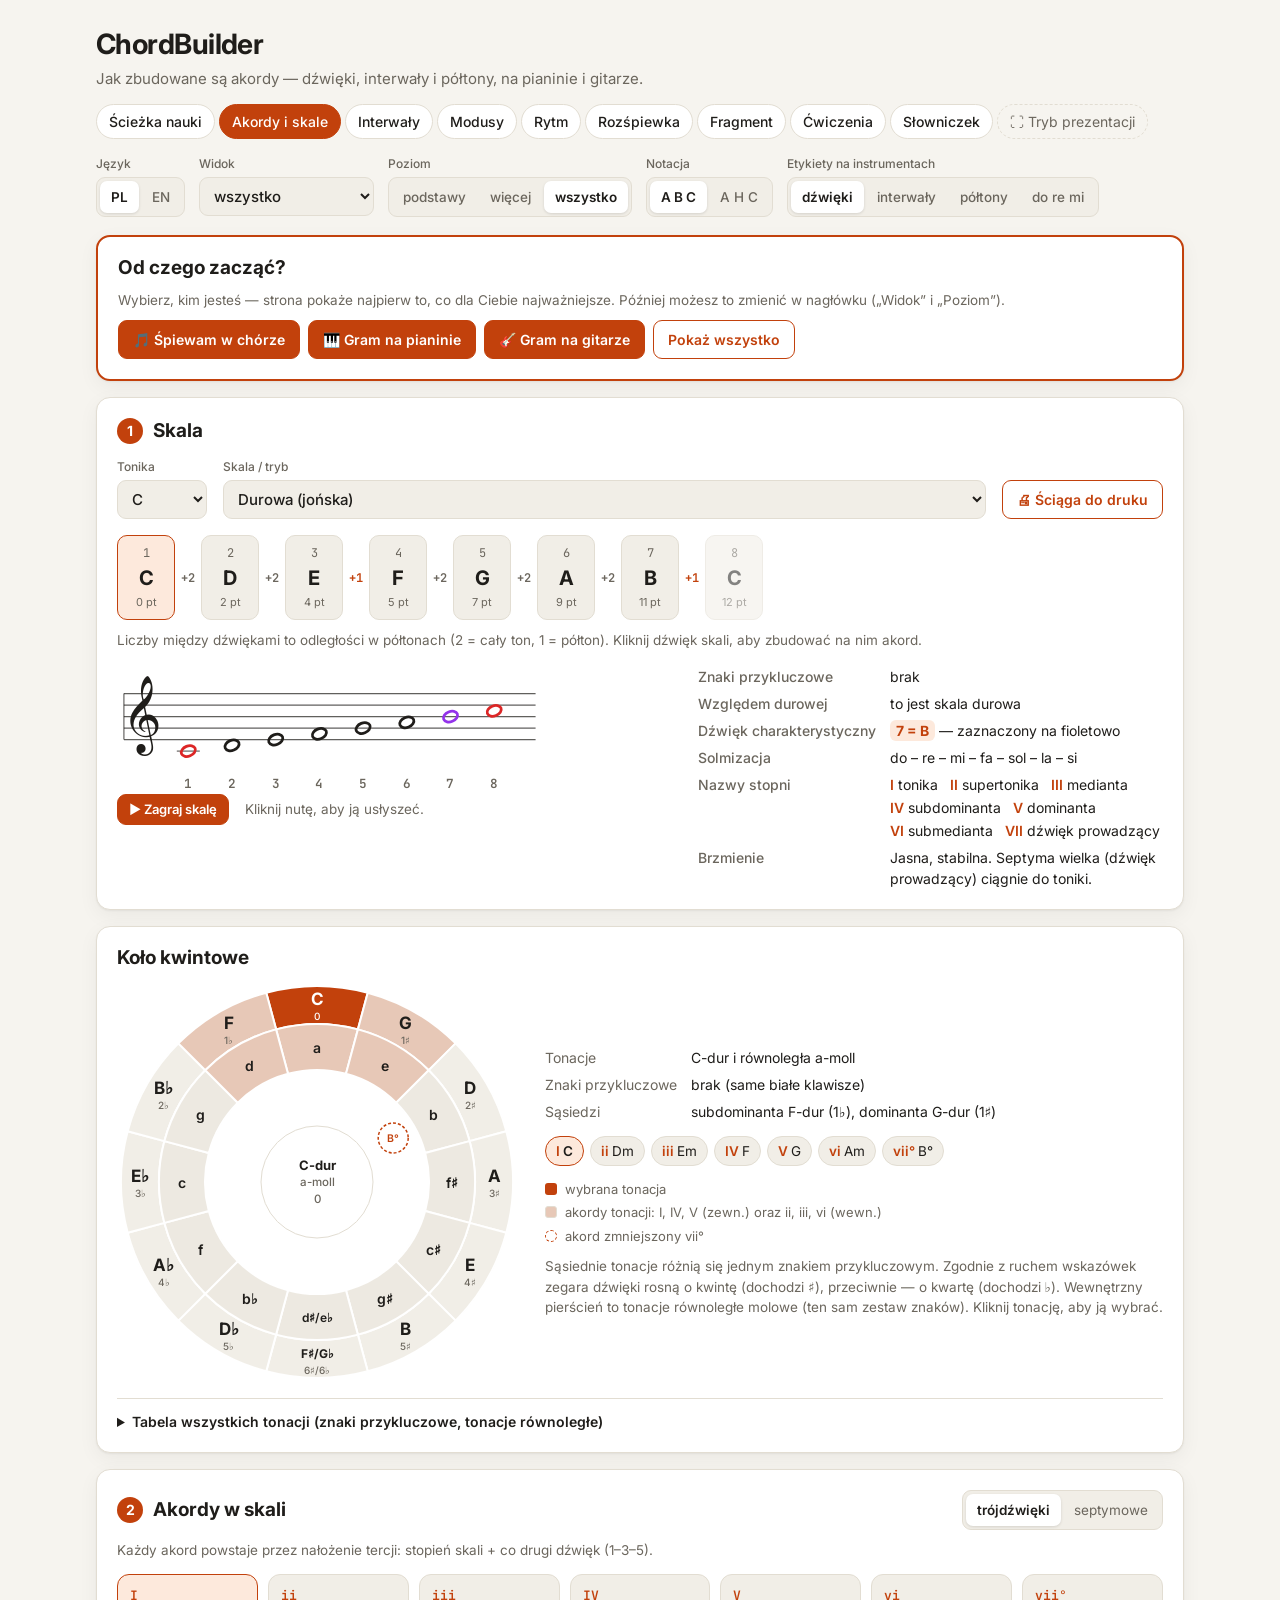
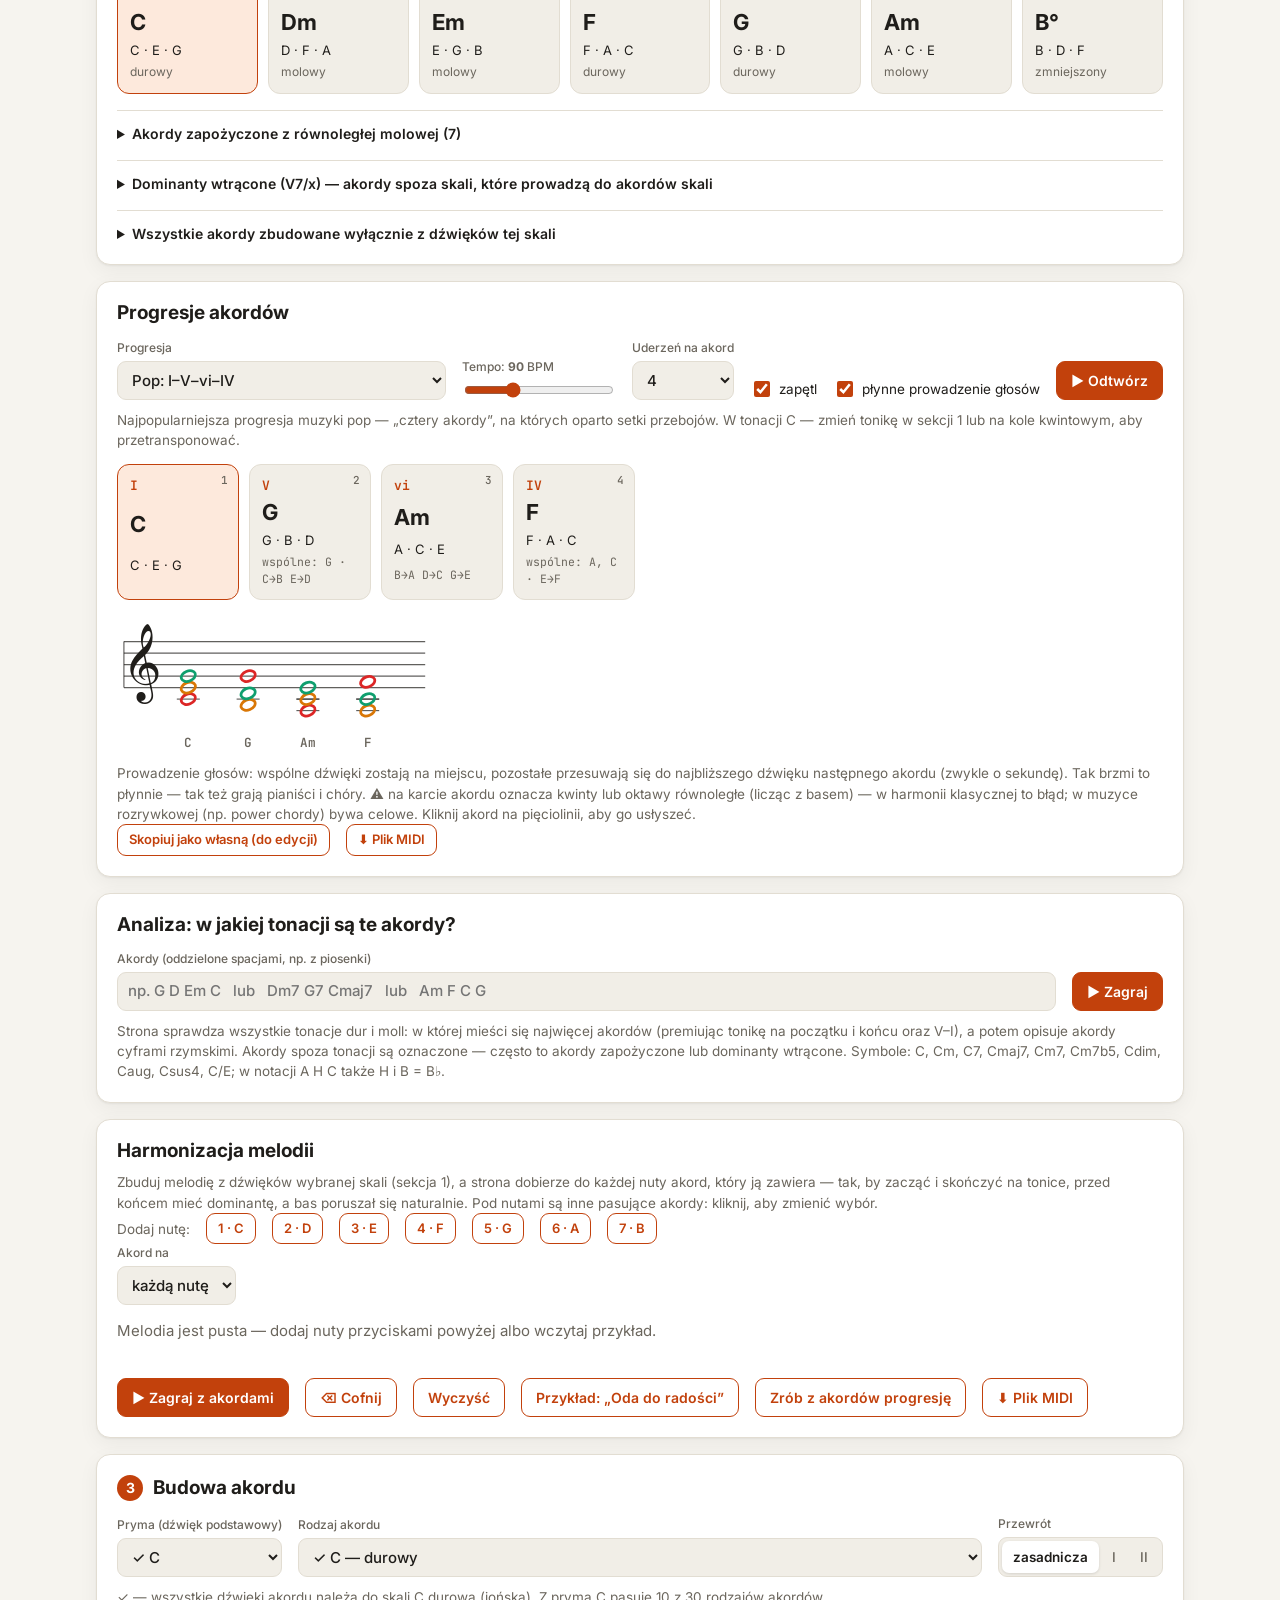
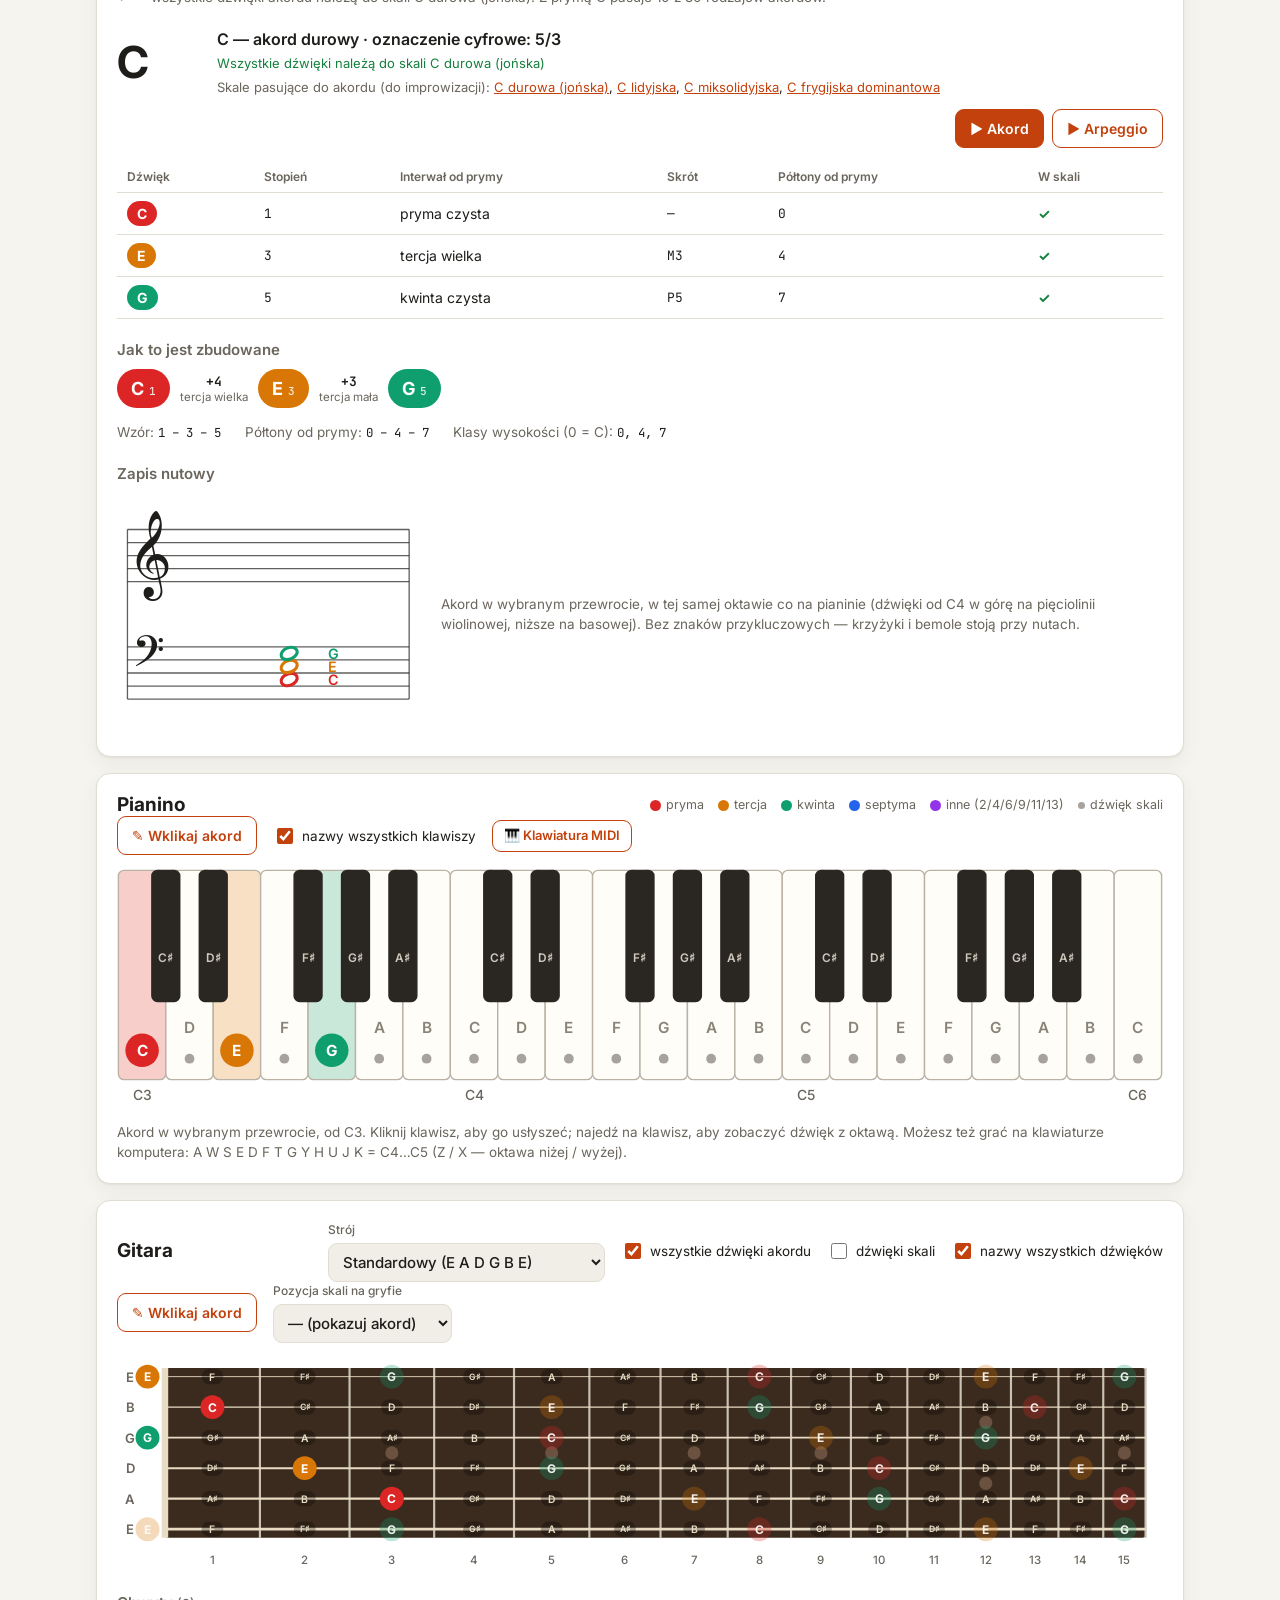
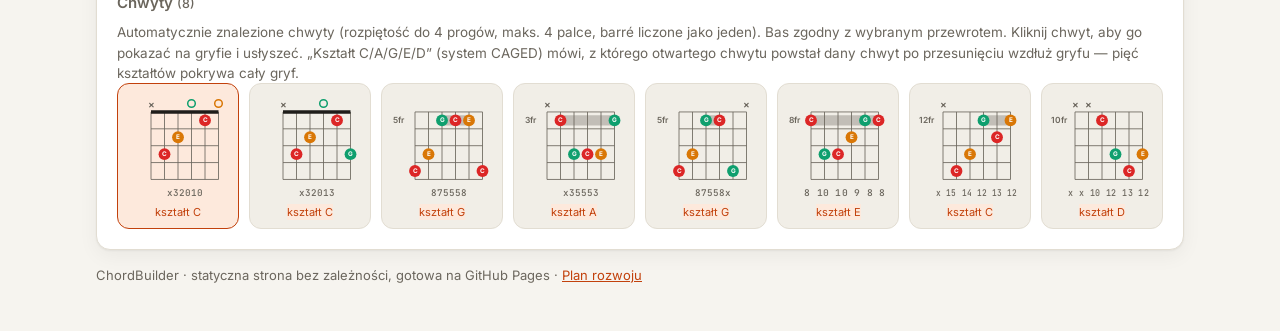
<file: index.html>
<!doctype html>
<html lang="pl">
<head>
  <meta charset="utf-8">
  <meta name="viewport" content="width=device-width, initial-scale=1">
  <title>ChordBuilder — budowa akordów</title>
  <meta name="description" content="Interaktywna strona pokazująca, jak budowane są akordy w różnych skalach: dźwięki, interwały, półtony, wizualizacja na pianinie i gitarze.">
  <link rel="icon" href="icons/icon.svg" type="image/svg+xml">
  <link rel="apple-touch-icon" href="icons/apple-touch-icon.png">
  <link rel="manifest" href="manifest.webmanifest">
  <meta name="theme-color" content="#c2410c">
  <meta name="apple-mobile-web-app-capable" content="yes">
  <meta name="apple-mobile-web-app-title" content="ChordBuilder">
  <link rel="preconnect" href="https://fonts.googleapis.com">
  <link rel="preconnect" href="https://fonts.gstatic.com" crossorigin>
  <link href="https://fonts.googleapis.com/css2?family=Inter:wght@400;500;600;700&family=JetBrains+Mono:wght@500&family=Noto+Music&display=swap" rel="stylesheet">
  <link rel="stylesheet" href="css/style.css">
</head>
<body>
  <header class="site-header">
    <div class="wrap header-inner">
      <div>
        <h1>ChordBuilder</h1>
        <p class="tagline">Jak zbudowane są akordy — dźwięki, interwały i półtony, na pianinie i gitarze.</p>
        <nav class="site-nav" aria-label="Działy">
          <a href="learn.html">Ścieżka nauki</a>
          <a href="./" aria-current="page">Akordy i skale</a>
          <a href="intervals.html">Interwały</a>
          <a href="modes.html">Modusy</a>
          <a href="rhythm.html">Rytm</a>
          <a href="warmup.html">Rozśpiewka</a>
          <a href="practice.html">Fragment</a>
          <a href="quiz.html">Ćwiczenia</a>
          <a href="glossary.html">Słowniczek</a>
        </nav>
      </div>
      <div class="settings">
        <label class="field">
          <span>Widok</span>
          <select id="profile" aria-label="Dla kogo dopasować stronę"></select>
        </label>
        <label class="field" id="voice-field">
          <span>Mój głos</span>
          <select id="voice" aria-label="Głos w chórze"></select>
        </label>
        <label class="field">
          <span>Poziom</span>
          <div class="seg" id="level" role="radiogroup" aria-label="Ile narzędzi pokazać">
            <button type="button" data-value="1" title="Skala, akordy w skali, budowa akordu, pianino">podstawy</button>
            <button type="button" data-value="2" title="+ koło kwintowe, progresje, gitara">więcej</button>
            <button type="button" data-value="3" title="+ akordy zapożyczone, dominanty wtrącone, analiza, harmonizacja, MIDI">wszystko</button>
          </div>
        </label>
        <label class="field">
          <span>Notacja</span>
          <div class="seg" id="notation" role="radiogroup" aria-label="Notacja nazw dźwięków">
            <button type="button" data-value="intl" title="Międzynarodowa: … A B C">A B C</button>
            <button type="button" data-value="H" title="Polska/niemiecka: … A H C, B = B♭">A H C</button>
          </div>
        </label>
        <label class="field">
          <span>Etykiety na instrumentach</span>
          <div class="seg" id="labels" role="radiogroup" aria-label="Etykiety">
            <button type="button" data-value="note">dźwięki</button>
            <button type="button" data-value="interval">interwały</button>
            <button type="button" data-value="semi">półtony</button>
            <button type="button" data-value="solfa" title="Solmizacja względna: do = tonika skali">do re mi</button>
          </div>
        </label>
      </div>
    </div>
  </header>

  <main class="wrap">
    <section class="card welcome" id="welcome" hidden>
      <div id="welcome-start">
        <h2>Od czego zacząć?</h2>
        <p class="hint">Wybierz, kim jesteś — strona pokaże najpierw to, co dla Ciebie najważniejsze. Później możesz to zmienić w nagłówku („Widok” i „Poziom”).</p>
        <div class="welcome-btns">
          <button type="button" class="btn" data-profile="choir">🎵 Śpiewam w chórze</button>
          <button type="button" class="btn" data-profile="piano">🎹 Gram na pianinie</button>
          <button type="button" class="btn" data-profile="guitar">🎸 Gram na gitarze</button>
          <button type="button" class="btn ghost" data-profile="all">Pokaż wszystko</button>
        </div>
      </div>
      <div id="welcome-voice" hidden>
        <h2>Jaki głos śpiewasz?</h2>
        <p class="hint">Ćwiczenia czytania nut i słuchu dopasują się do zakresu Twojego głosu.</p>
        <div class="welcome-btns">
          <button type="button" class="btn" data-voice="S">sopran</button>
          <button type="button" class="btn" data-voice="A">alt</button>
          <button type="button" class="btn" data-voice="T">tenor</button>
          <button type="button" class="btn" data-voice="B">bas</button>
          <button type="button" class="btn ghost" data-voice="">różnie / nie wiem</button>
        </div>
      </div>
      <div id="welcome-next" hidden>
        <h2>Gotowe</h2>
        <p class="hint">Strona pokazuje teraz podstawy: skalę, akordy i pianino, z polskimi nazwami dźwięków. Dla chórzystów przygotowaliśmy osobną ścieżkę nauki — od czytania partytury do kadencji.</p>
        <div class="welcome-btns">
          <a class="btn" href="learn.html#path=choir">Ścieżka „Dla chóru” →</a>
          <button type="button" class="btn ghost" data-close>Zostań tutaj</button>
        </div>
      </div>
    </section>

    <section class="card" id="scale-section">
      <h2><span class="step">1</span> Skala</h2>
      <div class="controls">
        <label class="field"><span>Tonika</span><select id="tonic"></select></label>
        <label class="field grow"><span>Skala / tryb</span><select id="scale"></select></label>
        <a class="btn ghost" id="sheet-link" href="sheet.html" target="_blank" rel="noopener" title="Wszystkie akordy skali na jednej stronie — do wydruku lub zapisu jako PDF">🖨 Ściąga do druku</a>
      </div>
      <div id="scale-notes" class="scale-notes" aria-live="polite"></div>
      <p class="hint">Liczby między dźwiękami to odległości w półtonach (2 = cały ton, 1 = półton). Kliknij dźwięk skali, aby zbudować na nim akord.</p>
      <div class="scale-extra">
        <div>
          <div id="scale-staff" class="melody-wrap"></div>
          <div class="controls tight">
            <button type="button" class="btn small" id="play-scale">▶ Zagraj skalę</button>
            <span class="hint" style="margin:0">Kliknij nutę, aby ją usłyszeć.</span>
          </div>
        </div>
        <dl id="scale-info" class="info-dl"></dl>
      </div>
    </section>

    <section class="card" id="circle-section" data-lv="2">
      <h2>Koło kwintowe</h2>
      <div class="circle-layout">
        <div id="circle" class="circle-wrap"></div>
        <div class="circle-info">
          <div id="circle-info"></div>
          <ul class="circle-legend">
            <li><i class="sw active"></i> wybrana tonacja</li>
            <li><i class="sw dia"></i> akordy tonacji: I, IV, V (zewn.) oraz ii, iii, vi (wewn.)</li>
            <li><i class="sw dim"></i> akord zmniejszony vii°</li>
          </ul>
          <p class="hint">Sąsiednie tonacje różnią się jednym znakiem przykluczowym. Zgodnie z ruchem wskazówek zegara dźwięki rosną o kwintę (dochodzi ♯), przeciwnie — o kwartę (dochodzi ♭). Wewnętrzny pierścień to tonacje równoległe molowe (ten sam zestaw znaków). Kliknij tonację, aby ją wybrać.</p>
        </div>
      </div>
      <details class="fitting" id="keys-table-wrap">
        <summary>Tabela wszystkich tonacji (znaki przykluczowe, tonacje równoległe)</summary>
        <div class="table-wrap"><table class="chord-table keys-table"><thead><tr><th>Znaki</th><th>Tonacja durowa</th><th>Równoległa molowa</th><th>Znaki po kolei</th><th>Zapis</th></tr></thead><tbody id="keys-table"></tbody></table></div>
        <p class="hint">Kolejność krzyżyków: F C G D A E H (B) — „fis, cis, gis…”; bemoli odwrotnie: B (H♭) E A D G C F — „b, es, as…”. Tonacje z 5–7 znakami mają odpowiedniki enharmoniczne (np. H-dur = Ces-dur). Kliknij wiersz, aby wybrać tonację.</p>
      </details>
    </section>

    <section class="card" id="chords-section">
      <div class="card-head">
        <h2><span class="step">2</span> Akordy w skali</h2>
        <div class="seg" id="chord-size" role="radiogroup" aria-label="Rodzaj akordów diatonicznych">
          <button type="button" data-value="3">trójdźwięki</button>
          <button type="button" data-value="4">septymowe</button>
        </div>
      </div>
      <p class="hint" id="diatonic-hint"></p>
      <div id="diatonic" class="diatonic"></div>
      <details class="fitting" id="borrowed-wrap" data-lv="3">
        <summary id="borrowed-summary">Akordy zapożyczone z tonacji jednoimiennej</summary>
        <p class="hint" id="borrowed-hint"></p>
        <div id="borrowed" class="chips"></div>
      </details>
      <details class="fitting" id="secdom-wrap" data-lv="3">
        <summary>Dominanty wtrącone (V7/x) — akordy spoza skali, które prowadzą do akordów skali</summary>
        <p class="hint">Każdy akord durowy lub molowy w tonacji może mieć „własną” dominantę: akord septymowy kwintę wyżej, który do niego prowadzi — tak jak V7 prowadzi do I. Zawiera dźwięk spoza skali (zwykle podwyższony), który działa jak dźwięk prowadzący do prymy celu.</p>
        <div id="secdom" class="secdom"></div>
      </details>
      <details class="fitting" data-lv="3">
        <summary>Wszystkie akordy zbudowane wyłącznie z dźwięków tej skali</summary>
        <div id="fitting"></div>
      </details>
    </section>

    <section class="card" id="prog-section" data-lv="2">
      <h2>Progresje akordów</h2>
      <div class="controls">
        <label class="field grow"><span>Progresja</span><select id="prog"></select></label>
        <label class="field"><span>Tempo: <b id="bpm-val"></b> BPM</span><input type="range" id="bpm" min="50" max="180" step="5"></label>
        <label class="field"><span>Uderzeń na akord</span>
          <select id="beats"><option value="1">1</option><option value="2">2</option><option value="4">4</option></select>
        </label>
        <label class="check"><input type="checkbox" id="loop"> zapętl</label>
        <label class="check" title="Każdy akord w takim przewrocie, by głosy przesuwały się jak najmniej"><input type="checkbox" id="smooth"> płynne prowadzenie głosów</label>
        <button type="button" class="btn" id="prog-play">▶ Odtwórz</button>
      </div>
      <p class="hint" id="prog-desc"></p>
      <div id="prog-steps" class="prog-steps"></div>
      <div id="prog-vl" class="prog-vl" hidden>
        <div id="prog-staff" class="melody-wrap"></div>
        <p class="hint">Prowadzenie głosów: wspólne dźwięki zostają na miejscu, pozostałe przesuwają się do najbliższego dźwięku następnego akordu (zwykle o sekundę). Tak brzmi to płynnie — tak też grają pianiści i chóry. ⚠ na karcie akordu oznacza kwinty lub oktawy równoległe (licząc z basem) — w harmonii klasycznej to błąd; w muzyce rozrywkowej (np. power chordy) bywa celowe. Kliknij akord na pięciolinii, aby go usłyszeć.</p>
      </div>
      <div class="controls tight prog-tools" id="prog-tools"></div>
    </section>

    <section class="card" id="analysis-section" data-lv="3">
      <h2>Analiza: w jakiej tonacji są te akordy?</h2>
      <div class="controls">
        <label class="field grow"><span>Akordy (oddzielone spacjami, np. z piosenki)</span>
          <input type="text" id="an-input" class="text-input" placeholder="np. G D Em C   lub   Dm7 G7 Cmaj7   lub   Am F C G" autocomplete="off" spellcheck="false"></label>
        <button type="button" class="btn" id="an-play">▶ Zagraj</button>
      </div>
      <div id="an-result" class="an-result" aria-live="polite"></div>
      <p class="hint">Strona sprawdza wszystkie tonacje dur i moll: w której mieści się najwięcej akordów (premiując tonikę na początku i końcu oraz V–I), a potem opisuje akordy cyframi rzymskimi. Akordy spoza tonacji są oznaczone — często to akordy zapożyczone lub dominanty wtrącone. Symbole: C, Cm, C7, Cmaj7, Cm7, Cm7b5, Cdim, Caug, Csus4, C/E; w notacji A H C także H i B = B♭.</p>
    </section>

    <section class="card" id="harm-section" data-lv="3">
      <h2>Harmonizacja melodii</h2>
      <p class="hint" id="harm-hint">Zbuduj melodię z dźwięków wybranej skali (sekcja 1), a strona dobierze do każdej nuty akord, który ją zawiera — tak, by zacząć i skończyć na tonice, przed końcem mieć dominantę, a bas poruszał się naturalnie. Pod nutami są inne pasujące akordy: kliknij, aby zmienić wybór.</p>
      <div class="controls tight below-head" id="harm-keys"></div>
      <div class="controls tight">
        <label class="field"><span>Akord na</span>
          <select id="harm-group"><option value="1">każdą nutę</option><option value="2">co 2 nuty</option><option value="4">co 4 nuty</option></select></label>
      </div>
      <div id="harm-staff" class="melody-wrap"></div>
      <div id="harm-alts" class="harm-alts"></div>
      <div class="controls tight">
        <button type="button" class="btn" id="harm-play">▶ Zagraj z akordami</button>
        <button type="button" class="btn ghost" id="harm-undo">⌫ Cofnij</button>
        <button type="button" class="btn ghost" id="harm-clear">Wyczyść</button>
        <button type="button" class="btn ghost" id="harm-example">Przykład: „Oda do radości”</button>
        <button type="button" class="btn ghost" id="harm-toprog">Zrób z akordów progresję</button>
        <button type="button" class="btn ghost" id="harm-midi" title="Melodia z akordami jako plik MIDI">⬇ Plik MIDI</button>
      </div>
    </section>

    <section class="card" id="chord-section">
      <h2><span class="step">3</span> Budowa akordu</h2>
      <div class="controls">
        <label class="field"><span>Pryma (dźwięk podstawowy)</span><select id="chord-root"></select></label>
        <label class="field grow"><span>Rodzaj akordu</span><select id="chord-type"></select></label>
        <div class="field">
          <span>Przewrót</span>
          <div class="seg" id="inversion" role="radiogroup" aria-label="Przewrót akordu"></div>
        </div>
      </div>
      <p class="hint" id="chord-list-hint"></p>

      <div class="chord-head">
        <div class="chord-symbol" id="chord-symbol"></div>
        <div>
          <div class="chord-name" id="chord-name"></div>
          <div class="fit" id="chord-fit"></div>
          <div class="chord-scales" id="chord-scales" data-lv="3" data-not="choir"></div>
        </div>
        <div class="play-group">
          <button type="button" class="btn" id="play-chord" title="Zagraj akord">▶ Akord</button>
          <button type="button" class="btn ghost" id="play-arp" title="Zagraj arpeggio">▶ Arpeggio</button>
        </div>
      </div>

      <div class="table-wrap">
        <table class="chord-table">
          <thead>
            <tr><th>Dźwięk</th><th>Stopień</th><th>Interwał od prymy</th><th>Skrót</th><th>Półtony od prymy</th><th>W skali</th></tr>
          </thead>
          <tbody id="chord-tbody"></tbody>
        </table>
      </div>

      <h3>Jak to jest zbudowane</h3>
      <div id="chord-stack" class="stack"></div>
      <div id="chord-formula" class="formula"></div>

      <h3>Zapis nutowy</h3>
      <div class="staff-row">
        <div id="staff" class="staff-wrap"></div>
        <p class="hint">Akord w wybranym przewrocie, w tej samej oktawie co na pianinie (dźwięki od C4 w górę na pięciolinii wiolinowej, niższe na basowej). Bez znaków przykluczowych — krzyżyki i bemole stoją przy nutach.</p>
      </div>
    </section>

    <section class="card" id="piano-section" data-not="guitar">
      <div class="card-head">
        <h2>Pianino</h2>
        <div class="legend" aria-hidden="true">
          <span><i class="role-root"></i>pryma</span><span><i class="role-third"></i>tercja</span><span><i class="role-fifth"></i>kwinta</span><span><i class="role-seventh"></i>septyma</span><span><i class="role-ext"></i>inne (2/4/6/9/11/13)</span><span><i class="scale-swatch"></i>dźwięk skali</span>
        </div>
      </div>
      <div class="controls tight below-head">
        <button type="button" class="btn ghost" id="input-piano">✎ Wklikaj akord</button>
        <label class="check"><input type="checkbox" id="piano-names"> nazwy wszystkich klawiszy</label>
        <button type="button" class="btn ghost small" id="midi-btn" data-lv="3" data-not="choir" title="Zagraj akord na podłączonej klawiaturze MIDI — strona go rozpozna">🎹 Klawiatura MIDI</button>
        <span class="hint midi-status" id="midi-status"></span>
      </div>
      <div id="piano" class="instrument"></div>
      <div id="recognize-piano" class="recognize" aria-live="polite" hidden></div>
      <p class="hint" id="piano-hint">Akord w wybranym przewrocie, od C3. Kliknij klawisz, aby go usłyszeć; najedź na klawisz, aby zobaczyć dźwięk z oktawą. Możesz też grać na klawiaturze komputera: A W S E D F T G Y H U J K = C4…C5 (Z / X — oktawa niżej / wyżej).</p>
    </section>

    <section class="card" id="guitar-section" data-lv="2" data-not="choir piano">
      <div class="card-head">
        <h2>Gitara</h2>
        <div class="controls tight">
          <label class="field"><span>Strój</span><select id="tuning"></select></label>
          <label class="check"><input type="checkbox" id="show-all"> wszystkie dźwięki akordu</label>
          <label class="check"><input type="checkbox" id="show-scale"> dźwięki skali</label>
          <label class="check"><input type="checkbox" id="fb-names"> nazwy wszystkich dźwięków</label>
        </div>
      </div>
      <div class="controls tight below-head">
        <button type="button" class="btn ghost" id="input-guitar">✎ Wklikaj akord</button>
        <label class="field"><span>Pozycja skali na gryfie</span><select id="scale-pos"></select></label>
        <span class="hint midi-status" id="scale-pos-hint"></span>
      </div>
      <div class="scroll-x"><div id="fretboard" class="instrument"></div></div>
      <div id="recognize-guitar" class="recognize" aria-live="polite" hidden></div>
      <div id="voicings-wrap">
        <h3>Chwyty <small id="voicing-count"></small></h3>
        <p class="hint">Automatycznie znalezione chwyty (rozpiętość do 4 progów, maks. 4 palce, barré liczone jako jeden). Bas zgodny z wybranym przewrotem. Kliknij chwyt, aby go pokazać na gryfie i usłyszeć. „Kształt C/A/G/E/D” (system CAGED) mówi, z którego otwartego chwytu powstał dany chwyt po przesunięciu wzdłuż gryfu — pięć kształtów pokrywa cały gryf.</p>
        <div id="voicings" class="voicings"></div>
      </div>
    </section>
    <p class="hint more-hint" id="more-hint" hidden></p>
  </main>

  <footer class="wrap site-footer">
    <p>ChordBuilder · statyczna strona bez zależności, gotowa na GitHub Pages · <a href="ROADMAP.md">Plan rozwoju</a></p>
  </footer>

  <script src="js/theory.js"></script>
  <script src="js/i18n.js"></script>
  <script src="js/i18n-en.js"></script>
  <script src="js/instruments.js"></script>
  <script src="js/audio.js"></script>
  <script src="js/common.js"></script>
  <script src="js/app.js"></script>
</body>
</html>
</file>
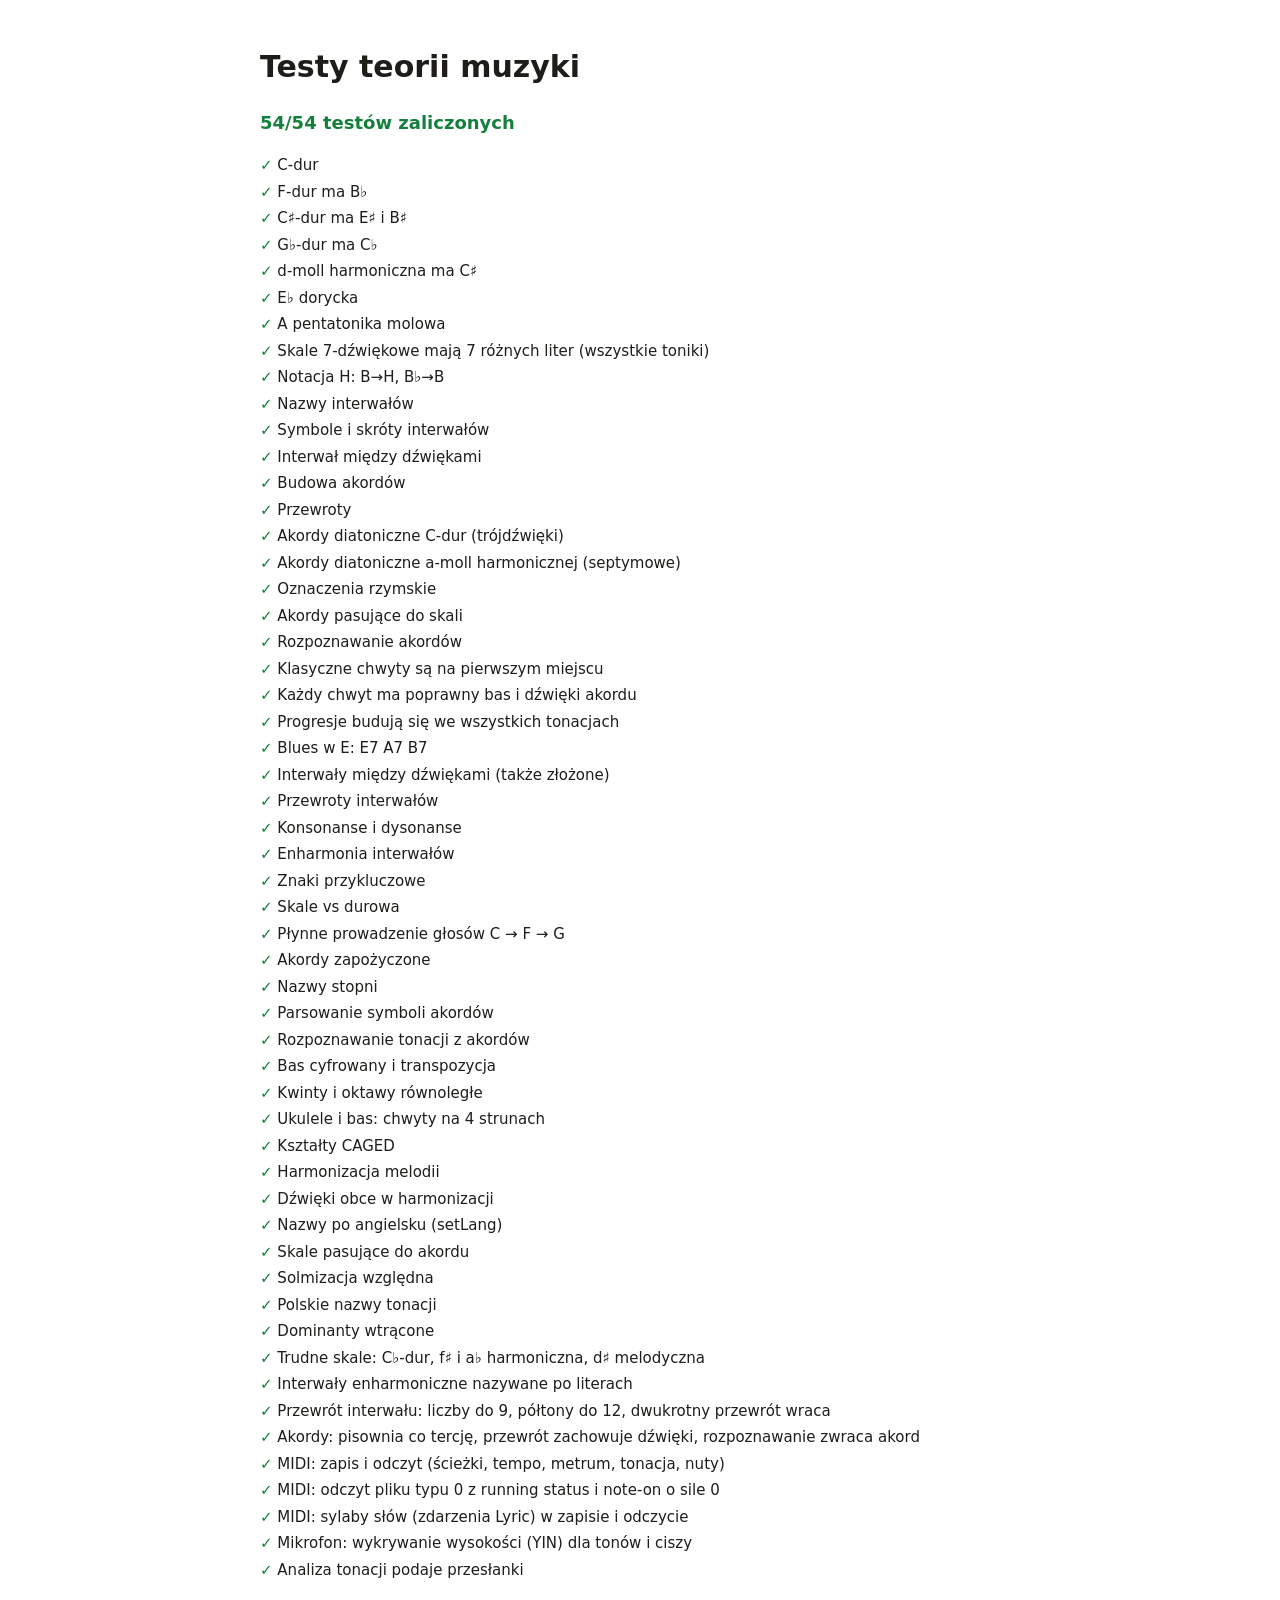
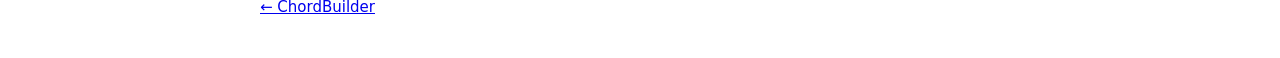
<file: tests/index.html>
<!doctype html>
<html lang="pl">
<head>
  <meta charset="utf-8">
  <meta name="viewport" content="width=device-width, initial-scale=1">
  <title>ChordBuilder — testy</title>
  <style>
    :root { --bg: #fff; --text: #1f1d1a; --ok: #15803d; --no: #b91c1c; --muted: #6b665d; }
    @media (prefers-color-scheme: dark) { :root { --bg: #141311; --text: #f1ede6; --ok: #4ade80; --no: #f87171; --muted: #a39d92; } }
    body { margin: 0; padding: 24px 16px; background: var(--bg); color: var(--text); font: 15px/1.5 system-ui, sans-serif; }
    main { max-width: 760px; margin: 0 auto; }
    li { margin: 4px 0; list-style: none; }
    .ok { color: var(--ok); } .no { color: var(--no); }
    pre { margin: 4px 0 8px 22px; color: var(--muted); white-space: pre-wrap; font-size: 13px; }
    #summary { font-size: 18px; font-weight: 600; }
  </style>
</head>
<body>
  <main>
    <h1>Testy teorii muzyki</h1>
    <p id="summary"></p>
    <ul id="list" style="padding:0"></ul>
    <p><a href="../">← ChordBuilder</a></p>
  </main>
  <script src="../js/theory.js"></script>
  <script src="../js/midi-io.js"></script>
  <script src="../js/pitch-mic.js"></script>
  <script src="theory.test.js"></script>
  <script>
    const results = TheoryTests.run(Theory);
    const failed = results.filter((r) => !r.ok).length;
    const sum = document.getElementById('summary');
    sum.textContent = `${results.length - failed}/${results.length} testów zaliczonych`;
    sum.className = failed ? 'no' : 'ok';
    const list = document.getElementById('list');
    for (const r of results) {
      const li = document.createElement('li');
      li.innerHTML = `<span class="${r.ok ? 'ok' : 'no'}">${r.ok ? '✓' : '✗'}</span> `;
      li.append(r.name);
      if (!r.ok) { const pre = document.createElement('pre'); pre.textContent = r.errors.join('\n'); li.append(pre); }
      list.append(li);
    }
  </script>
</body>
</html>
</file>
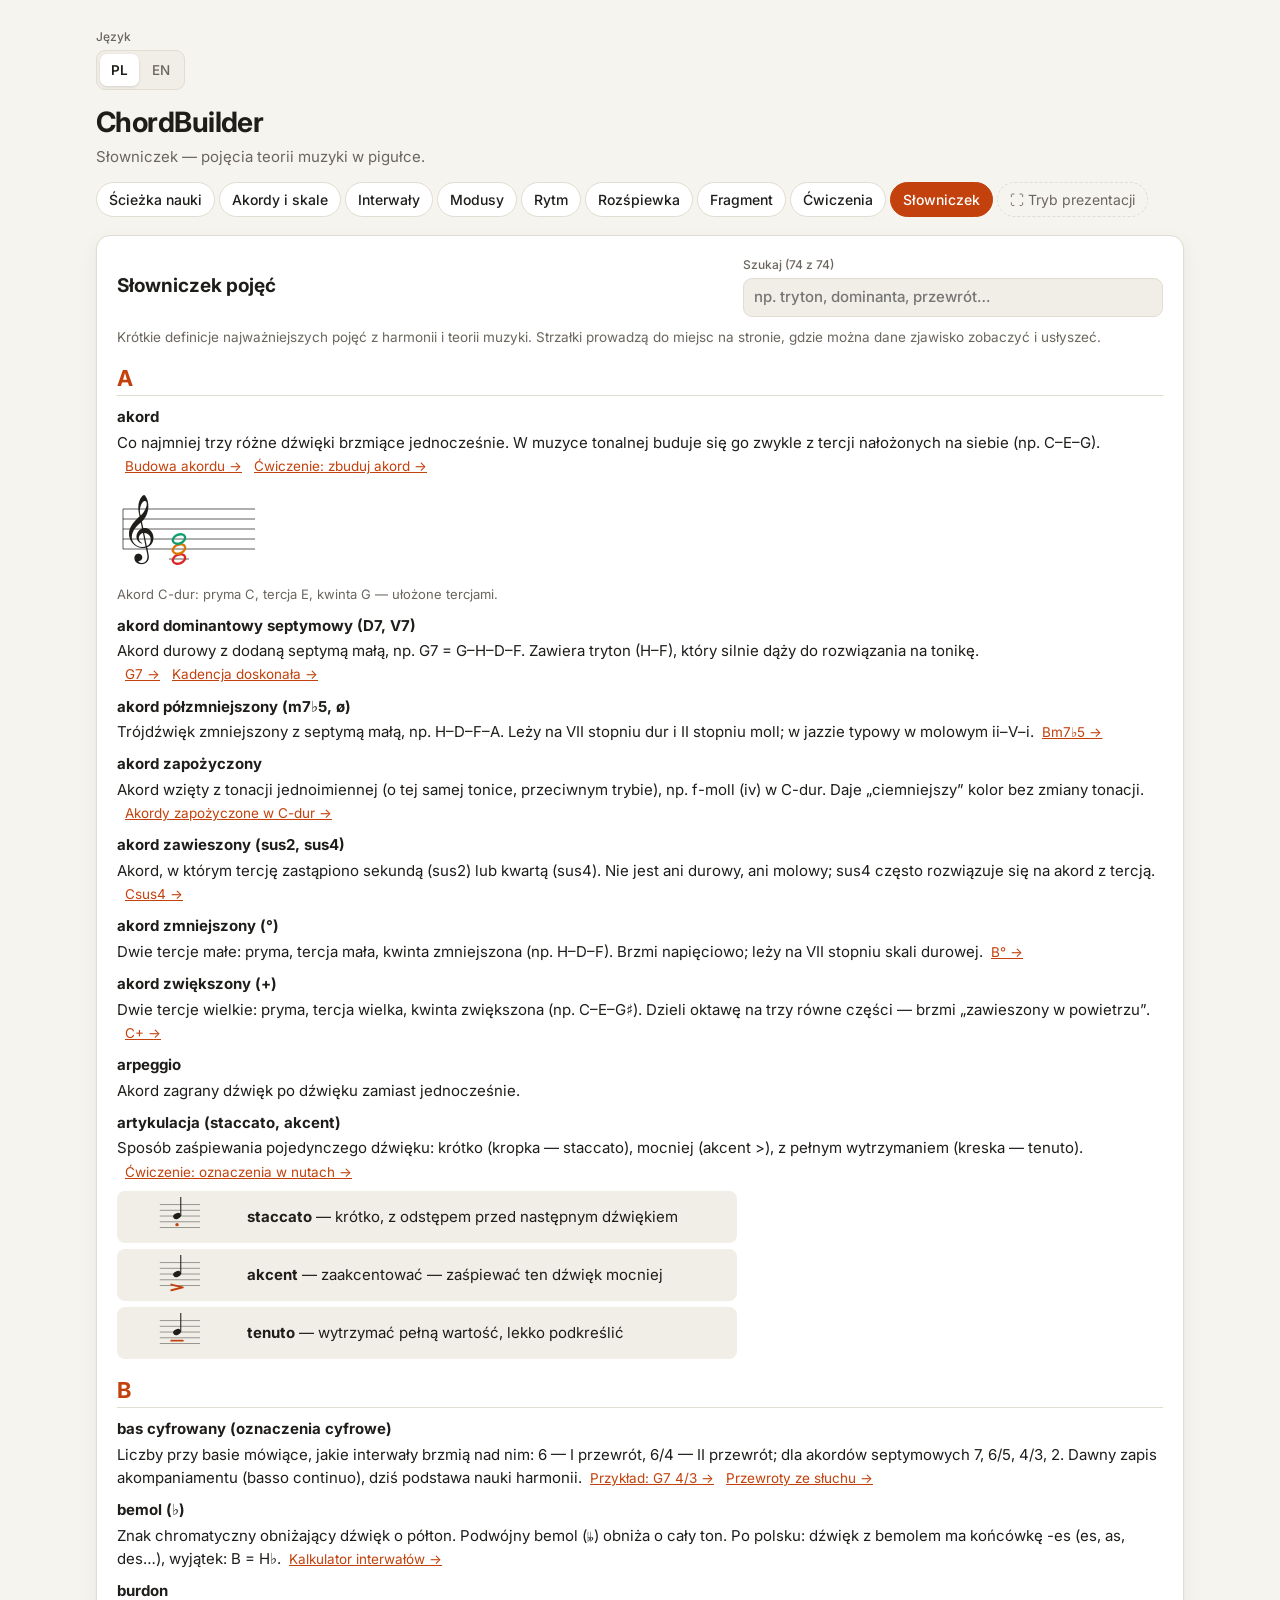
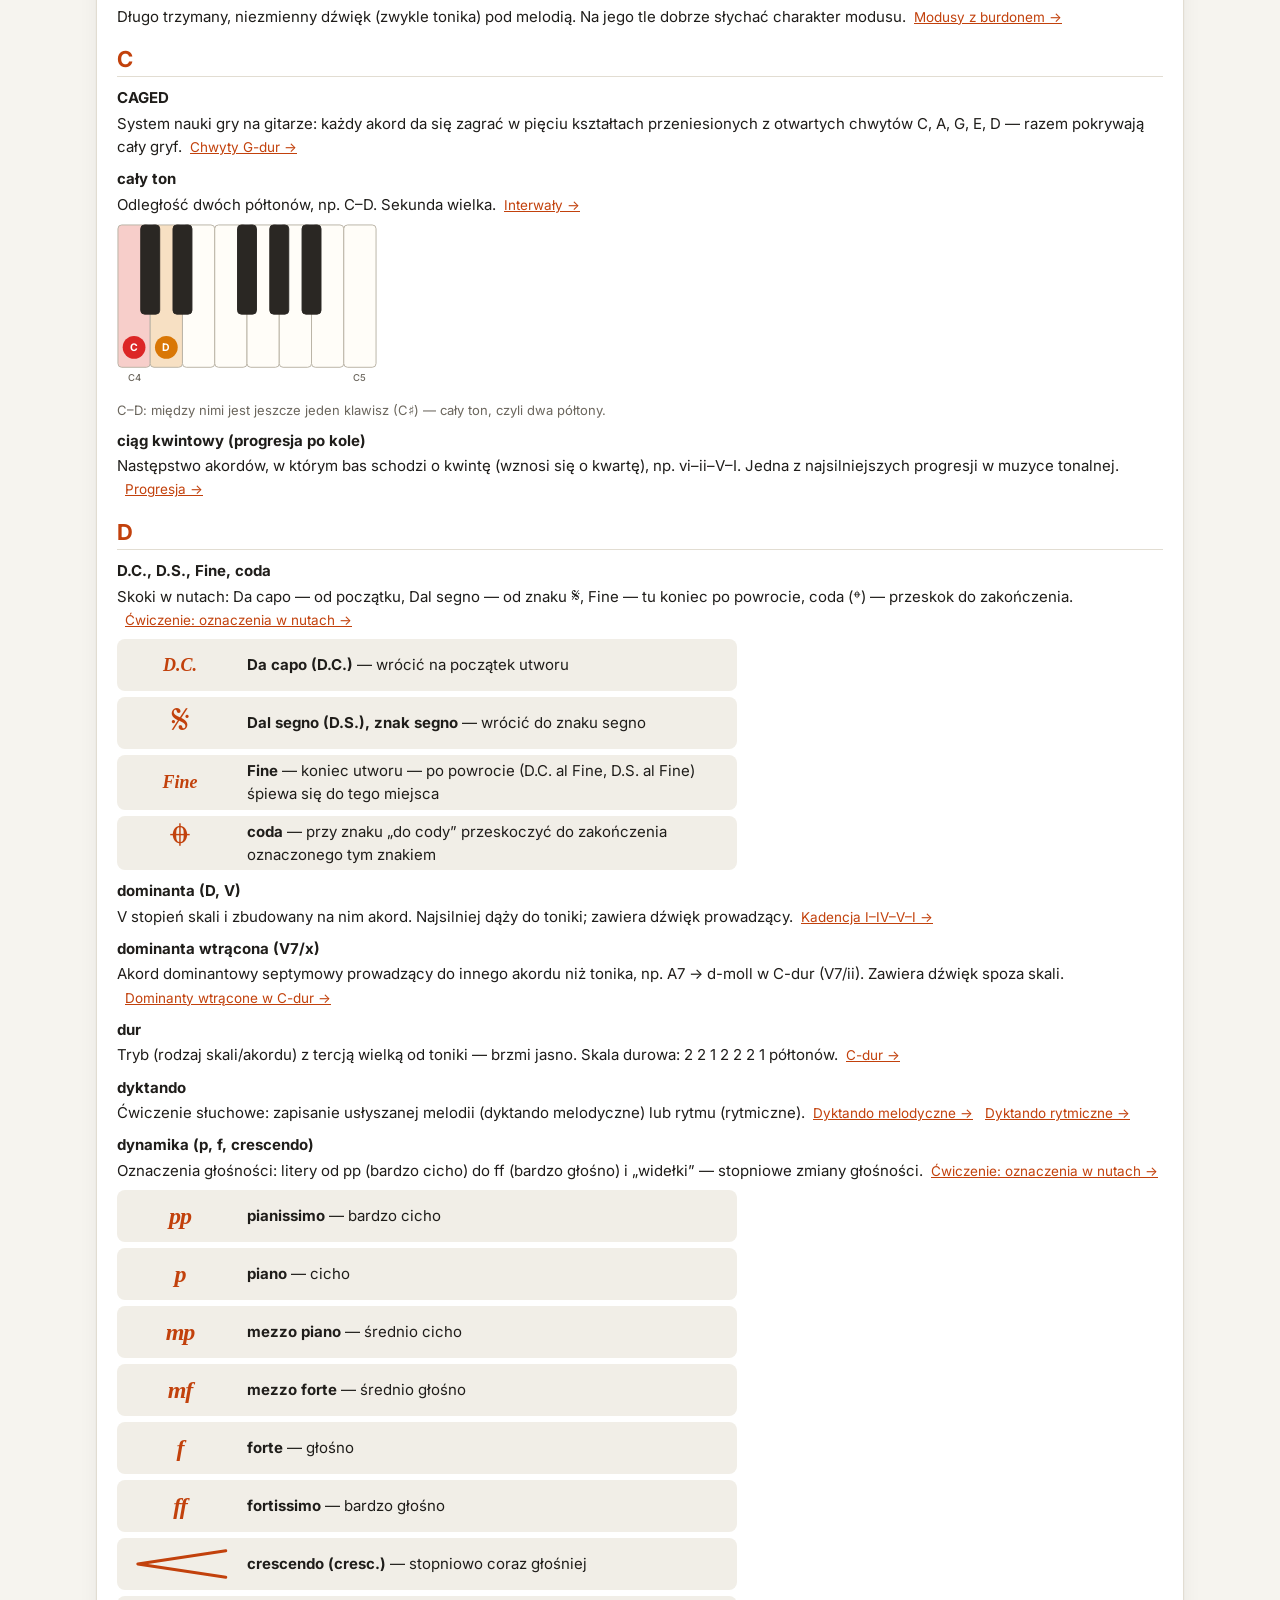
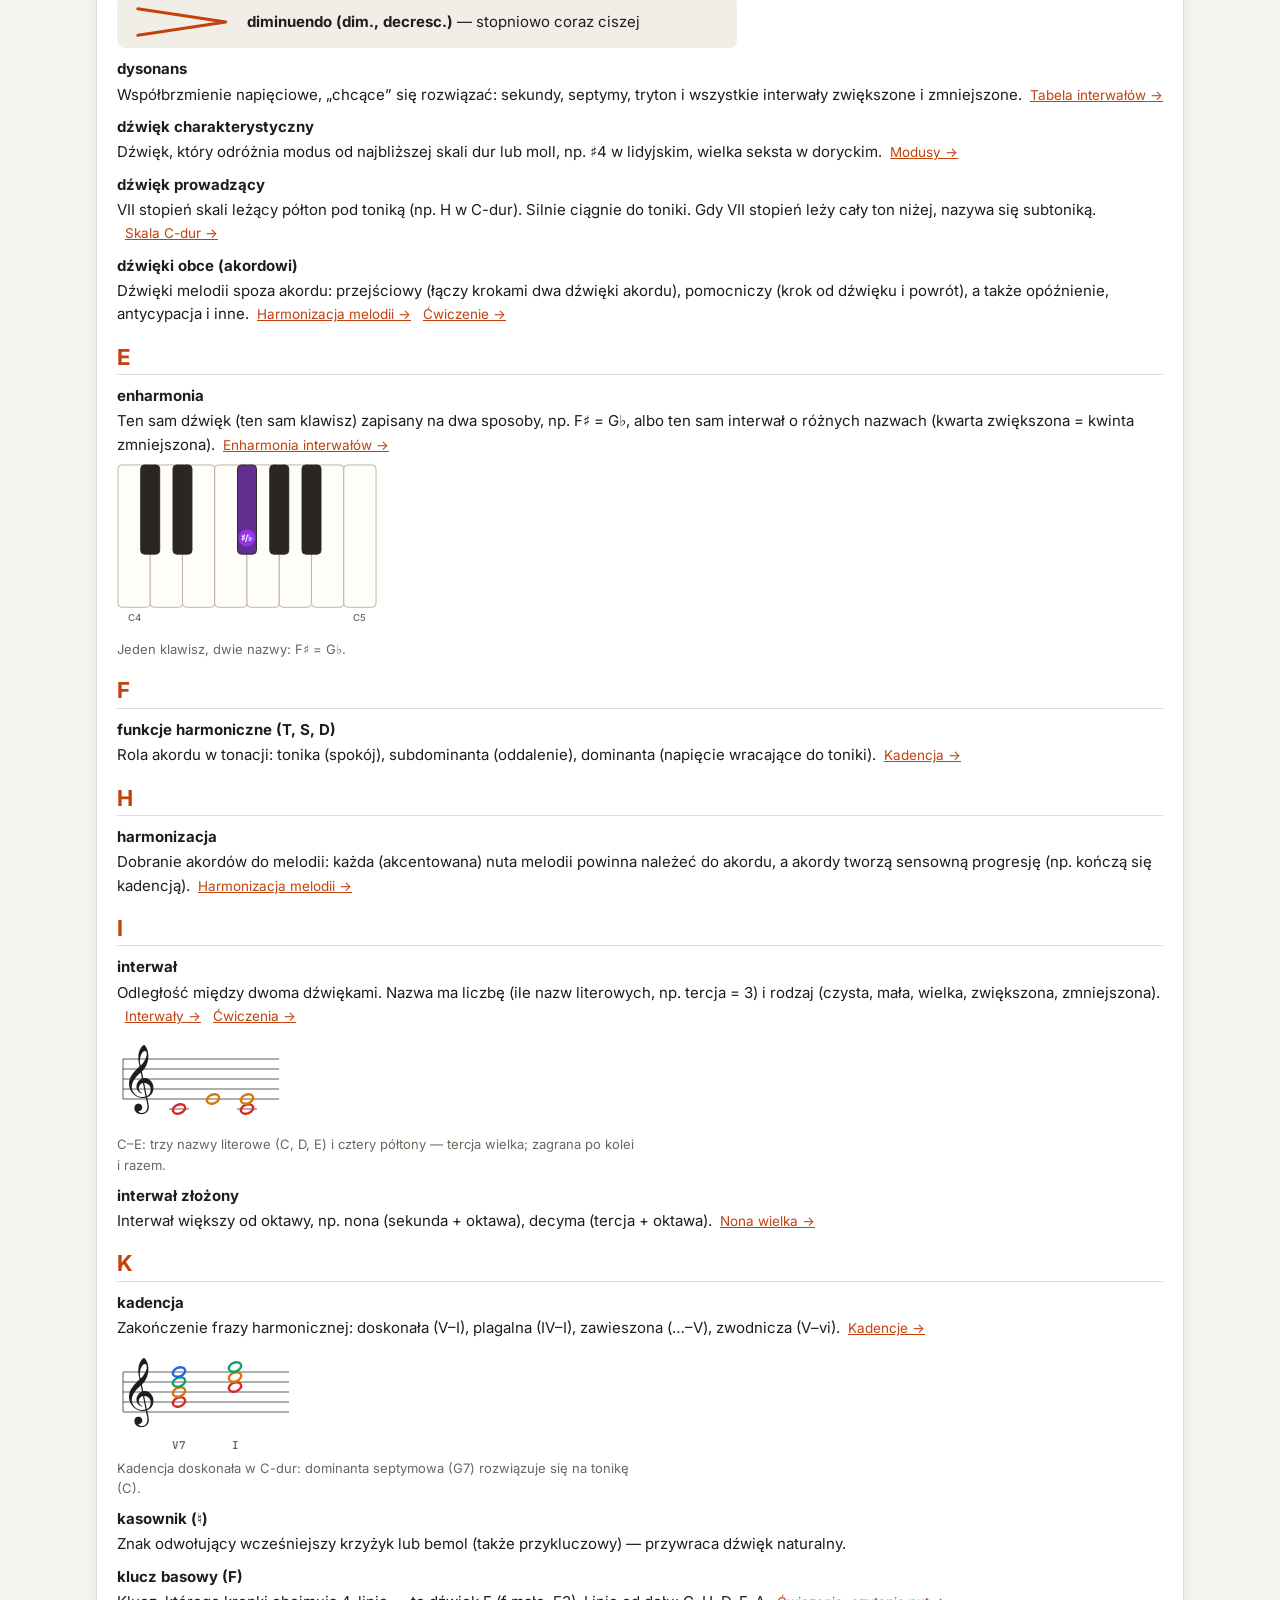
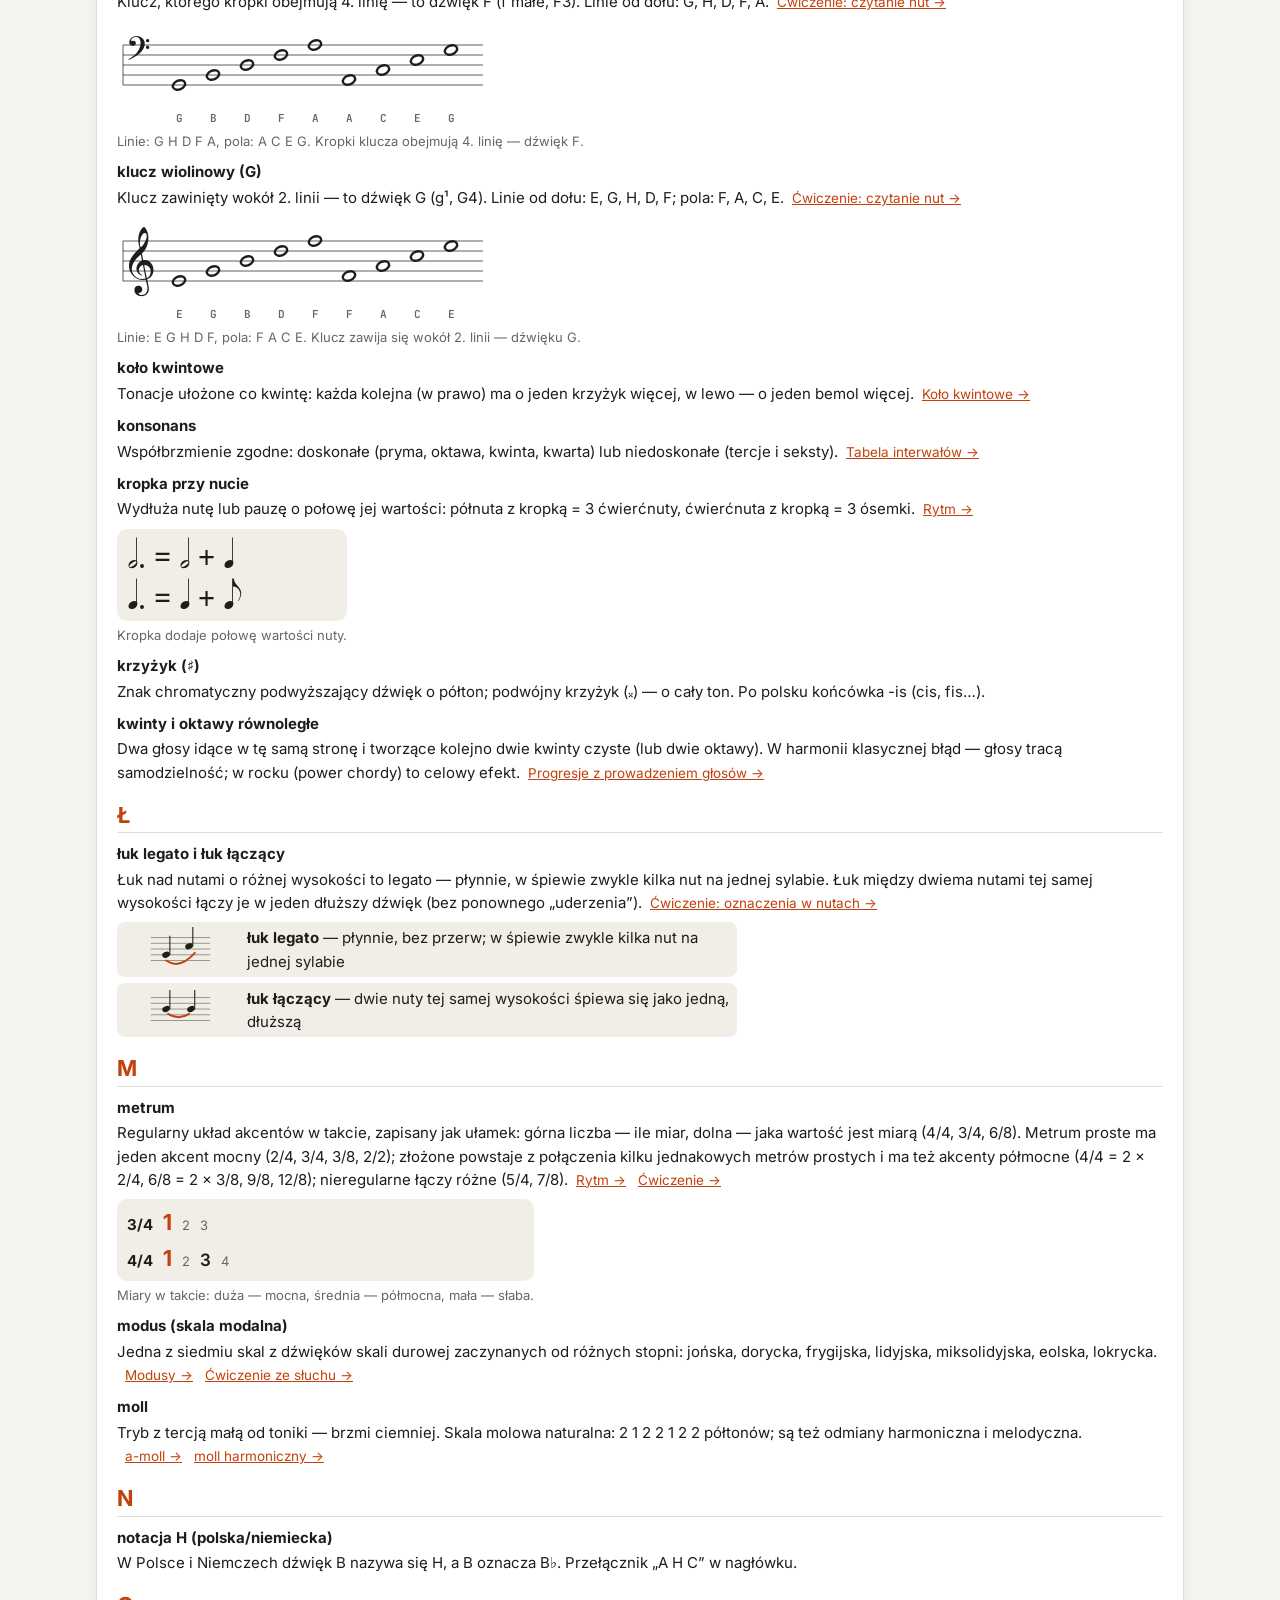
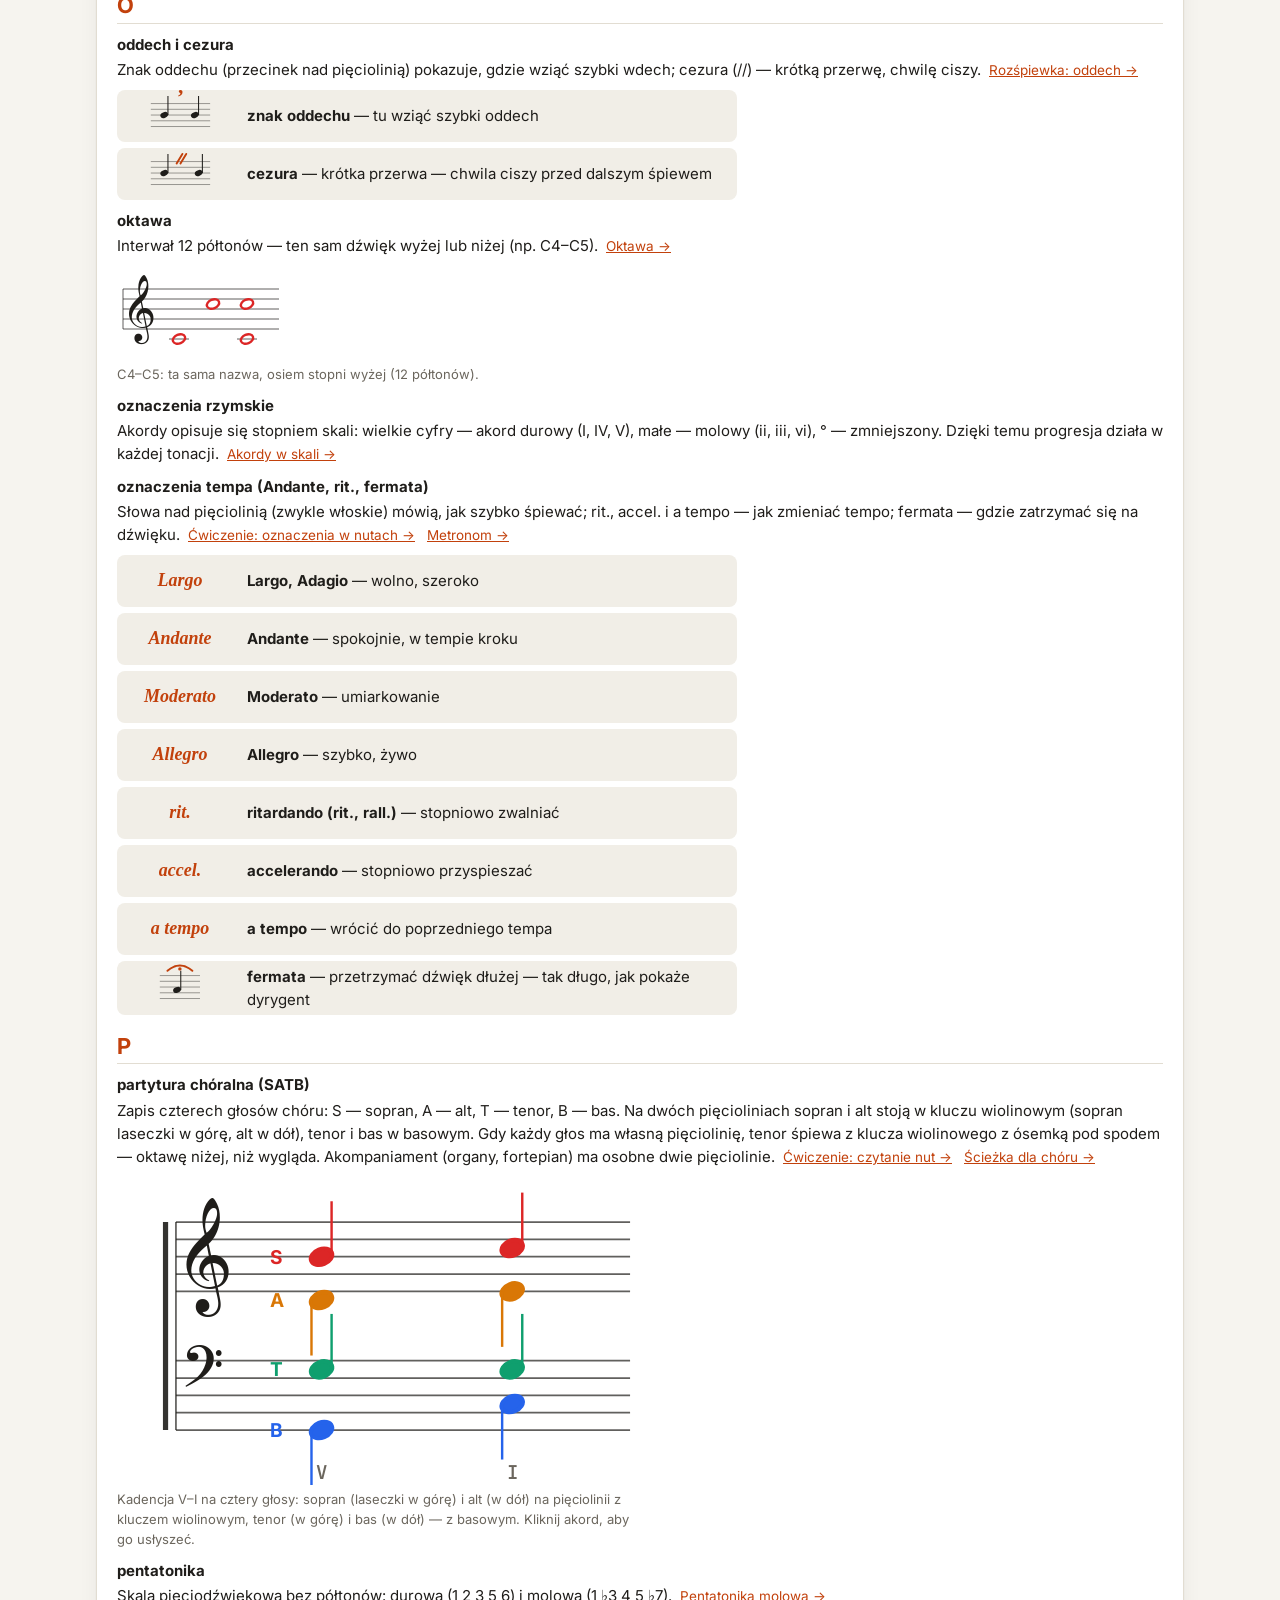
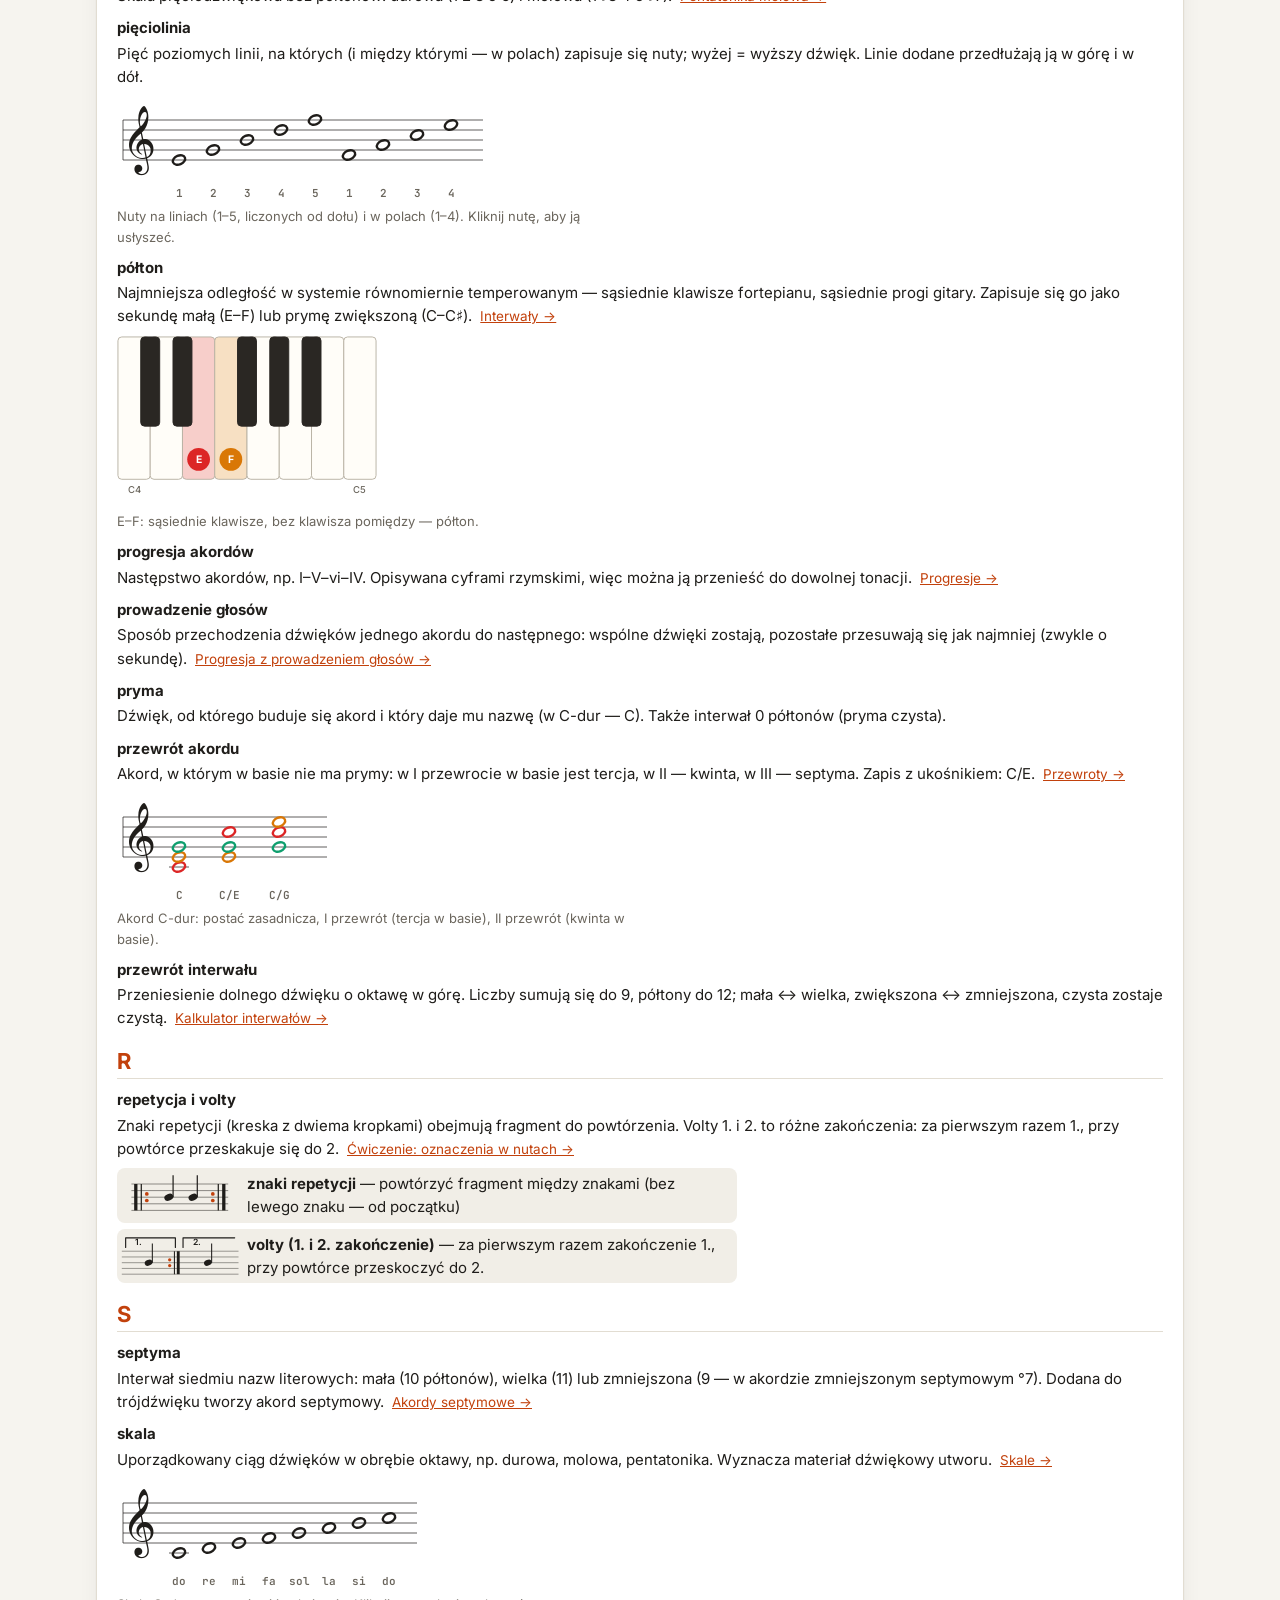
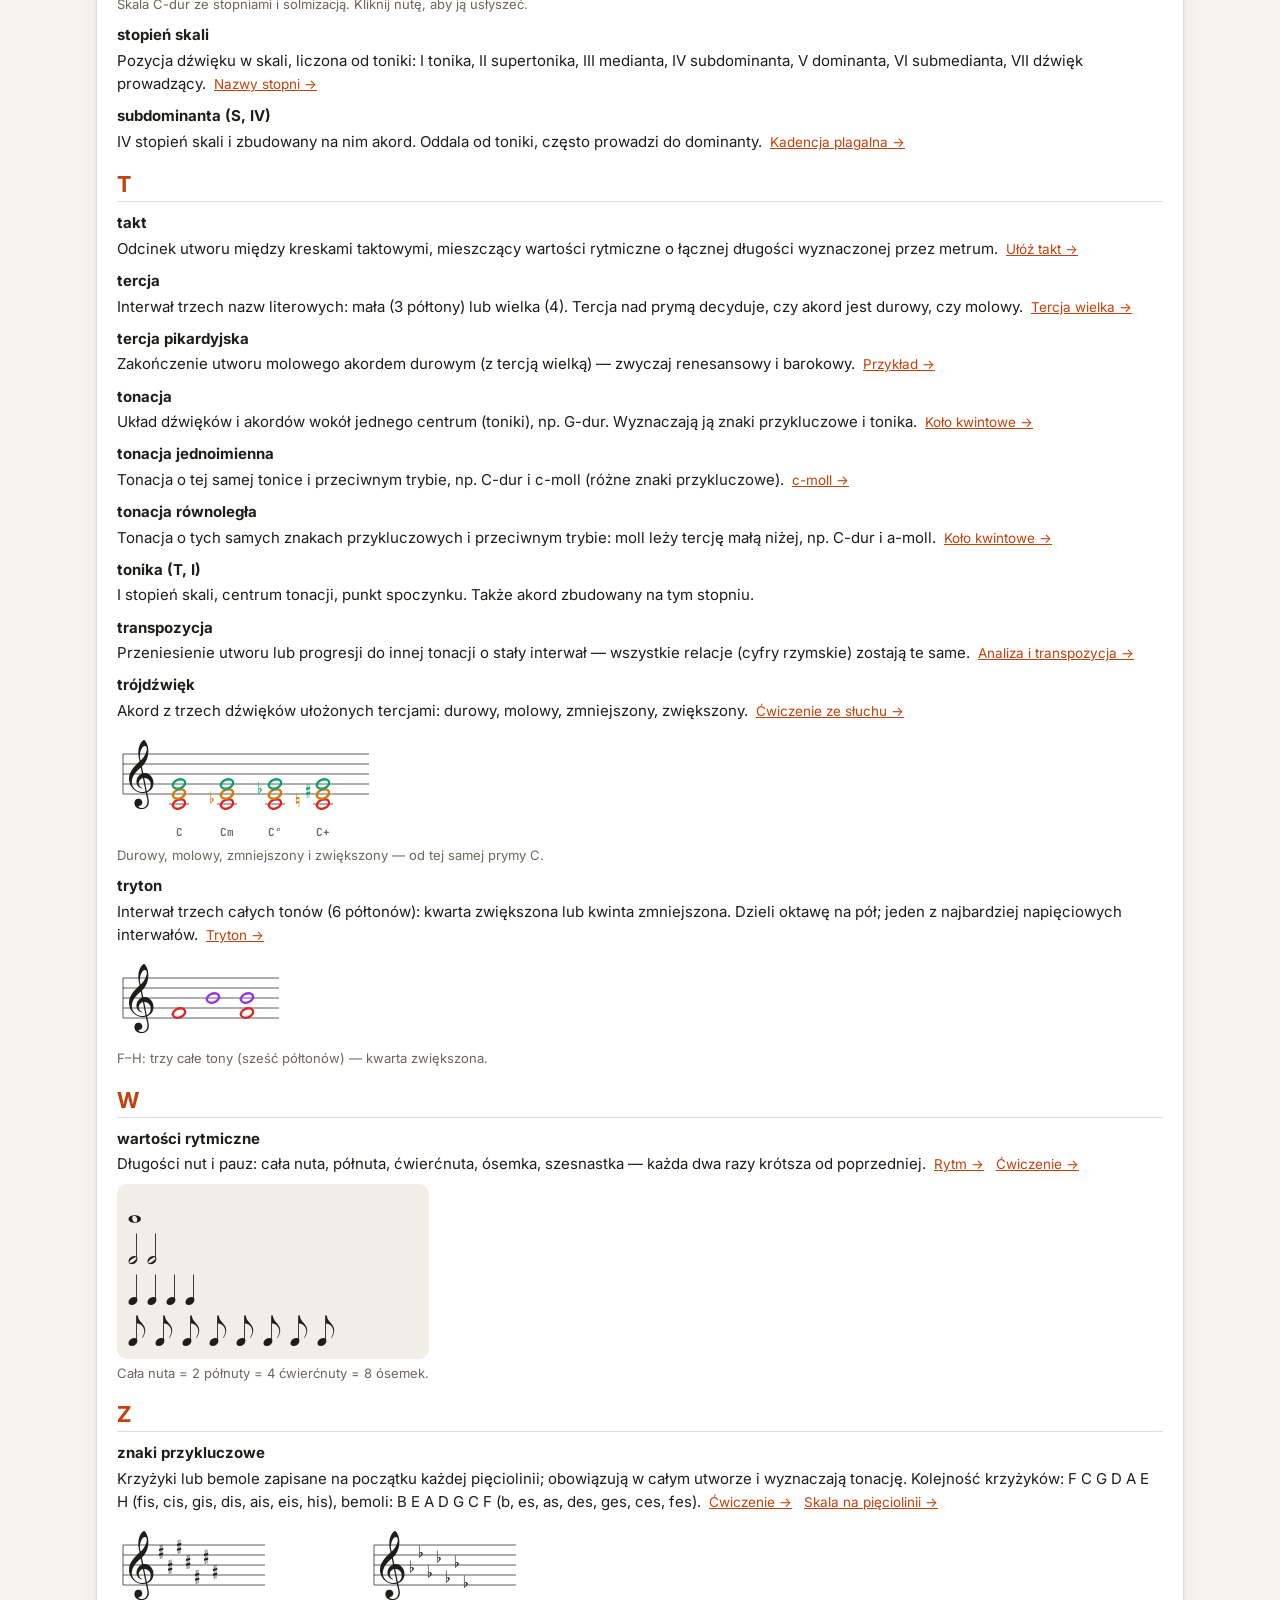
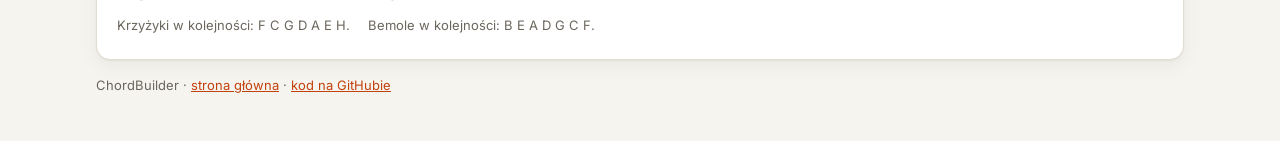
<file: glossary.html>
<!doctype html>
<html lang="pl">
<head>
  <meta charset="utf-8">
  <meta name="viewport" content="width=device-width, initial-scale=1">
  <title>Słowniczek — ChordBuilder</title>
  <meta name="description" content="Słowniczek teorii muzyki: akord, interwał, tonacja, modus, kadencja, przewrót, enharmonia i inne pojęcia — z przykładami na stronie.">
  <link rel="icon" href="icons/icon.svg" type="image/svg+xml">
  <link rel="apple-touch-icon" href="icons/apple-touch-icon.png">
  <link rel="manifest" href="manifest.webmanifest">
  <meta name="theme-color" content="#c2410c">
  <link rel="preconnect" href="https://fonts.googleapis.com">
  <link rel="preconnect" href="https://fonts.gstatic.com" crossorigin>
  <link href="https://fonts.googleapis.com/css2?family=Inter:wght@400;500;600;700&family=JetBrains+Mono:wght@500&family=Noto+Music&display=swap" rel="stylesheet">
  <link rel="stylesheet" href="css/style.css">
</head>
<body>
  <header class="site-header">
    <div class="wrap header-inner">
      <div>
        <h1>ChordBuilder</h1>
        <p class="tagline">Słowniczek — pojęcia teorii muzyki w pigułce.</p>
        <nav class="site-nav" aria-label="Działy">
          <a href="learn.html">Ścieżka nauki</a>
          <a href="./">Akordy i skale</a>
          <a href="intervals.html">Interwały</a>
          <a href="modes.html">Modusy</a>
          <a href="rhythm.html">Rytm</a>
          <a href="warmup.html">Rozśpiewka</a>
          <a href="practice.html">Fragment</a>
          <a href="quiz.html">Ćwiczenia</a>
          <a href="glossary.html" aria-current="page">Słowniczek</a>
        </nav>
      </div>
    </div>
  </header>

  <main class="wrap">
    <section class="card">
      <div class="card-head">
        <h2>Słowniczek pojęć</h2>
        <label class="field grow gl-search"><span>Szukaj (<span id="count"></span>)</span><input type="search" id="search" class="text-input" placeholder="np. tryton, dominanta, przewrót…" autocomplete="off"></label>
      </div>
      <p class="hint">Krótkie definicje najważniejszych pojęć z harmonii i teorii muzyki. Strzałki prowadzą do miejsc na stronie, gdzie można dane zjawisko zobaczyć i usłyszeć.</p>
      <div id="terms" class="glossary"></div>
    </section>
  </main>

  <footer class="wrap site-footer">
    <p>ChordBuilder · <a href="./">strona główna</a> · <a href="https://github.com/bartoszbielawski/ChordBuilder">kod na GitHubie</a></p>
  </footer>

  <script src="js/theory.js"></script>
  <script src="js/i18n.js"></script>
  <script src="js/i18n-en.js"></script>
  <script src="js/instruments.js"></script>
  <script src="js/audio.js"></script>
  <script src="js/common.js"></script>
  <script src="js/marks.js"></script>
  <script src="js/glossary.js"></script>
</body>
</html>
</file>
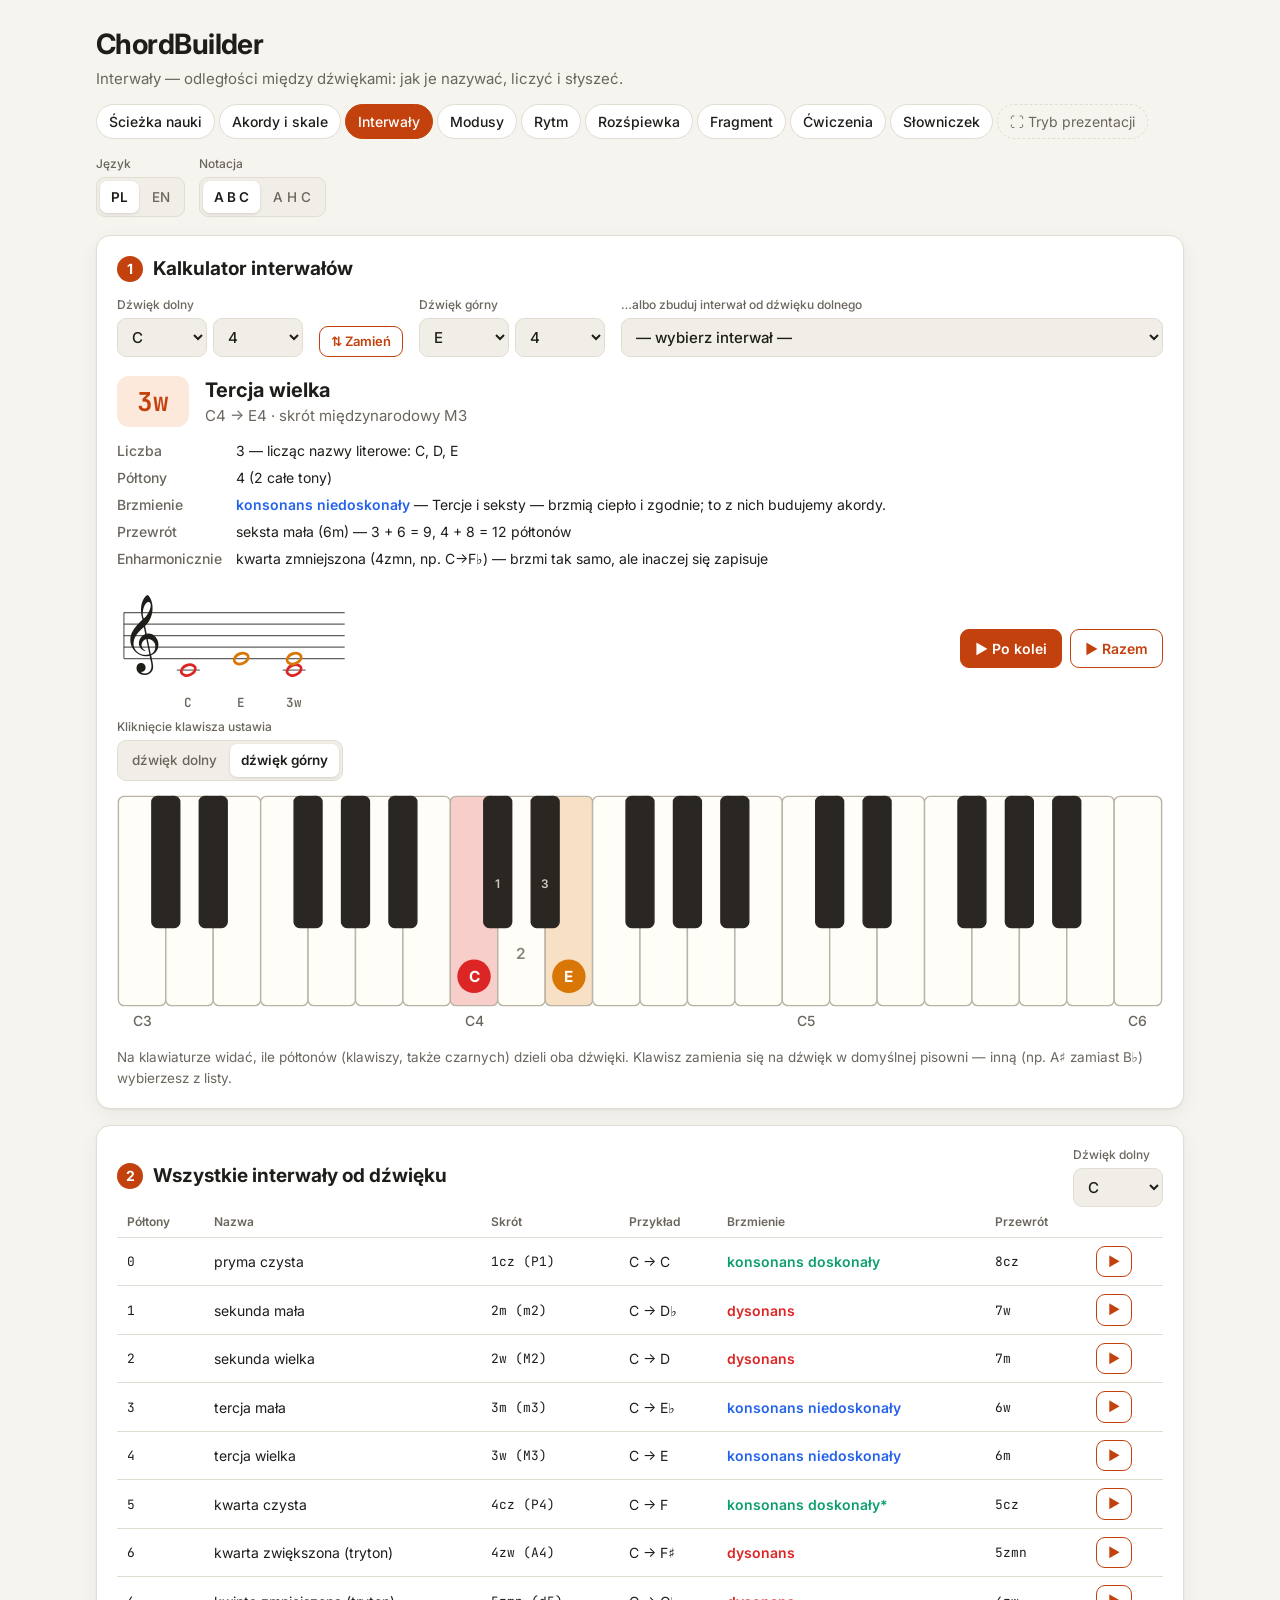
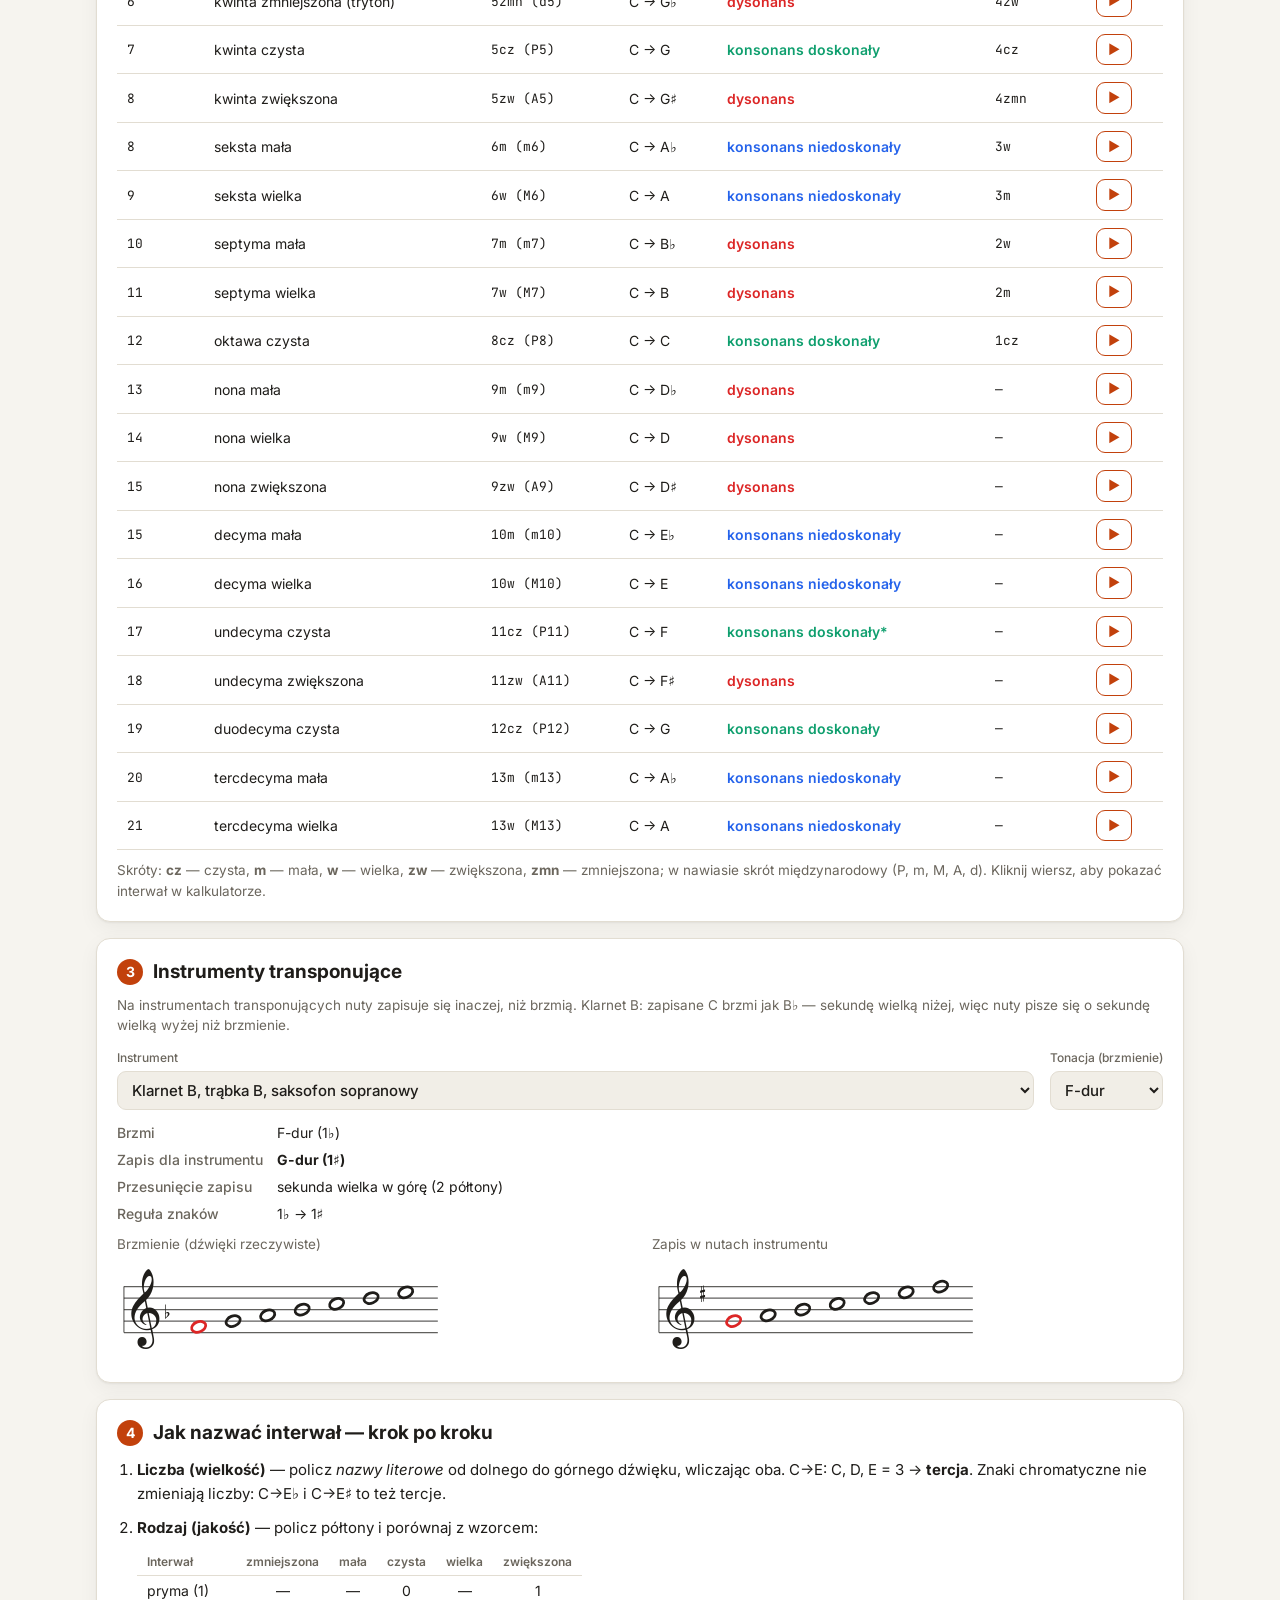
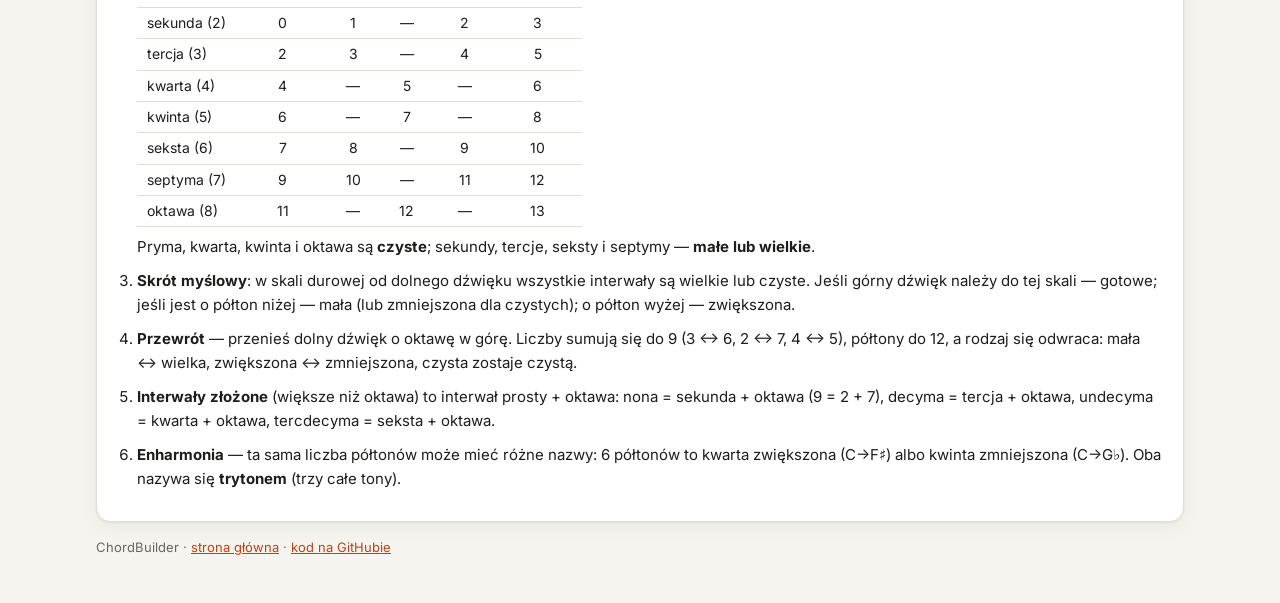
<file: intervals.html>
<!doctype html>
<html lang="pl">
<head>
  <meta charset="utf-8">
  <meta name="viewport" content="width=device-width, initial-scale=1">
  <title>Interwały — ChordBuilder</title>
  <meta name="description" content="Kalkulator i tabela interwałów: nazwy, półtony, przewroty, konsonanse i dysonanse, enharmonia. Z zapisem nutowym, pianinem i dźwiękiem.">
  <link rel="icon" href="icons/icon.svg" type="image/svg+xml">
  <link rel="apple-touch-icon" href="icons/apple-touch-icon.png">
  <link rel="manifest" href="manifest.webmanifest">
  <meta name="theme-color" content="#c2410c">
  <link rel="preconnect" href="https://fonts.googleapis.com">
  <link rel="preconnect" href="https://fonts.gstatic.com" crossorigin>
  <link href="https://fonts.googleapis.com/css2?family=Inter:wght@400;500;600;700&family=JetBrains+Mono:wght@500&family=Noto+Music&display=swap" rel="stylesheet">
  <link rel="stylesheet" href="css/style.css">
</head>
<body>
  <header class="site-header">
    <div class="wrap header-inner">
      <div>
        <h1>ChordBuilder</h1>
        <p class="tagline">Interwały — odległości między dźwiękami: jak je nazywać, liczyć i słyszeć.</p>
        <nav class="site-nav" aria-label="Działy">
          <a href="learn.html">Ścieżka nauki</a>
          <a href="./">Akordy i skale</a>
          <a href="intervals.html" aria-current="page">Interwały</a>
          <a href="modes.html">Modusy</a>
          <a href="rhythm.html">Rytm</a>
          <a href="warmup.html">Rozśpiewka</a>
          <a href="practice.html">Fragment</a>
          <a href="quiz.html">Ćwiczenia</a>
          <a href="glossary.html">Słowniczek</a>
        </nav>
      </div>
      <div class="settings">
        <label class="field">
          <span>Notacja</span>
          <div class="seg" id="notation" role="radiogroup" aria-label="Notacja nazw dźwięków">
            <button type="button" data-value="intl" title="Międzynarodowa: … A B C">A B C</button>
            <button type="button" data-value="H" title="Polska/niemiecka: … A H C, B = B♭">A H C</button>
          </div>
        </label>
      </div>
    </div>
  </header>

  <main class="wrap">
    <section class="card" id="calc-section">
      <h2><span class="step">1</span> Kalkulator interwałów</h2>
      <div class="controls">
        <div class="field"><span>Dźwięk dolny</span>
          <div class="pair"><select id="low-note" aria-label="Dźwięk dolny"></select><select id="low-oct" aria-label="Oktawa dźwięku dolnego"></select></div>
        </div>
        <button type="button" class="btn ghost small" id="swap" title="Zamień dźwięki">⇅ Zamień</button>
        <div class="field"><span>Dźwięk górny</span>
          <div class="pair"><select id="high-note" aria-label="Dźwięk górny"></select><select id="high-oct" aria-label="Oktawa dźwięku górnego"></select></div>
        </div>
        <label class="field grow"><span>…albo zbuduj interwał od dźwięku dolnego</span><select id="build-iv"></select></label>
      </div>

      <div class="iv-result" id="iv-result" aria-live="polite"></div>

      <div class="iv-visual">
        <div id="iv-staff" class="melody-wrap"></div>
        <div class="play-group">
          <button type="button" class="btn" id="play-mel">▶ Po kolei</button>
          <button type="button" class="btn ghost" id="play-harm">▶ Razem</button>
        </div>
      </div>

      <div class="controls tight below-head">
        <div class="field"><span>Kliknięcie klawisza ustawia</span>
          <div class="seg" id="click-target" role="radiogroup" aria-label="Kliknięcie klawisza ustawia">
            <button type="button" data-value="low">dźwięk dolny</button>
            <button type="button" data-value="high">dźwięk górny</button>
          </div>
        </div>
      </div>
      <div id="iv-piano" class="instrument"></div>
      <p class="hint">Na klawiaturze widać, ile półtonów (klawiszy, także czarnych) dzieli oba dźwięki. Klawisz zamienia się na dźwięk w domyślnej pisowni — inną (np. A♯ zamiast B♭) wybierzesz z listy.</p>
    </section>

    <section class="card" id="table-section">
      <div class="card-head">
        <h2><span class="step">2</span> Wszystkie interwały od dźwięku</h2>
        <label class="field"><span>Dźwięk dolny</span><select id="table-root"></select></label>
      </div>
      <div class="table-wrap">
        <table class="chord-table iv-table">
          <thead>
            <tr><th>Półtony</th><th>Nazwa</th><th>Skrót</th><th>Przykład</th><th>Brzmienie</th><th>Przewrót</th><th></th></tr>
          </thead>
          <tbody id="iv-tbody"></tbody>
        </table>
      </div>
      <p class="hint">Skróty: <b>cz</b> — czysta, <b>m</b> — mała, <b>w</b> — wielka, <b>zw</b> — zwiększona, <b>zmn</b> — zmniejszona; w nawiasie skrót międzynarodowy (P, m, M, A, d). Kliknij wiersz, aby pokazać interwał w kalkulatorze.</p>
    </section>

    <section class="card" id="transp-section">
      <h2><span class="step">3</span> Instrumenty transponujące</h2>
      <p class="hint">Na instrumentach transponujących nuty zapisuje się inaczej, niż brzmią. Klarnet B: zapisane C brzmi jak B♭ — sekundę wielką niżej, więc nuty pisze się o sekundę wielką wyżej niż brzmienie.</p>
      <div class="controls">
        <label class="field grow"><span>Instrument</span><select id="tr-instr"></select></label>
        <label class="field"><span>Tonacja (brzmienie)</span><select id="tr-key"></select></label>
      </div>
      <div id="tr-result" class="tr-result"></div>
    </section>

    <section class="card prose" id="rules-section">
      <h2><span class="step">4</span> Jak nazwać interwał — krok po kroku</h2>
      <ol class="rules">
        <li><b>Liczba (wielkość)</b> — policz <em>nazwy literowe</em> od dolnego do górnego dźwięku, wliczając oba. C→E: C, D, E = 3 → <b>tercja</b>. Znaki chromatyczne nie zmieniają liczby: C→E♭ i C→E♯ to też tercje.</li>
        <li><b>Rodzaj (jakość)</b> — policz półtony i porównaj z wzorcem:
          <div class="table-wrap">
            <table class="chord-table mini">
              <thead><tr><th>Interwał</th><th>zmniejszona</th><th>mała</th><th>czysta</th><th>wielka</th><th>zwiększona</th></tr></thead>
              <tbody>
                <tr><td>pryma (1)</td><td>—</td><td>—</td><td>0</td><td>—</td><td>1</td></tr>
                <tr><td>sekunda (2)</td><td>0</td><td>1</td><td>—</td><td>2</td><td>3</td></tr>
                <tr><td>tercja (3)</td><td>2</td><td>3</td><td>—</td><td>4</td><td>5</td></tr>
                <tr><td>kwarta (4)</td><td>4</td><td>—</td><td>5</td><td>—</td><td>6</td></tr>
                <tr><td>kwinta (5)</td><td>6</td><td>—</td><td>7</td><td>—</td><td>8</td></tr>
                <tr><td>seksta (6)</td><td>7</td><td>8</td><td>—</td><td>9</td><td>10</td></tr>
                <tr><td>septyma (7)</td><td>9</td><td>10</td><td>—</td><td>11</td><td>12</td></tr>
                <tr><td>oktawa (8)</td><td>11</td><td>—</td><td>12</td><td>—</td><td>13</td></tr>
              </tbody>
            </table>
          </div>
          Pryma, kwarta, kwinta i oktawa są <b>czyste</b>; sekundy, tercje, seksty i septymy — <b>małe lub wielkie</b>.
        </li>
        <li><b>Skrót myślowy</b>: w skali durowej od dolnego dźwięku wszystkie interwały są wielkie lub czyste. Jeśli górny dźwięk należy do tej skali — gotowe; jeśli jest o półton niżej — mała (lub zmniejszona dla czystych); o półton wyżej — zwiększona.</li>
        <li><b>Przewrót</b> — przenieś dolny dźwięk o oktawę w górę. Liczby sumują się do 9 (3 ↔ 6, 2 ↔ 7, 4 ↔ 5), półtony do 12, a rodzaj się odwraca: mała ↔ wielka, zwiększona ↔ zmniejszona, czysta zostaje czystą.</li>
        <li><b>Interwały złożone</b> (większe niż oktawa) to interwał prosty + oktawa: nona = sekunda + oktawa (9 = 2 + 7), decyma = tercja + oktawa, undecyma = kwarta + oktawa, tercdecyma = seksta + oktawa.</li>
        <li><b>Enharmonia</b> — ta sama liczba półtonów może mieć różne nazwy: 6 półtonów to kwarta zwiększona (C→F♯) albo kwinta zmniejszona (C→G♭). Oba nazywa się <b>trytonem</b> (trzy całe tony).</li>
      </ol>
    </section>
  </main>

  <footer class="wrap site-footer">
    <p>ChordBuilder · <a href="./">strona główna</a> · <a href="https://github.com/bartoszbielawski/ChordBuilder">kod na GitHubie</a></p>
  </footer>

  <script src="js/theory.js"></script>
  <script src="js/i18n.js"></script>
  <script src="js/i18n-en.js"></script>
  <script src="js/instruments.js"></script>
  <script src="js/audio.js"></script>
  <script src="js/common.js"></script>
  <script src="js/intervals.js"></script>
</body>
</html>
</file>
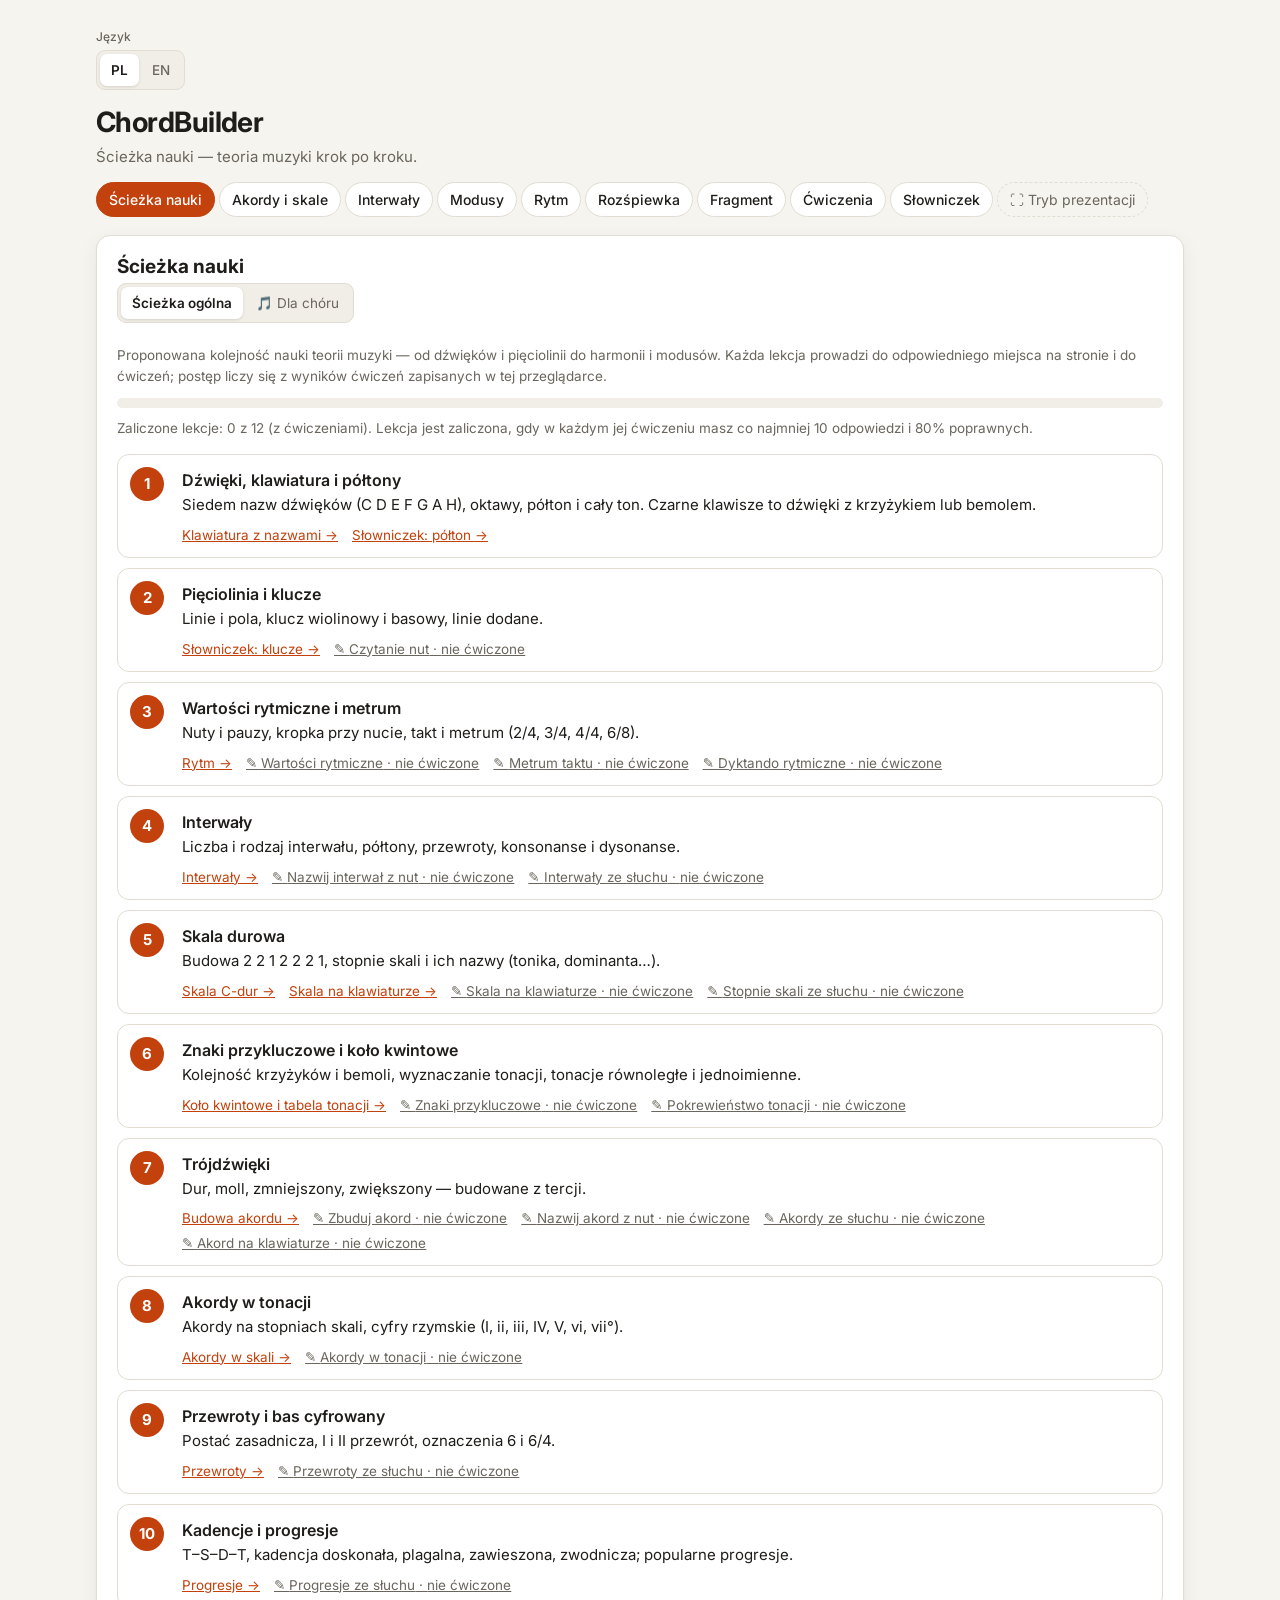
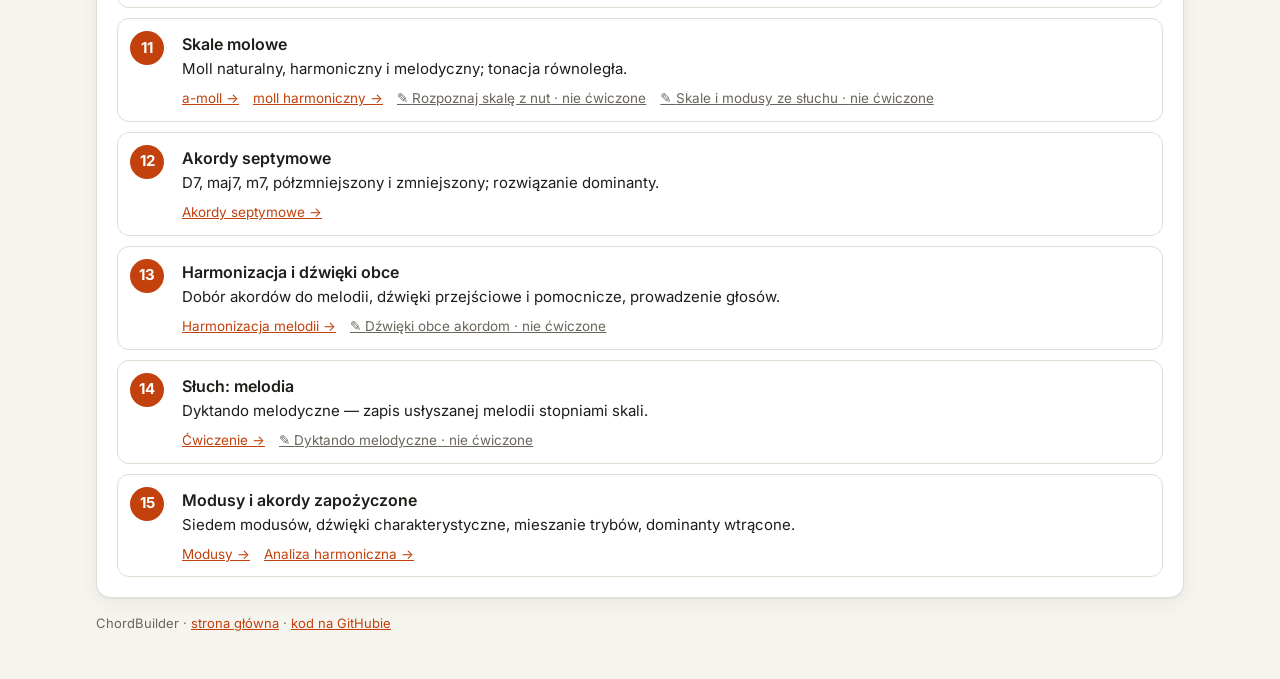
<file: learn.html>
<!doctype html>
<html lang="pl">
<head>
  <meta charset="utf-8">
  <meta name="viewport" content="width=device-width, initial-scale=1">
  <title>Ścieżka nauki — ChordBuilder</title>
  <meta name="description" content="Ścieżka nauki teorii muzyki krok po kroku: od pięciolinii i interwałów do harmonii i modusów, z ćwiczeniami i postępem.">
  <link rel="icon" href="icons/icon.svg" type="image/svg+xml">
  <link rel="apple-touch-icon" href="icons/apple-touch-icon.png">
  <link rel="manifest" href="manifest.webmanifest">
  <meta name="theme-color" content="#c2410c">
  <link rel="preconnect" href="https://fonts.googleapis.com">
  <link rel="preconnect" href="https://fonts.gstatic.com" crossorigin>
  <link href="https://fonts.googleapis.com/css2?family=Inter:wght@400;500;600;700&family=JetBrains+Mono:wght@500&family=Noto+Music&display=swap" rel="stylesheet">
  <link rel="stylesheet" href="css/style.css">
</head>
<body>
  <header class="site-header">
    <div class="wrap header-inner">
      <div>
        <h1>ChordBuilder</h1>
        <p class="tagline">Ścieżka nauki — teoria muzyki krok po kroku.</p>
        <nav class="site-nav" aria-label="Działy">
          <a href="learn.html" aria-current="page">Ścieżka nauki</a>
          <a href="./">Akordy i skale</a>
          <a href="intervals.html">Interwały</a>
          <a href="modes.html">Modusy</a>
          <a href="rhythm.html">Rytm</a>
          <a href="warmup.html">Rozśpiewka</a>
          <a href="practice.html">Fragment</a>
          <a href="quiz.html">Ćwiczenia</a>
          <a href="glossary.html">Słowniczek</a>
        </nav>
      </div>
    </div>
  </header>

  <main class="wrap">
    <section class="card">
      <h2>Ścieżka nauki</h2>
      <div class="seg path-tabs" id="path" role="radiogroup" aria-label="Wybór ścieżki">
        <button type="button" data-value="general">Ścieżka ogólna</button>
        <button type="button" data-value="choir">🎵 Dla chóru</button>
      </div>
      <p class="hint" id="path-intro-choir" hidden>Ścieżka dla chórzystów: jak czytać partyturę na cztery głosy, swoją linię w swoim kluczu, rytm, tonację, interwały i dyktando — w zakresie Twojego głosu. Głos wybierzesz w opcjach ćwiczenia („Głos”) albo na stronie głównej („Widok”). Postęp liczy się z wyników ćwiczeń zapisanych w tej przeglądarce.</p>
      <p class="hint" id="path-intro-general">Proponowana kolejność nauki teorii muzyki — od dźwięków i pięciolinii do harmonii i modusów. Każda lekcja prowadzi do odpowiedniego miejsca na stronie i do ćwiczeń; postęp liczy się z wyników ćwiczeń zapisanych w tej przeglądarce.</p>
      <div class="lesson-progress"><div id="progress-bar"></div></div>
      <p class="hint" id="progress-text"></p>
      <ol id="lessons" class="lessons"></ol>
    </section>
  </main>

  <footer class="wrap site-footer">
    <p>ChordBuilder · <a href="./">strona główna</a> · <a href="https://github.com/bartoszbielawski/ChordBuilder">kod na GitHubie</a></p>
  </footer>

  <script src="js/theory.js"></script>
  <script src="js/i18n.js"></script>
  <script src="js/i18n-en.js"></script>
  <script src="js/instruments.js"></script>
  <script src="js/audio.js"></script>
  <script src="js/common.js"></script>
  <script src="js/rhythm-core.js"></script>
  <script src="js/marks.js"></script>
  <script src="js/quiz.js"></script>
  <script src="js/learn.js"></script>
</body>
</html>
</file>
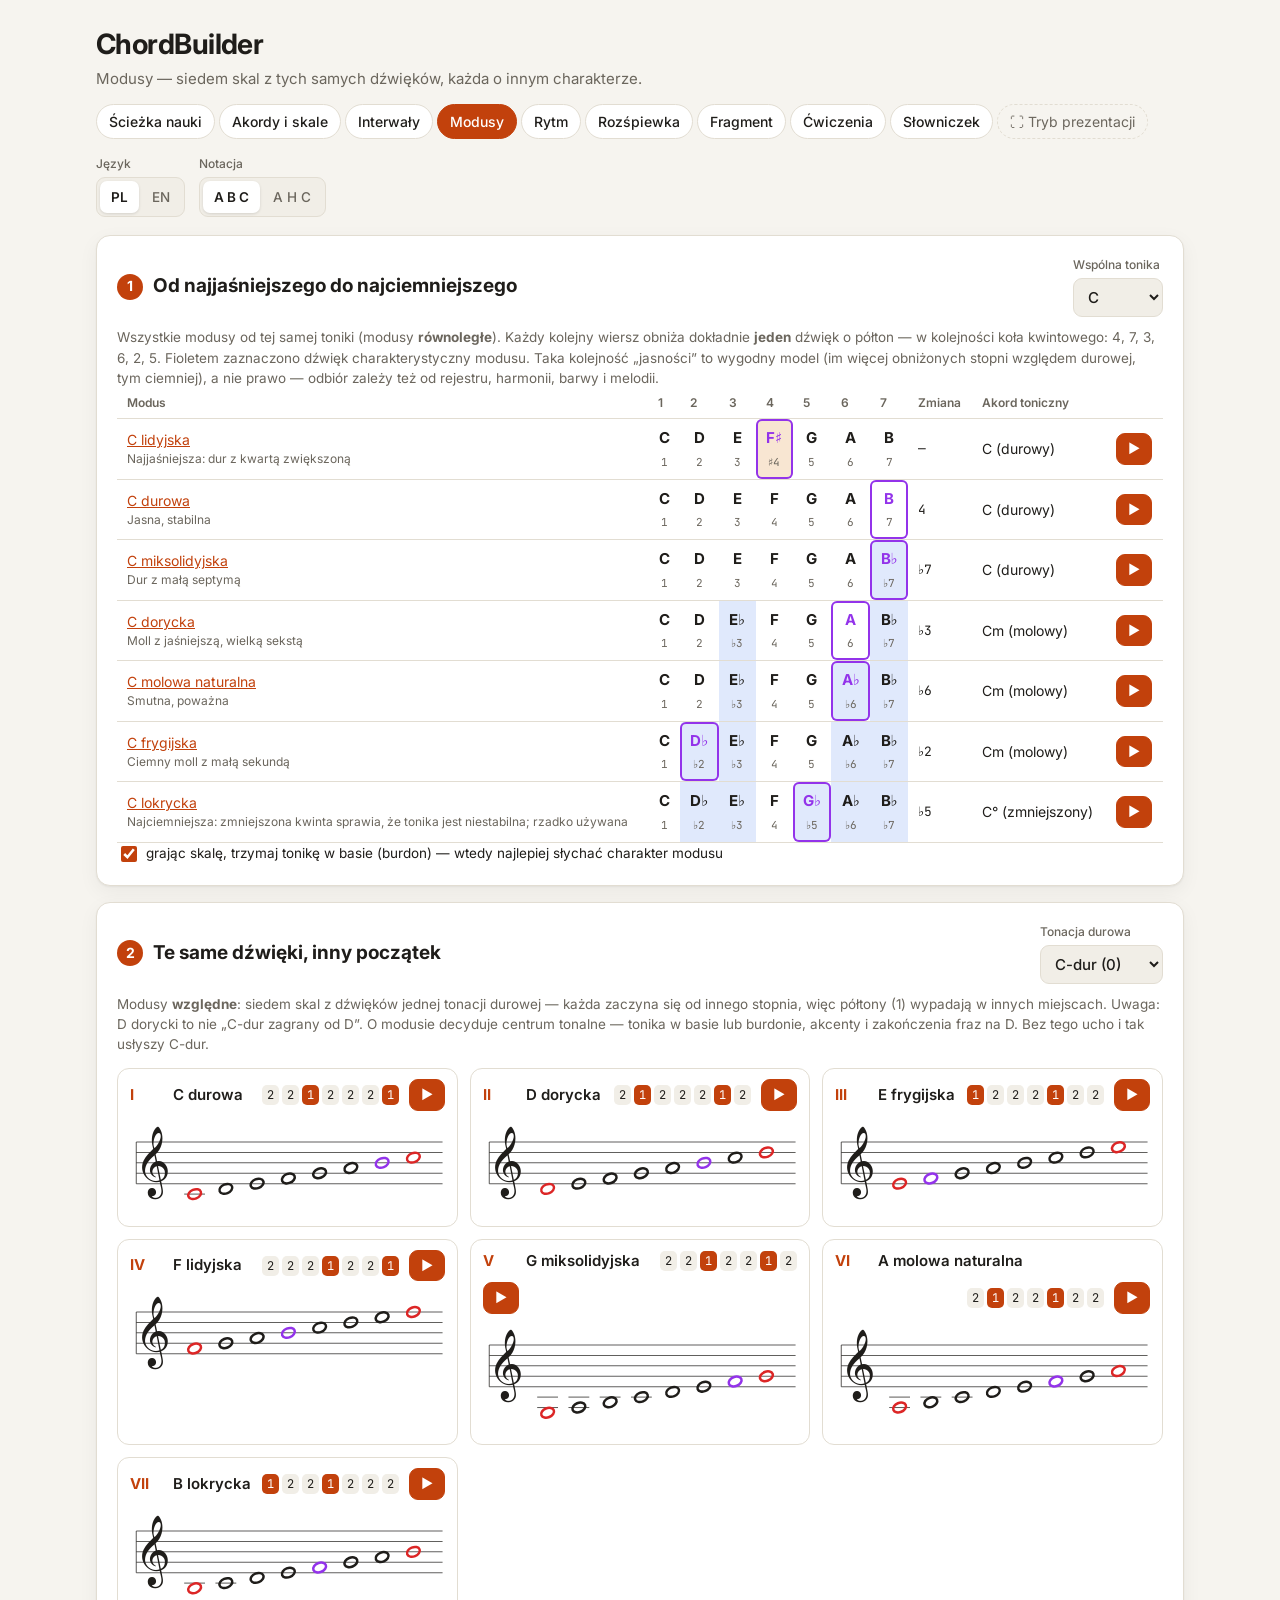
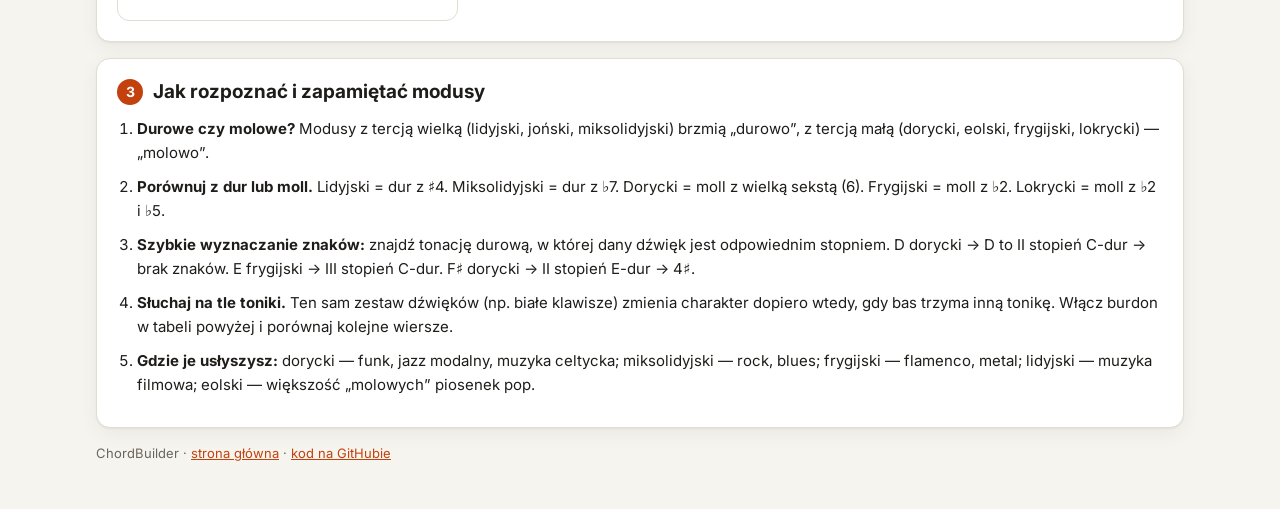
<file: modes.html>
<!doctype html>
<html lang="pl">
<head>
  <meta charset="utf-8">
  <meta name="viewport" content="width=device-width, initial-scale=1">
  <title>Modusy — ChordBuilder</title>
  <meta name="description" content="Skale modalne (kościelne): od najjaśniejszej lidyjskiej do najciemniejszej lokryckiej, dźwięki charakterystyczne, modusy równoległe i względne, z dźwiękiem.">
  <link rel="icon" href="icons/icon.svg" type="image/svg+xml">
  <link rel="apple-touch-icon" href="icons/apple-touch-icon.png">
  <link rel="manifest" href="manifest.webmanifest">
  <meta name="theme-color" content="#c2410c">
  <link rel="preconnect" href="https://fonts.googleapis.com">
  <link rel="preconnect" href="https://fonts.gstatic.com" crossorigin>
  <link href="https://fonts.googleapis.com/css2?family=Inter:wght@400;500;600;700&family=JetBrains+Mono:wght@500&family=Noto+Music&display=swap" rel="stylesheet">
  <link rel="stylesheet" href="css/style.css">
</head>
<body>
  <header class="site-header">
    <div class="wrap header-inner">
      <div>
        <h1>ChordBuilder</h1>
        <p class="tagline">Modusy — siedem skal z tych samych dźwięków, każda o innym charakterze.</p>
        <nav class="site-nav" aria-label="Działy">
          <a href="learn.html">Ścieżka nauki</a>
          <a href="./">Akordy i skale</a>
          <a href="intervals.html">Interwały</a>
          <a href="modes.html" aria-current="page">Modusy</a>
          <a href="rhythm.html">Rytm</a>
          <a href="warmup.html">Rozśpiewka</a>
          <a href="practice.html">Fragment</a>
          <a href="quiz.html">Ćwiczenia</a>
          <a href="glossary.html">Słowniczek</a>
        </nav>
      </div>
      <div class="settings">
        <label class="field">
          <span>Notacja</span>
          <div class="seg" id="notation" role="radiogroup" aria-label="Notacja nazw dźwięków">
            <button type="button" data-value="intl" title="Międzynarodowa: … A B C">A B C</button>
            <button type="button" data-value="H" title="Polska/niemiecka: … A H C, B = B♭">A H C</button>
          </div>
        </label>
      </div>
    </div>
  </header>

  <main class="wrap">
    <section class="card" id="parallel-section">
      <div class="card-head">
        <h2><span class="step">1</span> Od najjaśniejszego do najciemniejszego</h2>
        <label class="field"><span>Wspólna tonika</span><select id="tonic"></select></label>
      </div>
      <p class="hint">Wszystkie modusy od tej samej toniki (modusy <b>równoległe</b>). Każdy kolejny wiersz obniża dokładnie <b>jeden</b> dźwięk o półton — w kolejności koła kwintowego: 4, 7, 3, 6, 2, 5. Fioletem zaznaczono dźwięk charakterystyczny modusu. Taka kolejność „jasności” to wygodny model (im więcej obniżonych stopni względem durowej, tym ciemniej), a nie prawo — odbiór zależy też od rejestru, harmonii, barwy i melodii.</p>
      <div class="table-wrap">
        <table class="chord-table modes-table">
          <thead><tr><th>Modus</th><th>1</th><th>2</th><th>3</th><th>4</th><th>5</th><th>6</th><th>7</th><th>Zmiana</th><th>Akord toniczny</th><th></th></tr></thead>
          <tbody id="parallel"></tbody>
        </table>
      </div>
      <div class="controls tight below-head">
        <label class="check"><input type="checkbox" id="drone" checked> grając skalę, trzymaj tonikę w basie (burdon) — wtedy najlepiej słychać charakter modusu</label>
      </div>
    </section>

    <section class="card" id="relative-section">
      <div class="card-head">
        <h2><span class="step">2</span> Te same dźwięki, inny początek</h2>
        <label class="field"><span>Tonacja durowa</span><select id="parent"></select></label>
      </div>
      <p class="hint">Modusy <b>względne</b>: siedem skal z dźwięków jednej tonacji durowej — każda zaczyna się od innego stopnia, więc półtony (1) wypadają w innych miejscach. Uwaga: D dorycki to nie „C-dur zagrany od D”. O modusie decyduje centrum tonalne — tonika w basie lub burdonie, akcenty i zakończenia fraz na D. Bez tego ucho i tak usłyszy C-dur.</p>
      <div id="relative" class="relative-list"></div>
    </section>

    <section class="card prose" id="howto-section">
      <h2><span class="step">3</span> Jak rozpoznać i zapamiętać modusy</h2>
      <ol class="rules">
        <li><b>Durowe czy molowe?</b> Modusy z tercją wielką (lidyjski, joński, miksolidyjski) brzmią „durowo”, z tercją małą (dorycki, eolski, frygijski, lokrycki) — „molowo”.</li>
        <li><b>Porównuj z dur lub moll.</b> Lidyjski = dur z ♯4. Miksolidyjski = dur z ♭7. Dorycki = moll z wielką sekstą (6). Frygijski = moll z ♭2. Lokrycki = moll z ♭2 i ♭5.</li>
        <li><b>Szybkie wyznaczanie znaków:</b> znajdź tonację durową, w której dany dźwięk jest odpowiednim stopniem. D dorycki → D to II stopień C-dur → brak znaków. E frygijski → III stopień C-dur. F♯ dorycki → II stopień E-dur → 4♯.</li>
        <li><b>Słuchaj na tle toniki.</b> Ten sam zestaw dźwięków (np. białe klawisze) zmienia charakter dopiero wtedy, gdy bas trzyma inną tonikę. Włącz burdon w tabeli powyżej i porównaj kolejne wiersze.</li>
        <li><b>Gdzie je usłyszysz:</b> dorycki — funk, jazz modalny, muzyka celtycka; miksolidyjski — rock, blues; frygijski — flamenco, metal; lidyjski — muzyka filmowa; eolski — większość „molowych” piosenek pop.</li>
      </ol>
    </section>
  </main>

  <footer class="wrap site-footer">
    <p>ChordBuilder · <a href="./">strona główna</a> · <a href="https://github.com/bartoszbielawski/ChordBuilder">kod na GitHubie</a></p>
  </footer>

  <script src="js/theory.js"></script>
  <script src="js/i18n.js"></script>
  <script src="js/i18n-en.js"></script>
  <script src="js/instruments.js"></script>
  <script src="js/audio.js"></script>
  <script src="js/common.js"></script>
  <script src="js/modes.js"></script>
</body>
</html>
</file>
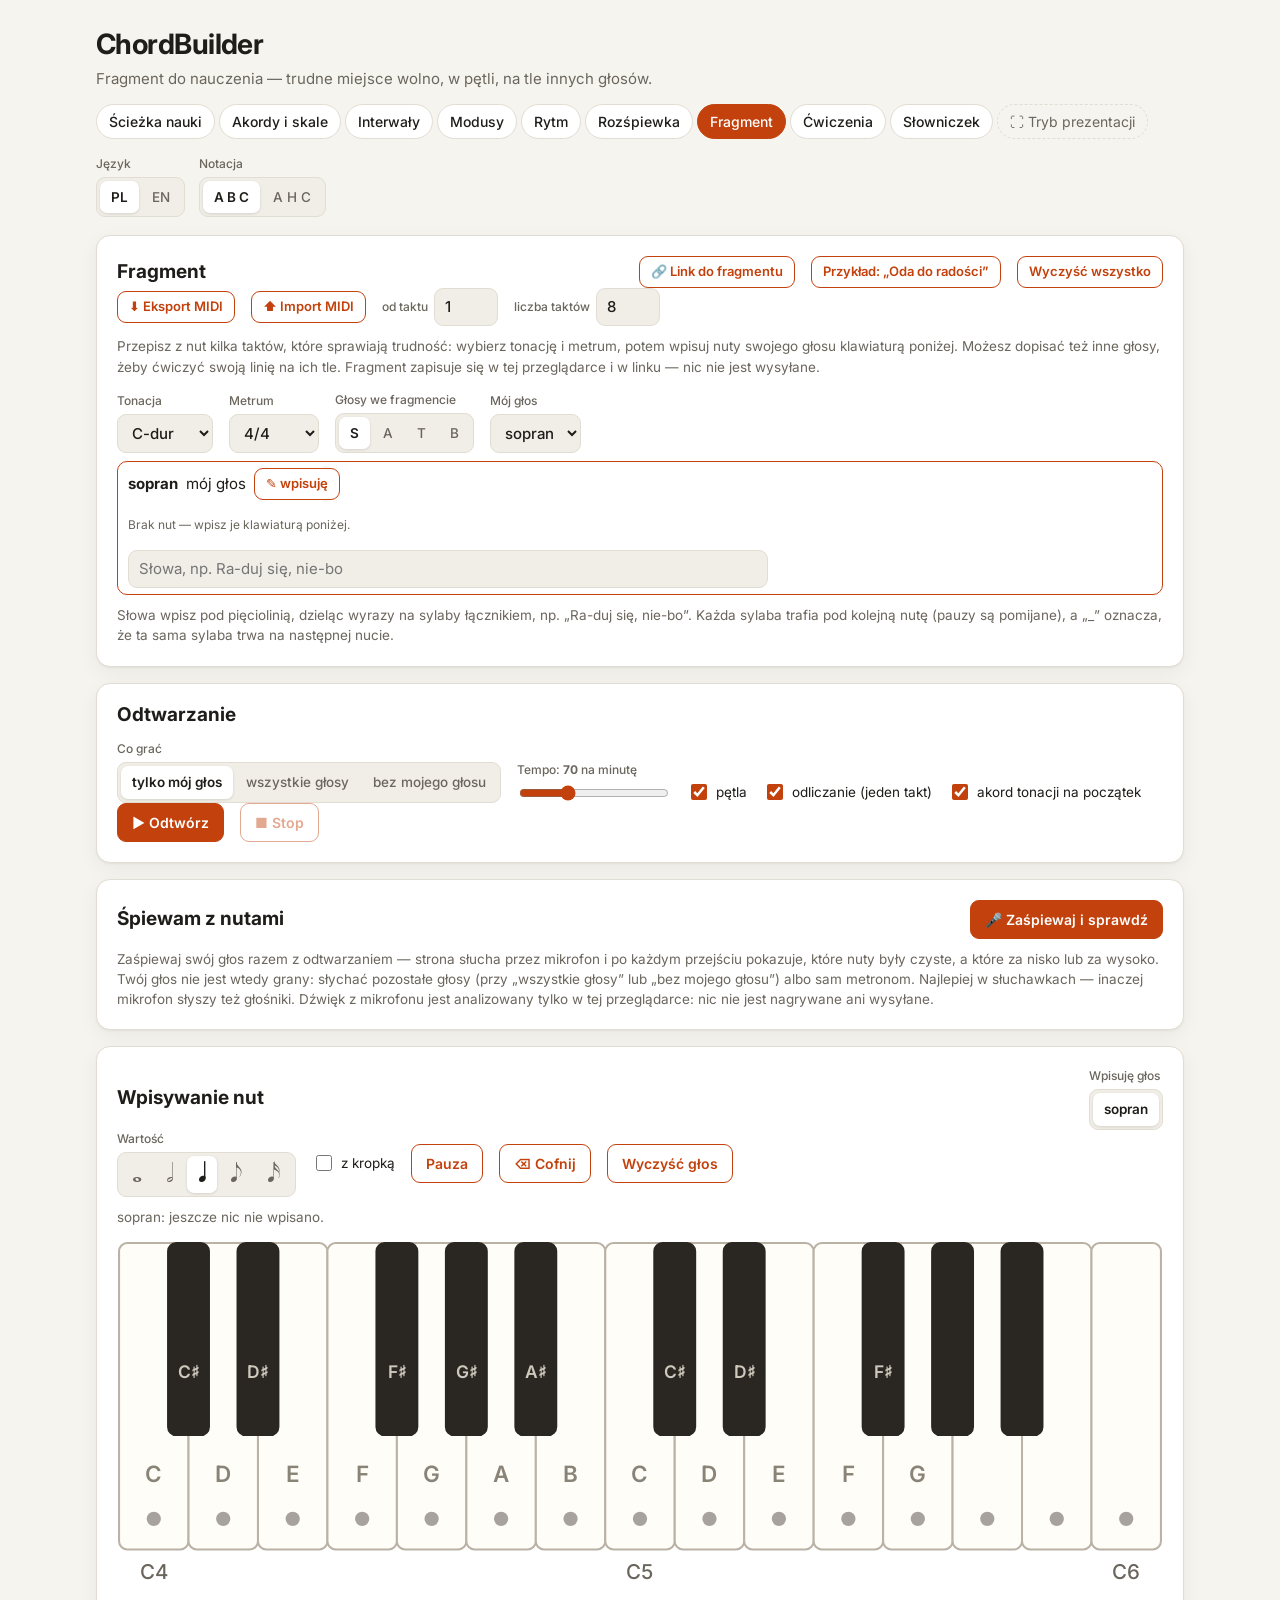
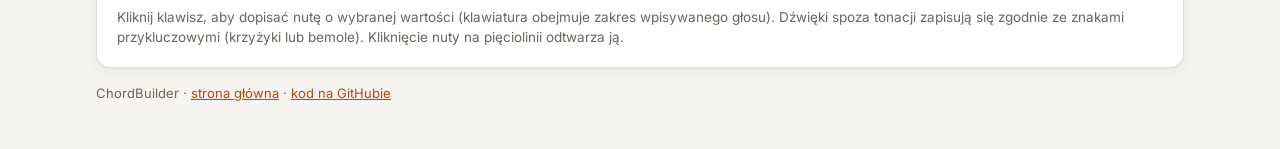
<file: practice.html>
<!doctype html>
<html lang="pl">
<head>
  <meta charset="utf-8">
  <meta name="viewport" content="width=device-width, initial-scale=1">
  <title>Fragment do nauczenia — ChordBuilder</title>
  <meta name="description" content="Wpisz trudny fragment swojej partii (i innych głosów) ze słowami, a strona zagra go wolno, w pętli, sam albo na tle pozostałych głosów — i sprawdzi przez mikrofon, czy śpiewasz czysto. Link do fragmentu można wysłać chórowi.">
  <link rel="icon" href="icons/icon.svg" type="image/svg+xml">
  <link rel="apple-touch-icon" href="icons/apple-touch-icon.png">
  <link rel="manifest" href="manifest.webmanifest">
  <meta name="theme-color" content="#c2410c">
  <link rel="preconnect" href="https://fonts.googleapis.com">
  <link rel="preconnect" href="https://fonts.gstatic.com" crossorigin>
  <link href="https://fonts.googleapis.com/css2?family=Inter:wght@400;500;600;700&family=JetBrains+Mono:wght@500&family=Noto+Music&display=swap" rel="stylesheet">
  <link rel="stylesheet" href="css/style.css">
</head>
<body>
  <header class="site-header">
    <div class="wrap header-inner">
      <div>
        <h1>ChordBuilder</h1>
        <p class="tagline">Fragment do nauczenia — trudne miejsce wolno, w pętli, na tle innych głosów.</p>
        <nav class="site-nav" aria-label="Działy">
          <a href="learn.html">Ścieżka nauki</a>
          <a href="./">Akordy i skale</a>
          <a href="intervals.html">Interwały</a>
          <a href="modes.html">Modusy</a>
          <a href="rhythm.html">Rytm</a>
          <a href="warmup.html">Rozśpiewka</a>
          <a href="practice.html" aria-current="page">Fragment</a>
          <a href="quiz.html">Ćwiczenia</a>
          <a href="glossary.html">Słowniczek</a>
        </nav>
      </div>
      <div class="settings">
        <label class="field">
          <span>Notacja</span>
          <div class="seg" id="notation" role="radiogroup" aria-label="Notacja nazw dźwięków">
            <button type="button" data-value="intl">A B C</button>
            <button type="button" data-value="H">A H C</button>
          </div>
        </label>
      </div>
    </div>
  </header>

  <main class="wrap">
    <section class="card">
      <div class="card-head">
        <h2>Fragment</h2>
        <div class="controls tight">
          <button type="button" class="btn ghost small" id="share">🔗 Link do fragmentu</button>
          <button type="button" class="btn ghost small" id="example">Przykład: „Oda do radości”</button>
          <button type="button" class="btn ghost small" id="clear-all">Wyczyść wszystko</button>
        </div>
      </div>
      <div class="controls tight pr-io">
        <button type="button" class="btn ghost small" id="midi-export" title="Plik MIDI z osobną ścieżką dla każdego głosu — do otwarcia np. w MuseScore">⬇ Eksport MIDI</button>
        <button type="button" class="btn ghost small" id="midi-import" title="Wczytaj nuty z pliku MIDI (np. z MuseScore)">⬆ Import MIDI</button>
        <input type="file" id="midi-file" accept=".mid,.midi,audio/midi,audio/x-midi" hidden>
        <label class="field inline"><span>od taktu</span><input type="number" id="imp-from" class="text-input num" min="1" value="1"></label>
        <label class="field inline"><span>liczba taktów</span><input type="number" id="imp-count" class="text-input num" min="1" max="32" value="8"></label>
      </div>
      <p class="hint" id="io-msg" aria-live="polite"></p>
      <p class="hint">Przepisz z nut kilka taktów, które sprawiają trudność: wybierz tonację i metrum, potem wpisuj nuty swojego głosu klawiaturą poniżej. Możesz dopisać też inne głosy, żeby ćwiczyć swoją linię na ich tle. Fragment zapisuje się w tej przeglądarce i w linku — nic nie jest wysyłane.</p>
      <div class="controls">
        <label class="field"><span>Tonacja</span><select id="key"></select></label>
        <label class="field"><span>Metrum</span><select id="meter"></select></label>
        <div class="field"><span>Głosy we fragmencie</span><div class="seg" id="voices-on" role="group" aria-label="Głosy we fragmencie"></div></div>
        <label class="field"><span>Mój głos</span><select id="me"></select></label>
      </div>
      <div id="staves" class="pr-staves"></div>
      <p class="hint">Słowa wpisz pod pięciolinią, dzieląc wyrazy na sylaby łącznikiem, np. „Ra-duj się, nie-bo”. Każda sylaba trafia pod kolejną nutę (pauzy są pomijane), a „_” oznacza, że ta sama sylaba trwa na następnej nucie.</p>
    </section>

    <section class="card pr-play">
      <h2>Odtwarzanie</h2>
      <div class="controls">
        <div class="field"><span>Co grać</span>
          <div class="seg" id="mode" role="radiogroup" aria-label="Co grać">
            <button type="button" data-value="mine">tylko mój głos</button>
            <button type="button" data-value="all">wszystkie głosy</button>
            <button type="button" data-value="others">bez mojego głosu</button>
          </div>
        </div>
        <label class="field"><span>Tempo: <b id="bpm-val"></b> na minutę</span><input type="range" id="bpm" min="30" max="160" step="5"></label>
        <label class="check"><input type="checkbox" id="loop"> pętla</label>
        <label class="check"><input type="checkbox" id="countin"> odliczanie (jeden takt)</label>
        <label class="check"><input type="checkbox" id="chord"> akord tonacji na początek</label>
      </div>
      <div class="controls tight">
        <button type="button" class="btn" id="play">▶ Odtwórz</button>
        <button type="button" class="btn ghost" id="stop" disabled>■ Stop</button>
      </div>
    </section>

    <section class="card" id="sing-section">
      <div class="card-head">
        <h2>Śpiewam z nutami</h2>
        <button type="button" class="btn" id="sing">🎤 Zaśpiewaj i sprawdź</button>
      </div>
      <p class="hint">Zaśpiewaj swój głos razem z odtwarzaniem — strona słucha przez mikrofon i po każdym przejściu pokazuje, które nuty były czyste, a które za nisko lub za wysoko. Twój głos nie jest wtedy grany: słychać pozostałe głosy (przy „wszystkie głosy” lub „bez mojego głosu”) albo sam metronom. Najlepiej w słuchawkach — inaczej mikrofon słyszy też głośniki. Dźwięk z mikrofonu jest analizowany tylko w tej przeglądarce: nic nie jest nagrywane ani wysyłane.</p>
      <div id="sing-box" hidden>
        <div class="tn-input"><span class="muted small-text">Mikrofon: <span id="sing-mic"></span></span>
          <div class="tn-level" title="Poziom sygnału z mikrofonu"><div id="sing-level-bar"></div></div></div>
        <p class="hint" id="sing-quiet" hidden>Mikrofon nic nie słyszy. Sprawdź, czy przeglądarka używa właściwego mikrofonu (ikona mikrofonu przy pasku adresu) i czy nie jest on wyciszony lub zbyt cichy w ustawieniach dźwięku systemu.</p>
        <p id="sing-result" class="pr-sing-result" aria-live="polite"></p>
        <canvas id="sing-graph" class="pr-sing-graph" width="720" height="180" aria-label="Wykres: nuty mojego głosu i wysokość śpiewu"></canvas>
        <ul id="sing-list" class="pr-sing-list"></ul>
        <p class="hint">Prostokąty to nuty Twojego głosu, linia — to, co śpiewasz. Po każdym przejściu nuty zmieniają kolor: zielony — czysto, żółty — trochę obok, czerwony — za nisko lub za wysoko, szary — nie słychać.</p>
      </div>
    </section>

    <section class="card">
      <div class="card-head">
        <h2>Wpisywanie nut</h2>
        <div class="field"><span>Wpisuję głos</span><div class="seg" id="edit-voice" role="radiogroup" aria-label="Wpisywany głos"></div></div>
      </div>
      <div class="controls tight">
        <div class="field"><span>Wartość</span><div class="seg rh-seg" id="dur" role="radiogroup" aria-label="Wartość rytmiczna"></div></div>
        <label class="check"><input type="checkbox" id="dot"> z kropką</label>
        <button type="button" class="btn ghost" id="rest">Pauza</button>
        <button type="button" class="btn ghost" id="undo">⌫ Cofnij</button>
        <button type="button" class="btn ghost" id="clear">Wyczyść głos</button>
      </div>
      <p class="hint" id="bar-info"></p>
      <div class="scroll-x"><div id="piano" class="instrument"></div></div>
      <p class="hint">Kliknij klawisz, aby dopisać nutę o wybranej wartości (klawiatura obejmuje zakres wpisywanego głosu). Dźwięki spoza tonacji zapisują się zgodnie ze znakami przykluczowymi (krzyżyki lub bemole). Kliknięcie nuty na pięciolinii odtwarza ją.</p>
    </section>
  </main>

  <footer class="wrap site-footer">
    <p>ChordBuilder · <a href="./">strona główna</a> · <a href="https://github.com/bartoszbielawski/ChordBuilder">kod na GitHubie</a></p>
  </footer>

  <script src="js/theory.js"></script>
  <script src="js/i18n.js"></script>
  <script src="js/i18n-en.js"></script>
  <script src="js/instruments.js"></script>
  <script src="js/audio.js"></script>
  <script src="js/common.js"></script>
  <script src="js/rhythm-core.js"></script>
  <script src="js/midi-io.js"></script>
  <script src="js/pitch-mic.js"></script>
  <script src="js/practice.js"></script>
</body>
</html>
</file>
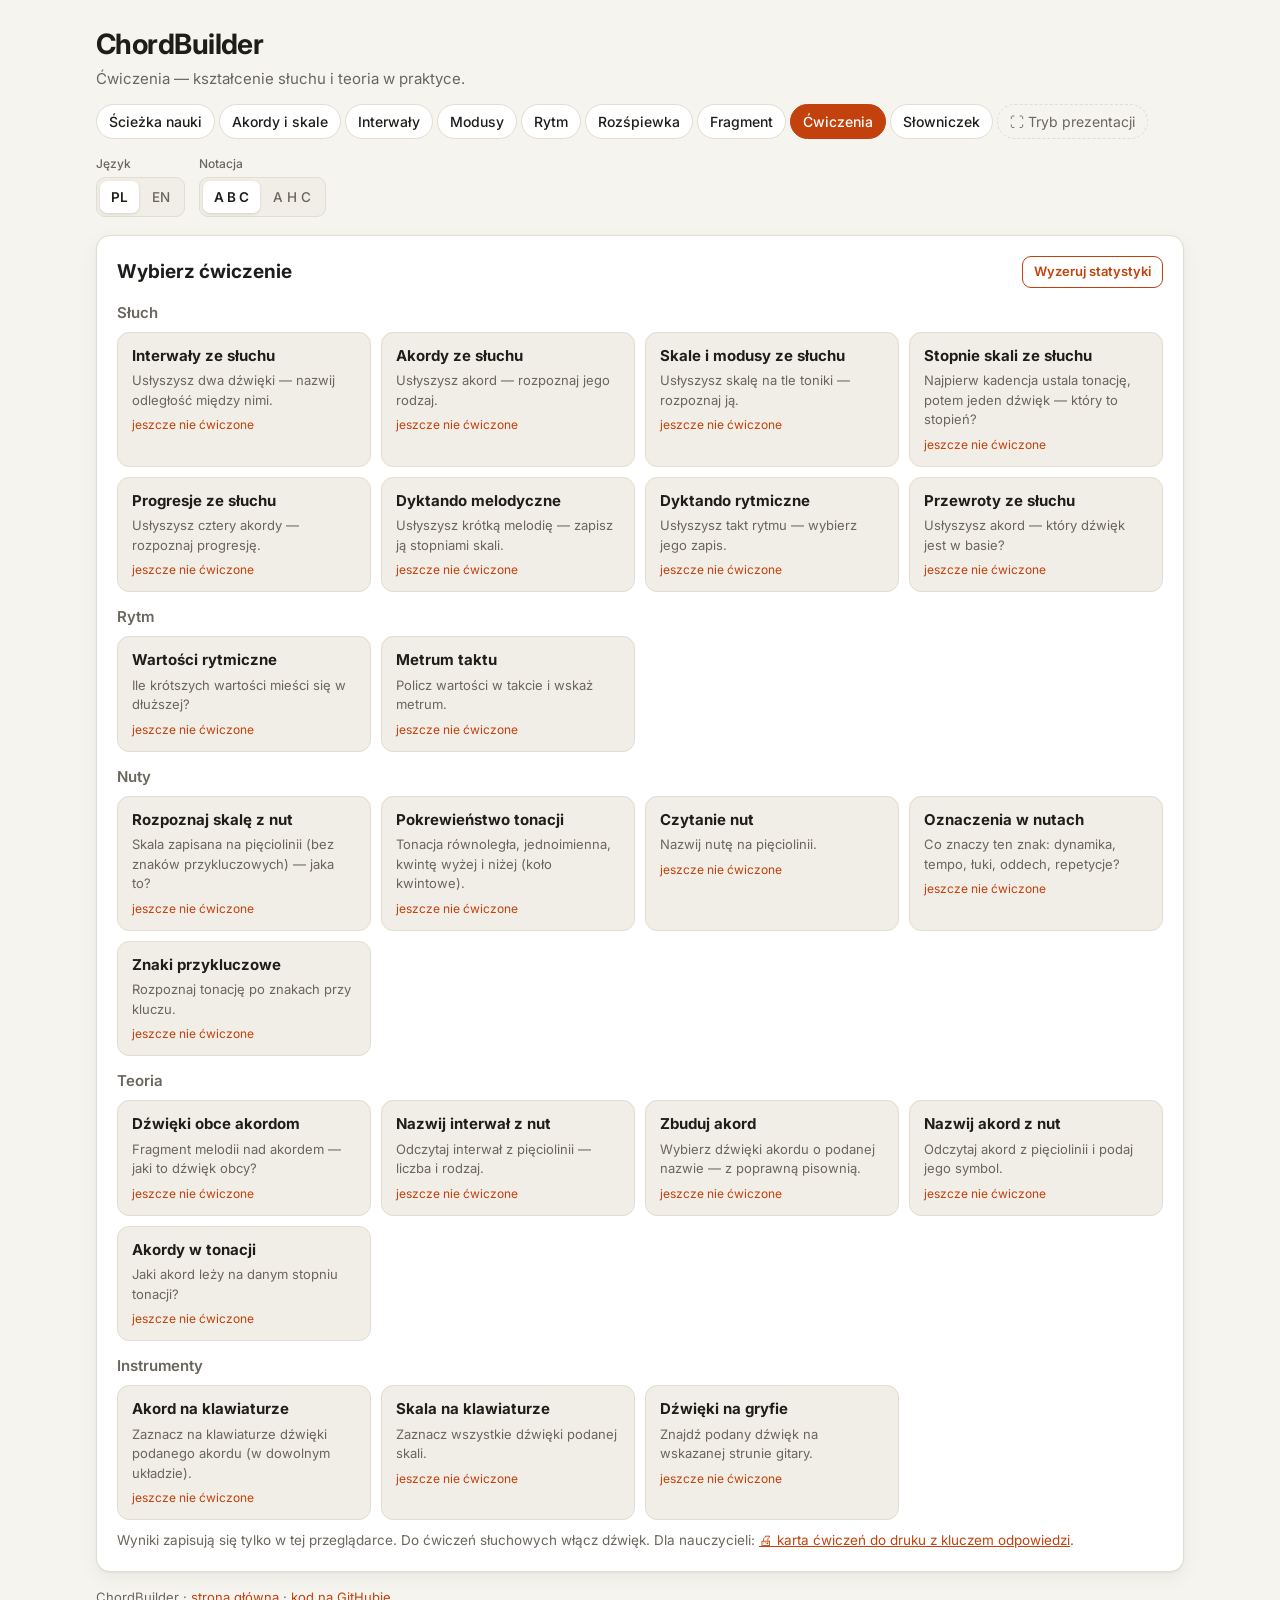
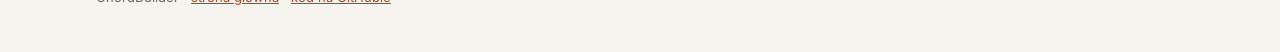
<file: quiz.html>
<!doctype html>
<html lang="pl">
<head>
  <meta charset="utf-8">
  <meta name="viewport" content="width=device-width, initial-scale=1">
  <title>Ćwiczenia — ChordBuilder</title>
  <meta name="description" content="Ćwiczenia z teorii muzyki i kształcenia słuchu: interwały, akordy i skale ze słuchu, czytanie nut, znaki przykluczowe, budowa i nazywanie akordów.">
  <link rel="icon" href="icons/icon.svg" type="image/svg+xml">
  <link rel="apple-touch-icon" href="icons/apple-touch-icon.png">
  <link rel="manifest" href="manifest.webmanifest">
  <meta name="theme-color" content="#c2410c">
  <link rel="preconnect" href="https://fonts.googleapis.com">
  <link rel="preconnect" href="https://fonts.gstatic.com" crossorigin>
  <link href="https://fonts.googleapis.com/css2?family=Inter:wght@400;500;600;700&family=JetBrains+Mono:wght@500&family=Noto+Music&display=swap" rel="stylesheet">
  <link rel="stylesheet" href="css/style.css">
</head>
<body>
  <header class="site-header">
    <div class="wrap header-inner">
      <div>
        <h1>ChordBuilder</h1>
        <p class="tagline">Ćwiczenia — kształcenie słuchu i teoria w praktyce.</p>
        <nav class="site-nav" aria-label="Działy">
          <a href="learn.html">Ścieżka nauki</a>
          <a href="./">Akordy i skale</a>
          <a href="intervals.html">Interwały</a>
          <a href="modes.html">Modusy</a>
          <a href="rhythm.html">Rytm</a>
          <a href="warmup.html">Rozśpiewka</a>
          <a href="practice.html">Fragment</a>
          <a href="quiz.html" aria-current="page">Ćwiczenia</a>
          <a href="glossary.html">Słowniczek</a>
        </nav>
      </div>
      <div class="settings">
        <label class="field">
          <span>Notacja</span>
          <div class="seg" id="notation" role="radiogroup" aria-label="Notacja nazw dźwięków">
            <button type="button" data-value="intl" title="Międzynarodowa: … A B C">A B C</button>
            <button type="button" data-value="H" title="Polska/niemiecka: … A H C, B = B♭">A H C</button>
          </div>
        </label>
      </div>
    </div>
  </header>

  <main class="wrap">
    <section class="card" id="exercise" hidden>
      <div class="card-head">
        <h2 id="ex-title"></h2>
        <button type="button" class="btn ghost small" id="ex-close">✕ Zamknij</button>
      </div>
      <div class="controls">
        <div class="field"><span>Poziom: <b id="ex-level-desc"></b></span>
          <div class="seg" id="ex-level" role="radiogroup" aria-label="Poziom trudności"></div>
        </div>
        <div id="ex-options" class="controls tight inline-opts"></div>
        <button type="button" class="btn ghost small" id="midi-btn" hidden title="Zaznaczaj dźwięki, grając na klawiaturze MIDI">🎹 MIDI</button>
        <div id="ex-share"></div>
        <div class="quiz-score" id="ex-score" aria-live="polite"></div>
      </div>
      <div class="quiz-q">
        <p class="quiz-prompt" id="ex-prompt"></p>
        <div id="ex-media" class="quiz-media"></div>
        <div id="ex-answers" class="quiz-answers"></div>
        <div id="ex-feedback" class="quiz-feedback" aria-live="polite" hidden></div>
      </div>
      <p class="hint" id="midi-status"></p>
      <p class="hint">Klawisze: <kbd>1</kbd>–<kbd>9</kbd> wybierają odpowiedź, <kbd>spacja</kbd> odtwarza ponownie, <kbd>Enter</kbd> przechodzi dalej. Elementy, w których się mylisz, pojawiają się częściej. W ćwiczeniach na klawiaturze możesz grać literami A W S E D F T G Y H U J K (Z / X — zmiana oktawy).</p>
    </section>

    <section class="card" id="menu-card">
      <div class="card-head">
        <h2>Wybierz ćwiczenie</h2>
        <button type="button" class="btn ghost small" id="reset-stats">Wyzeruj statystyki</button>
      </div>
      <div id="menu"></div>
      <p class="hint">Wyniki zapisują się tylko w tej przeglądarce. Do ćwiczeń słuchowych włącz dźwięk.
        Dla nauczycieli: <a href="worksheet.html">🖨 karta ćwiczeń do druku z kluczem odpowiedzi</a>.</p>
    </section>
  </main>

  <footer class="wrap site-footer">
    <p>ChordBuilder · <a href="./">strona główna</a> · <a href="https://github.com/bartoszbielawski/ChordBuilder">kod na GitHubie</a></p>
  </footer>

  <script src="js/theory.js"></script>
  <script src="js/i18n.js"></script>
  <script src="js/i18n-en.js"></script>
  <script src="js/instruments.js"></script>
  <script src="js/audio.js"></script>
  <script src="js/common.js"></script>
  <script src="js/rhythm-core.js"></script>
  <script src="js/marks.js"></script>
  <script src="js/quiz.js"></script>
</body>
</html>
</file>
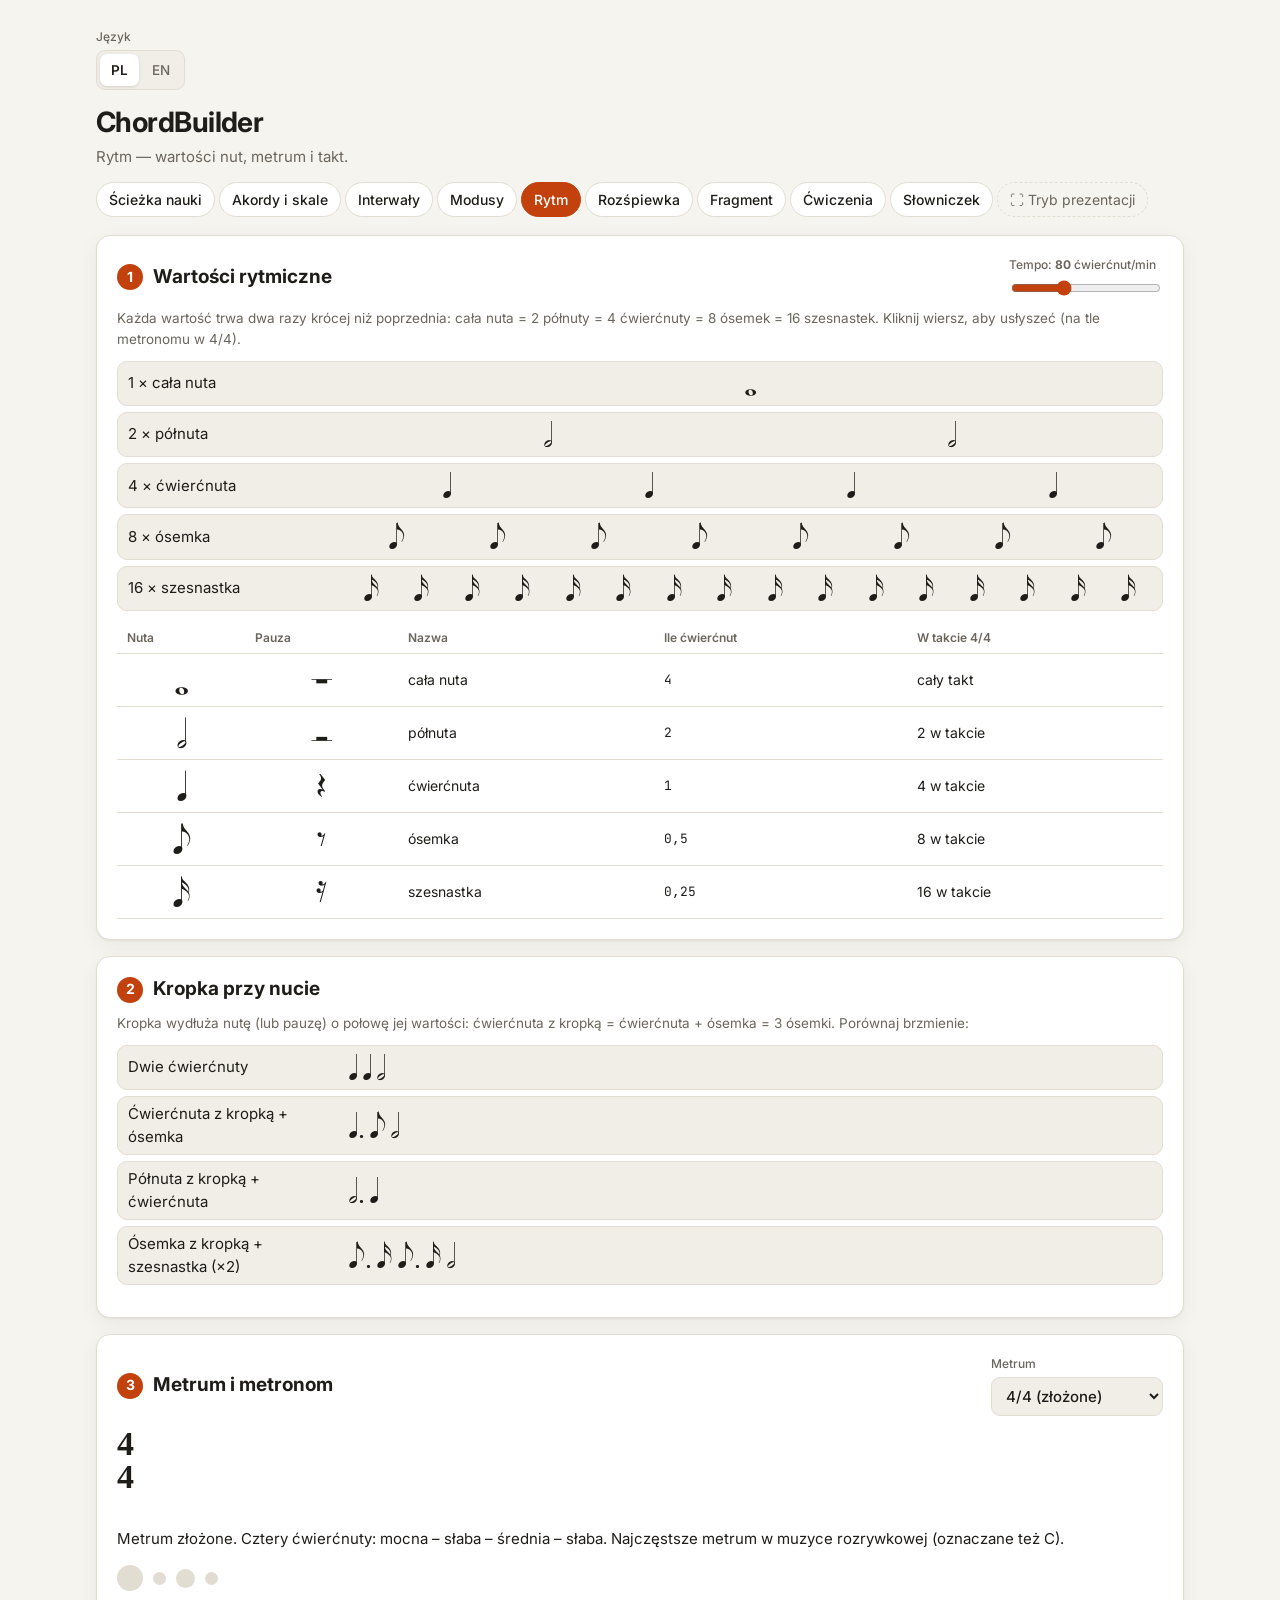
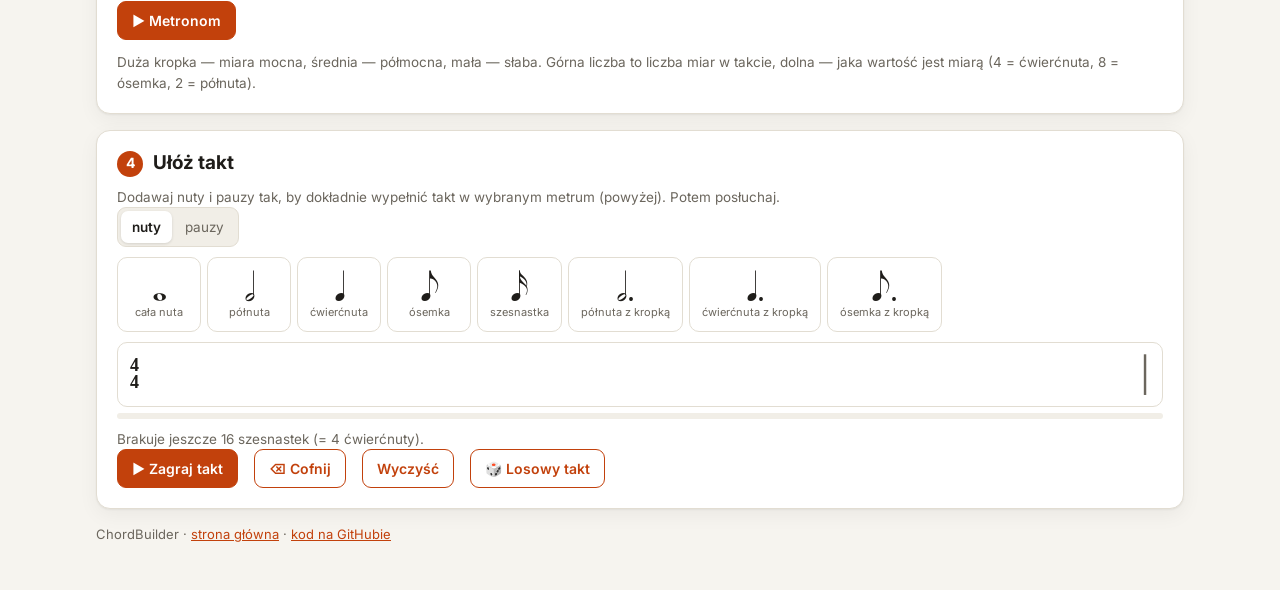
<file: rhythm.html>
<!doctype html>
<html lang="pl">
<head>
  <meta charset="utf-8">
  <meta name="viewport" content="width=device-width, initial-scale=1">
  <title>Rytm — ChordBuilder</title>
  <meta name="description" content="Rytm i metrum: wartości nut i pauz, kropka, metrum proste i złożone, metronom, układanie taktów — z dźwiękiem.">
  <link rel="icon" href="icons/icon.svg" type="image/svg+xml">
  <link rel="apple-touch-icon" href="icons/apple-touch-icon.png">
  <link rel="manifest" href="manifest.webmanifest">
  <meta name="theme-color" content="#c2410c">
  <link rel="preconnect" href="https://fonts.googleapis.com">
  <link rel="preconnect" href="https://fonts.gstatic.com" crossorigin>
  <link href="https://fonts.googleapis.com/css2?family=Inter:wght@400;500;600;700&family=JetBrains+Mono:wght@500&family=Noto+Music&display=swap" rel="stylesheet">
  <link rel="stylesheet" href="css/style.css">
</head>
<body>
  <header class="site-header">
    <div class="wrap header-inner">
      <div>
        <h1>ChordBuilder</h1>
        <p class="tagline">Rytm — wartości nut, metrum i takt.</p>
        <nav class="site-nav" aria-label="Działy">
          <a href="learn.html">Ścieżka nauki</a>
          <a href="./">Akordy i skale</a>
          <a href="intervals.html">Interwały</a>
          <a href="modes.html">Modusy</a>
          <a href="rhythm.html" aria-current="page">Rytm</a>
          <a href="warmup.html">Rozśpiewka</a>
          <a href="practice.html">Fragment</a>
          <a href="quiz.html">Ćwiczenia</a>
          <a href="glossary.html">Słowniczek</a>
        </nav>
      </div>
    </div>
  </header>

  <main class="wrap">
    <section class="card" id="values-section">
      <div class="card-head">
        <h2><span class="step">1</span> Wartości rytmiczne</h2>
        <label class="field"><span>Tempo: <b id="bpm-val"></b> ćwierćnut/min</span><input type="range" id="bpm" min="40" max="160" step="4"></label>
      </div>
      <p class="hint">Każda wartość trwa dwa razy krócej niż poprzednia: cała nuta = 2 półnuty = 4 ćwierćnuty = 8 ósemek = 16 szesnastek. Kliknij wiersz, aby usłyszeć (na tle metronomu w 4/4).</p>
      <div id="tree" class="rh-tree"></div>
      <div class="table-wrap">
        <table class="chord-table rh-table">
          <thead><tr><th>Nuta</th><th>Pauza</th><th>Nazwa</th><th>Ile ćwierćnut</th><th>W takcie 4/4</th></tr></thead>
          <tbody id="values"></tbody>
        </table>
      </div>
    </section>

    <section class="card" id="dots-section">
      <h2><span class="step">2</span> Kropka przy nucie</h2>
      <p class="hint">Kropka wydłuża nutę (lub pauzę) o połowę jej wartości: ćwierćnuta z kropką = ćwierćnuta + ósemka = 3 ósemki. Porównaj brzmienie:</p>
      <div id="dots" class="rh-examples"></div>
    </section>

    <section class="card" id="meter-section">
      <div class="card-head">
        <h2><span class="step">3</span> Metrum i metronom</h2>
        <label class="field"><span>Metrum</span><select id="meter"></select></label>
      </div>
      <div class="rh-meter">
        <div class="rh-sig" id="meter-sig"></div>
        <div>
          <p id="meter-desc"></p>
          <div id="beats" class="rh-beats" aria-hidden="true"></div>
          <div class="controls tight">
            <button type="button" class="btn" id="metro">▶ Metronom</button>
            <span class="hint" style="margin:0">Duża kropka — miara mocna, średnia — półmocna, mała — słaba. Górna liczba to liczba miar w takcie, dolna — jaka wartość jest miarą (4 = ćwierćnuta, 8 = ósemka, 2 = półnuta).</span>
          </div>
        </div>
      </div>
    </section>

    <section class="card" id="bar-section">
      <h2><span class="step">4</span> Ułóż takt</h2>
      <p class="hint">Dodawaj nuty i pauzy tak, by dokładnie wypełnić takt w wybranym metrum (powyżej). Potem posłuchaj.</p>
      <div class="controls tight">
        <div class="seg" id="kind" role="radiogroup" aria-label="Nuty czy pauzy">
          <button type="button" data-value="note">nuty</button>
          <button type="button" data-value="rest">pauzy</button>
        </div>
      </div>
      <div id="palette" class="rh-palette"></div>
      <div id="bar" class="rh-bar" aria-live="polite"></div>
      <div class="rh-fill"><div id="fill"></div></div>
      <p id="bar-msg" class="hint"></p>
      <div class="controls tight">
        <button type="button" class="btn" id="bar-play">▶ Zagraj takt</button>
        <button type="button" class="btn ghost" id="bar-undo">⌫ Cofnij</button>
        <button type="button" class="btn ghost" id="bar-clear">Wyczyść</button>
        <button type="button" class="btn ghost" id="bar-random">🎲 Losowy takt</button>
      </div>
    </section>
  </main>

  <footer class="wrap site-footer">
    <p>ChordBuilder · <a href="./">strona główna</a> · <a href="https://github.com/bartoszbielawski/ChordBuilder">kod na GitHubie</a></p>
  </footer>

  <script src="js/theory.js"></script>
  <script src="js/i18n.js"></script>
  <script src="js/i18n-en.js"></script>
  <script src="js/instruments.js"></script>
  <script src="js/audio.js"></script>
  <script src="js/common.js"></script>
  <script src="js/rhythm-core.js"></script>
  <script src="js/rhythm.js"></script>
</body>
</html>
</file>
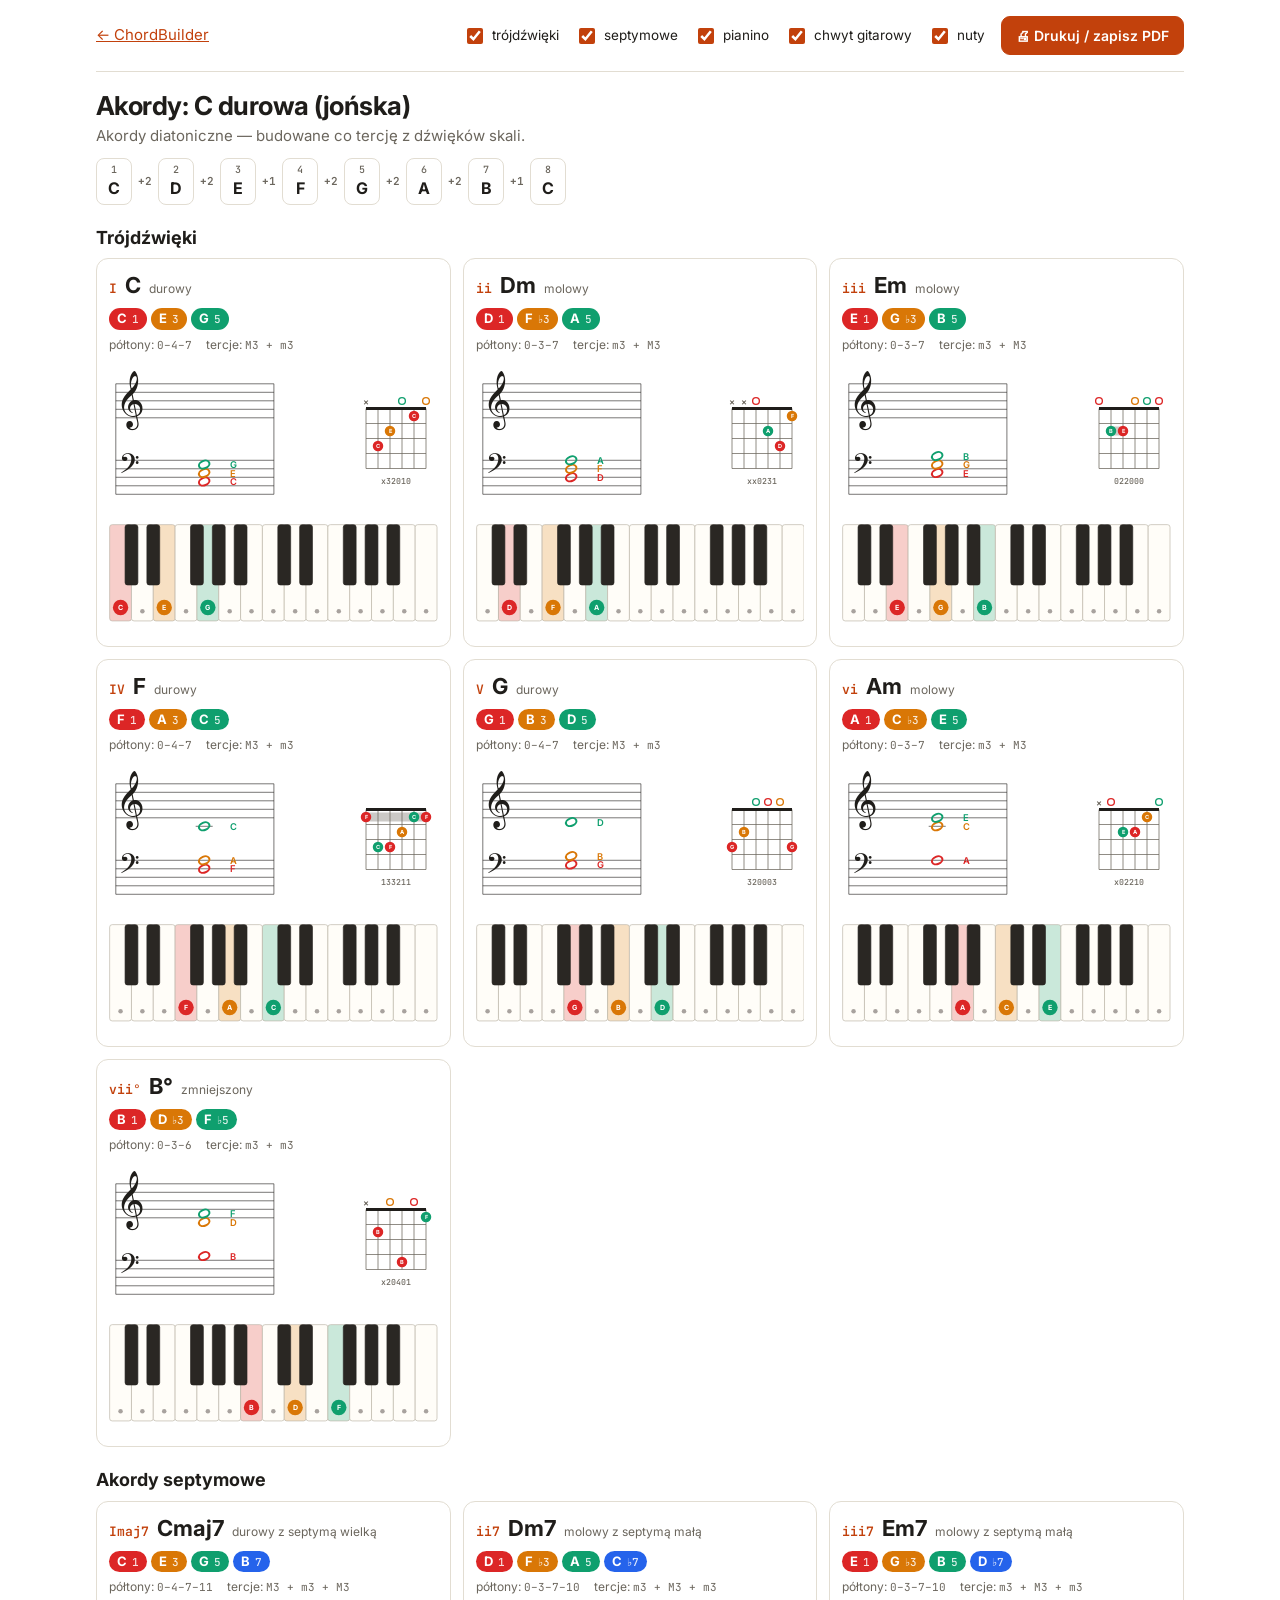
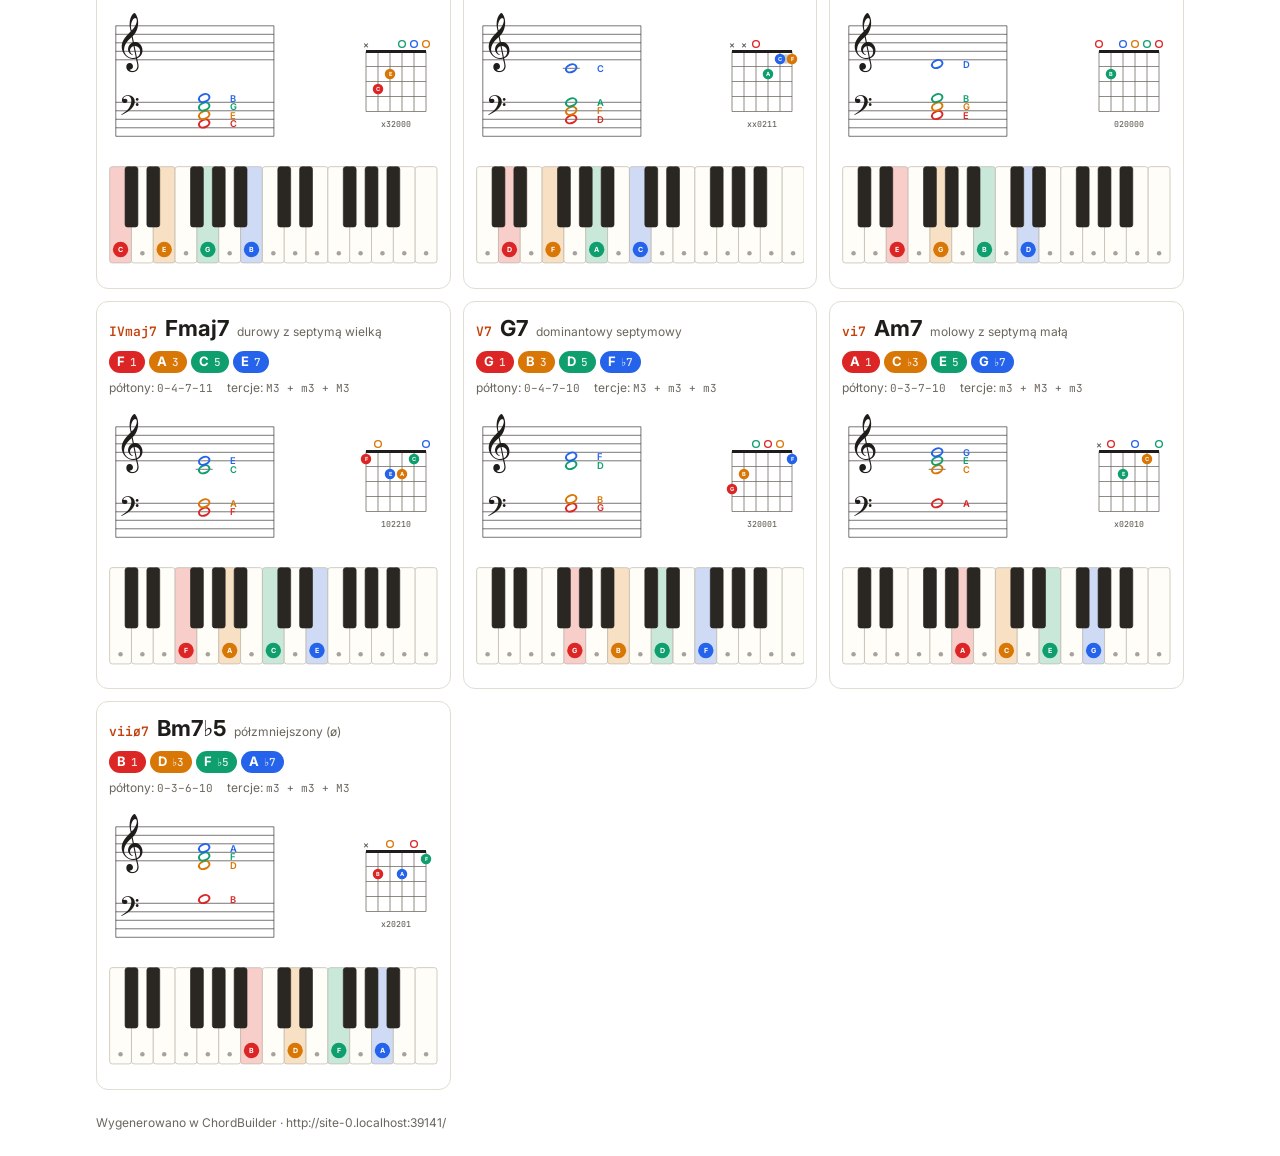
<file: sheet.html>
<!doctype html>
<html lang="pl" data-theme="light">
<head>
  <meta charset="utf-8">
  <meta name="viewport" content="width=device-width, initial-scale=1">
  <title>Ściąga akordów — ChordBuilder</title>
  <meta name="theme-color" content="#c2410c">
  <link rel="manifest" href="manifest.webmanifest">
  <link rel="icon" href="icons/icon.svg" type="image/svg+xml">
  <link rel="preconnect" href="https://fonts.googleapis.com">
  <link rel="preconnect" href="https://fonts.gstatic.com" crossorigin>
  <link href="https://fonts.googleapis.com/css2?family=Inter:wght@400;500;600;700&family=JetBrains+Mono:wght@500&family=Noto+Music&display=swap" rel="stylesheet">
  <link rel="stylesheet" href="css/style.css">
  <link rel="stylesheet" href="css/sheet.css">
</head>
<body class="sheet-page">
  <div class="wrap">
    <div class="sheet-toolbar no-print">
      <a href="./" id="back">← ChordBuilder</a>
      <div class="controls tight">
        <label class="check"><input type="checkbox" id="opt-triads" checked> trójdźwięki</label>
        <label class="check"><input type="checkbox" id="opt-sevenths" checked> septymowe</label>
        <label class="check"><input type="checkbox" id="opt-piano" checked> pianino</label>
        <label class="check"><input type="checkbox" id="opt-guitar" checked> chwyt gitarowy</label>
        <label class="check"><input type="checkbox" id="opt-staff" checked> nuty</label>
        <button type="button" class="btn" id="print">🖨 Drukuj / zapisz PDF</button>
      </div>
    </div>

    <header class="sheet-head">
      <h1 id="sheet-title"></h1>
      <p class="muted" id="sheet-sub"></p>
      <div id="sheet-scale" class="sheet-scale"></div>
    </header>

    <div id="sheet-body"></div>
    <p class="sheet-foot muted">Wygenerowano w ChordBuilder · <span id="sheet-url"></span></p>
  </div>

  <script src="js/theory.js"></script>
  <script src="js/i18n.js"></script>
  <script src="js/i18n-en.js"></script>
  <script src="js/instruments.js"></script>
  <script src="js/common.js"></script>
  <script src="js/sheet.js"></script>
</body>
</html>
</file>
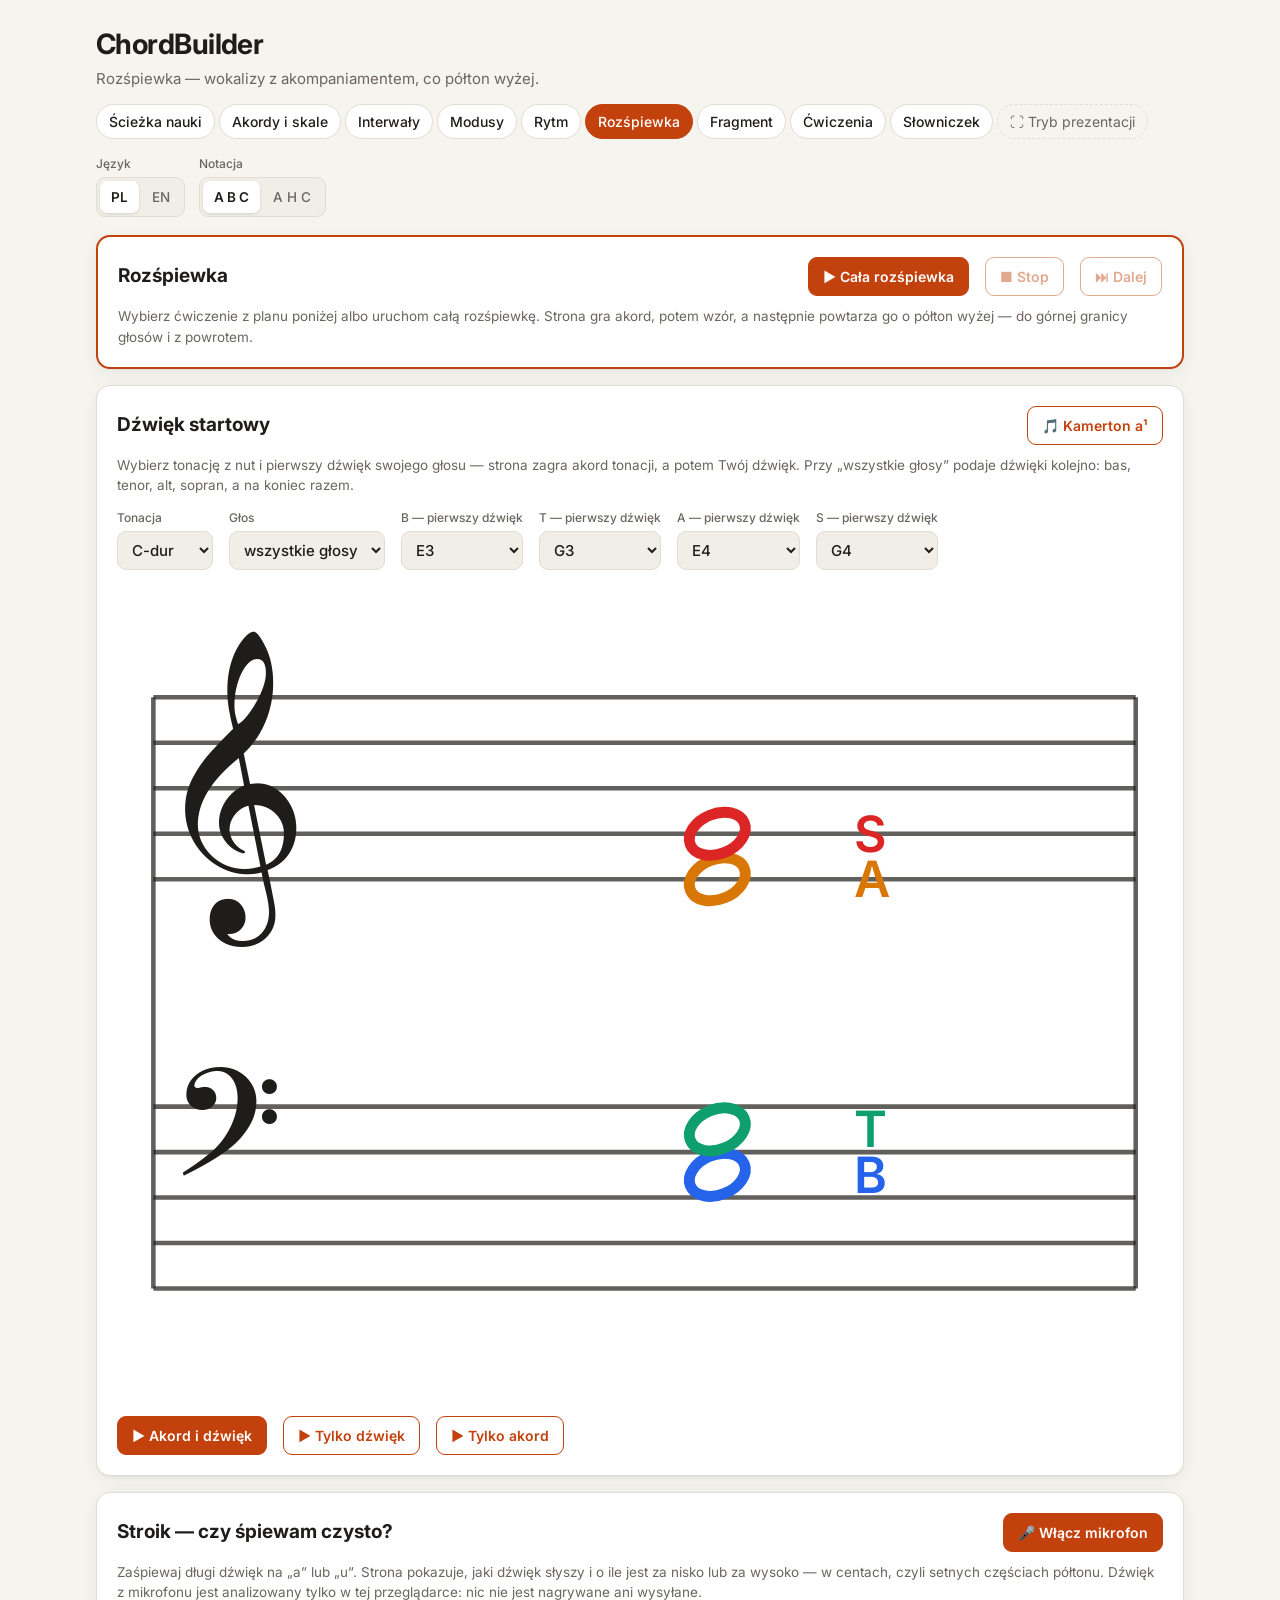
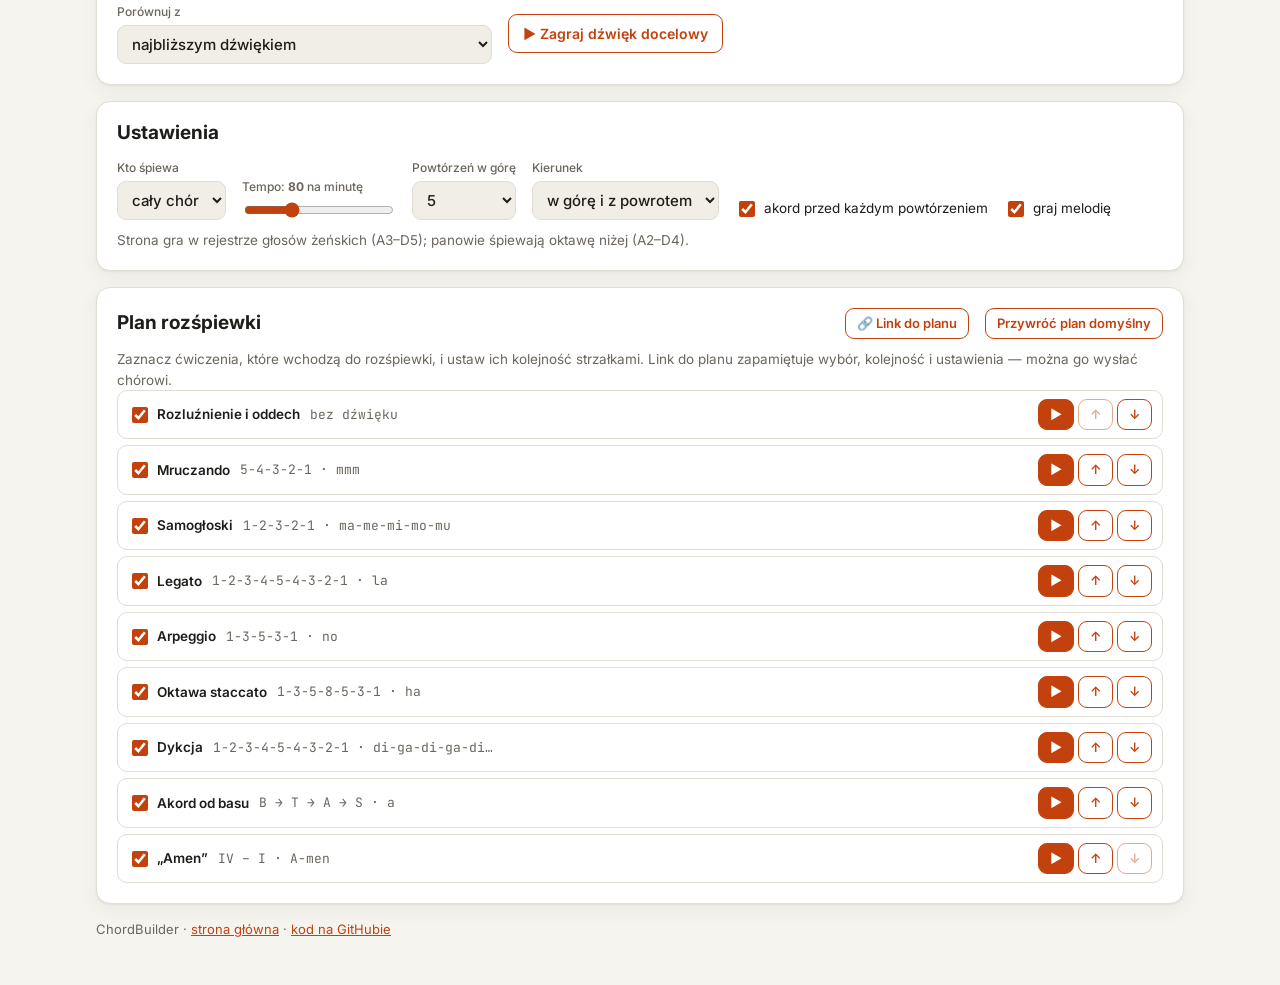
<file: warmup.html>
<!doctype html>
<html lang="pl">
<head>
  <meta charset="utf-8">
  <meta name="viewport" content="width=device-width, initial-scale=1">
  <title>Rozśpiewka — ChordBuilder</title>
  <meta name="description" content="Rozśpiewka dla chóru: wokalizy transponowane co półton z akompaniamentem, w zakresie głosów, z planem do ułożenia i linkiem dla chóru.">
  <link rel="icon" href="icons/icon.svg" type="image/svg+xml">
  <link rel="apple-touch-icon" href="icons/apple-touch-icon.png">
  <link rel="manifest" href="manifest.webmanifest">
  <meta name="theme-color" content="#c2410c">
  <link rel="preconnect" href="https://fonts.googleapis.com">
  <link rel="preconnect" href="https://fonts.gstatic.com" crossorigin>
  <link href="https://fonts.googleapis.com/css2?family=Inter:wght@400;500;600;700&family=JetBrains+Mono:wght@500&family=Noto+Music&display=swap" rel="stylesheet">
  <link rel="stylesheet" href="css/style.css">
</head>
<body>
  <header class="site-header">
    <div class="wrap header-inner">
      <div>
        <h1>ChordBuilder</h1>
        <p class="tagline">Rozśpiewka — wokalizy z akompaniamentem, co półton wyżej.</p>
        <nav class="site-nav" aria-label="Działy">
          <a href="learn.html">Ścieżka nauki</a>
          <a href="./">Akordy i skale</a>
          <a href="intervals.html">Interwały</a>
          <a href="modes.html">Modusy</a>
          <a href="rhythm.html">Rytm</a>
          <a href="warmup.html" aria-current="page">Rozśpiewka</a>
          <a href="practice.html">Fragment</a>
          <a href="quiz.html">Ćwiczenia</a>
          <a href="glossary.html">Słowniczek</a>
        </nav>
      </div>
      <div class="settings">
        <label class="field">
          <span>Notacja</span>
          <div class="seg" id="notation" role="radiogroup" aria-label="Notacja nazw dźwięków">
            <button type="button" data-value="intl">A B C</button>
            <button type="button" data-value="H">A H C</button>
          </div>
        </label>
      </div>
    </div>
  </header>

  <main class="wrap">
    <section class="card wu-now" id="now" aria-live="polite">
      <div class="card-head">
        <h2 id="now-title">Rozśpiewka</h2>
        <div class="controls tight">
          <button type="button" class="btn" id="play-all">▶ Cała rozśpiewka</button>
          <button type="button" class="btn ghost" id="stop" disabled>■ Stop</button>
          <button type="button" class="btn ghost" id="skip" disabled title="Następne ćwiczenie">⏭ Dalej</button>
        </div>
      </div>
      <div id="now-body"><p class="hint">Wybierz ćwiczenie z planu poniżej albo uruchom całą rozśpiewkę. Strona gra akord, potem wzór, a następnie powtarza go o półton wyżej — do górnej granicy głosów i z powrotem.</p></div>
    </section>

    <section class="card" id="start-section">
      <div class="card-head">
        <h2>Dźwięk startowy</h2>
        <button type="button" class="btn ghost" id="fork" title="Dźwięk a¹ (A4) = 440 Hz">🎵 Kamerton a¹</button>
      </div>
      <p class="hint">Wybierz tonację z nut i pierwszy dźwięk swojego głosu — strona zagra akord tonacji, a potem Twój dźwięk. Przy „wszystkie głosy” podaje dźwięki kolejno: bas, tenor, alt, sopran, a na koniec razem.</p>
      <div class="controls">
        <label class="field"><span>Tonacja</span><select id="sp-key"></select></label>
        <label class="field"><span>Głos</span><select id="sp-voice"></select></label>
        <span id="sp-notes" class="controls tight"></span>
      </div>
      <div id="sp-staff" class="melody-wrap wu-staff"></div>
      <div class="controls tight">
        <button type="button" class="btn" id="sp-play">▶ Akord i dźwięk</button>
        <button type="button" class="btn ghost" id="sp-note">▶ Tylko dźwięk</button>
        <button type="button" class="btn ghost" id="sp-chord">▶ Tylko akord</button>
      </div>
    </section>

    <section class="card" id="tuner-section">
      <div class="card-head">
        <h2>Stroik — czy śpiewam czysto?</h2>
        <button type="button" class="btn" id="tn-start">🎤 Włącz mikrofon</button>
      </div>
      <p class="hint">Zaśpiewaj długi dźwięk na „a” lub „u”. Strona pokazuje, jaki dźwięk słyszy i o ile jest za nisko lub za wysoko — w centach, czyli setnych częściach półtonu. Dźwięk z mikrofonu jest analizowany tylko w tej przeglądarce: nic nie jest nagrywane ani wysyłane.</p>
      <div class="controls tight">
        <label class="field"><span>Porównuj z</span>
          <select id="tn-target"><option value="near">najbliższym dźwiękiem</option><option value="start">pierwszym dźwiękiem z „Dźwięku startowego”</option></select></label>
        <button type="button" class="btn ghost" id="tn-ref">▶ Zagraj dźwięk docelowy</button>
      </div>
      <div class="tn-display" id="tn-display" hidden>
        <div class="tn-input"><span class="muted small-text">Mikrofon: <span id="tn-mic"></span></span>
          <div class="tn-level" title="Poziom sygnału z mikrofonu"><div id="tn-level-bar"></div></div></div>
        <p class="hint" id="tn-quiet" hidden>Mikrofon nic nie słyszy. Sprawdź, czy przeglądarka używa właściwego mikrofonu (ikona mikrofonu przy pasku adresu) i czy nie jest on wyciszony lub zbyt cichy w ustawieniach dźwięku systemu.</p>
        <div class="tn-row">
          <div class="tn-note" id="tn-note" aria-live="polite">—</div>
          <div class="tn-meter" aria-hidden="true">
            <div class="tn-band"></div>
            <span class="tn-tick l">−50</span><span class="tn-tick c">0</span><span class="tn-tick r">+50</span>
            <div class="tn-needle" id="tn-needle"></div>
          </div>
        </div>
        <p class="tn-cents" id="tn-cents"></p>
        <canvas id="tn-graph" class="tn-graph" width="640" height="120" aria-label="Wykres wysokości śpiewanego dźwięku w ostatnich sekundach"></canvas>
        <p class="hint">Zielony pas na wykresie to ±10 centów — tak czysto, że ucho nie słyszy różnicy. Linia pokazuje ostatnie sekundy: czy dźwięk jest stabilny, czy „pływa”.</p>
      </div>
    </section>

    <section class="card">
      <h2>Ustawienia</h2>
      <div class="controls">
        <label class="field"><span>Kto śpiewa</span><select id="who"></select></label>
        <label class="field"><span>Tempo: <b id="bpm-val"></b> na minutę</span><input type="range" id="bpm" min="50" max="150" step="5"></label>
        <label class="field"><span>Powtórzeń w górę</span>
          <select id="reps"><option value="3">3</option><option value="5">5</option><option value="7">7</option><option value="9">9</option></select></label>
        <label class="field"><span>Kierunek</span>
          <select id="dir"><option value="updown">w górę i z powrotem</option><option value="up">tylko w górę</option></select></label>
        <label class="check"><input type="checkbox" id="chord"> akord przed każdym powtórzeniem</label>
        <label class="check"><input type="checkbox" id="melody"> graj melodię</label>
      </div>
      <p class="hint" id="who-hint"></p>
    </section>

    <section class="card">
      <div class="card-head">
        <h2>Plan rozśpiewki</h2>
        <div class="controls tight">
          <button type="button" class="btn ghost small" id="share">🔗 Link do planu</button>
          <button type="button" class="btn ghost small" id="reset">Przywróć plan domyślny</button>
        </div>
      </div>
      <p class="hint">Zaznacz ćwiczenia, które wchodzą do rozśpiewki, i ustaw ich kolejność strzałkami. Link do planu zapamiętuje wybór, kolejność i ustawienia — można go wysłać chórowi.</p>
      <ol id="plan" class="wu-plan"></ol>
    </section>
  </main>

  <footer class="wrap site-footer">
    <p>ChordBuilder · <a href="./">strona główna</a> · <a href="https://github.com/bartoszbielawski/ChordBuilder">kod na GitHubie</a></p>
  </footer>

  <script src="js/theory.js"></script>
  <script src="js/i18n.js"></script>
  <script src="js/i18n-en.js"></script>
  <script src="js/instruments.js"></script>
  <script src="js/audio.js"></script>
  <script src="js/common.js"></script>
  <script src="js/pitch-mic.js"></script>
  <script src="js/warmup.js"></script>
</body>
</html>
</file>
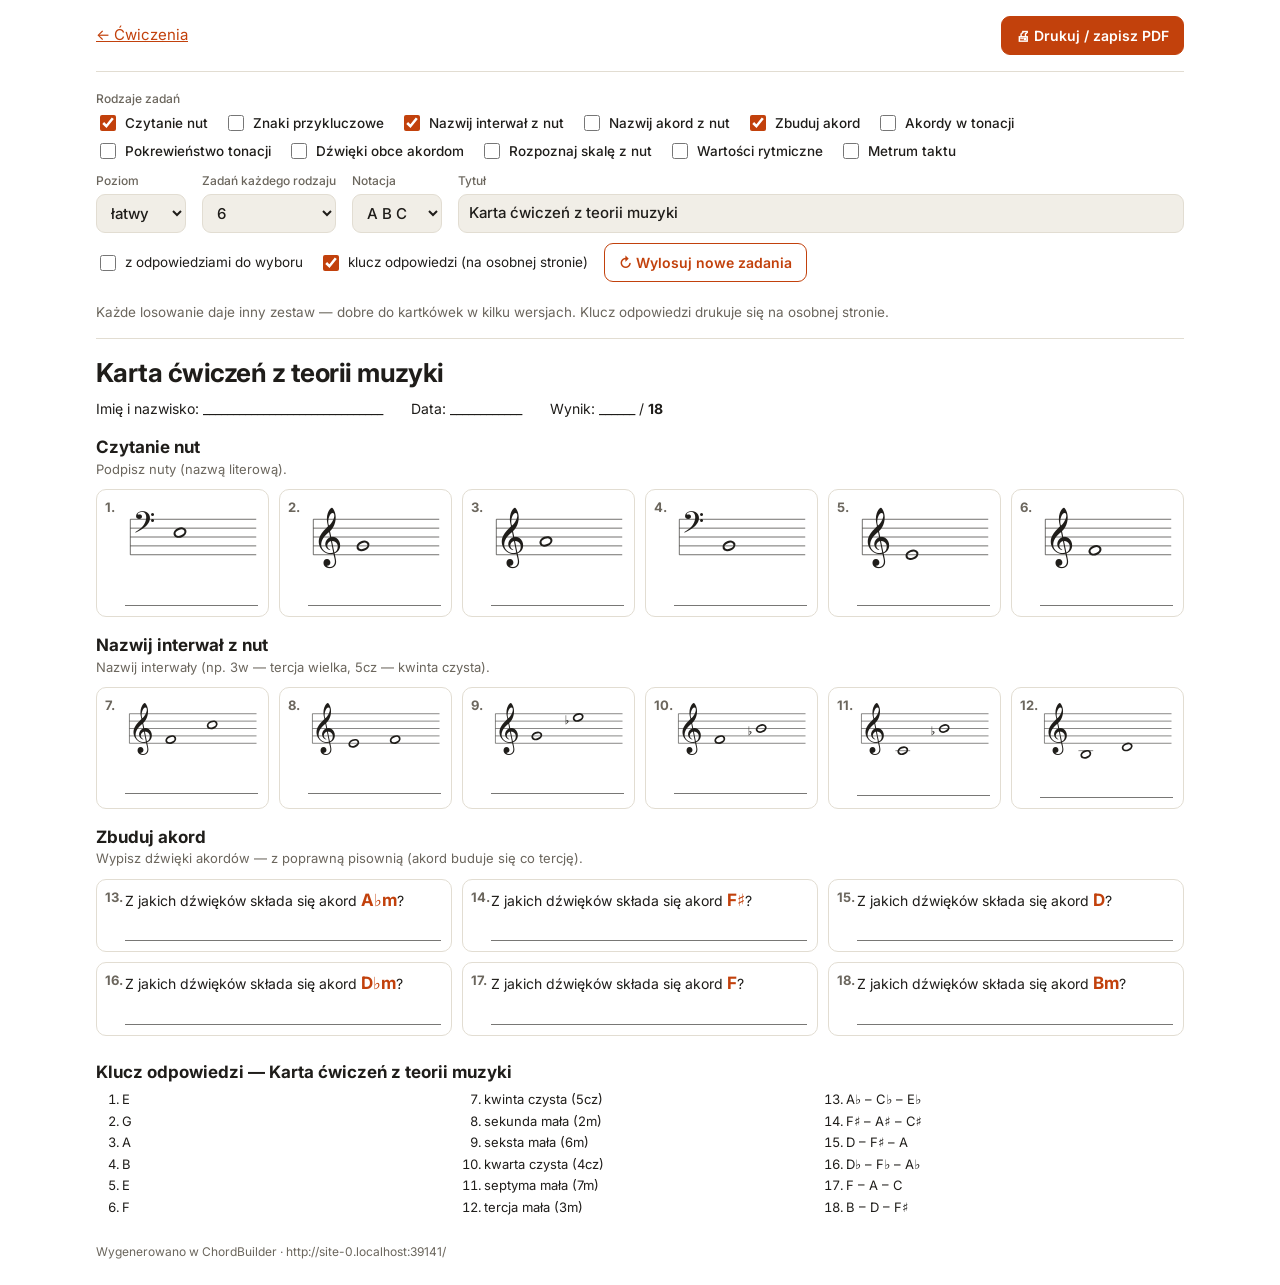
<file: worksheet.html>
<!doctype html>
<html lang="pl" data-theme="light">
<head>
  <meta charset="utf-8">
  <meta name="viewport" content="width=device-width, initial-scale=1">
  <title>Karta ćwiczeń — ChordBuilder</title>
  <meta name="theme-color" content="#c2410c">
  <link rel="manifest" href="manifest.webmanifest">
  <link rel="icon" href="icons/icon.svg" type="image/svg+xml">
  <link rel="preconnect" href="https://fonts.googleapis.com">
  <link rel="preconnect" href="https://fonts.gstatic.com" crossorigin>
  <link href="https://fonts.googleapis.com/css2?family=Inter:wght@400;500;600;700&family=JetBrains+Mono:wght@500&family=Noto+Music&display=swap" rel="stylesheet">
  <link rel="stylesheet" href="css/style.css">
  <link rel="stylesheet" href="css/sheet.css">
</head>
<body class="sheet-page">
  <div class="wrap">
    <div class="sheet-toolbar no-print">
      <a href="quiz.html">← Ćwiczenia</a>
      <button type="button" class="btn" id="print">🖨 Drukuj / zapisz PDF</button>
    </div>
    <div class="ws-settings no-print">
      <div class="field"><span>Rodzaje zadań</span><div id="ws-types" class="ws-types"></div></div>
      <div class="controls tight">
        <label class="field"><span>Poziom</span>
          <select id="ws-level"><option value="0">łatwy</option><option value="1">średni</option><option value="2">trudny</option></select></label>
        <label class="field"><span>Zadań każdego rodzaju</span>
          <select id="ws-count"><option>4</option><option>6</option><option>8</option><option>12</option><option>16</option></select></label>
        <label class="field"><span>Notacja</span>
          <select id="ws-notation"><option value="intl">A B C</option><option value="H">A H C</option></select></label>
        <label class="field grow"><span>Tytuł</span><input type="text" id="ws-title" class="text-input"></label>
      </div>
      <div class="controls tight">
        <label class="check"><input type="checkbox" id="ws-mc"> z odpowiedziami do wyboru</label>
        <label class="check"><input type="checkbox" id="ws-key" checked> klucz odpowiedzi (na osobnej stronie)</label>
        <button type="button" class="btn ghost" id="ws-new">↻ Wylosuj nowe zadania</button>
      </div>
      <p class="hint">Każde losowanie daje inny zestaw — dobre do kartkówek w kilku wersjach. Klucz odpowiedzi drukuje się na osobnej stronie.</p>
    </div>

    <header class="sheet-head ws-head">
      <h1 id="ws-h1"></h1>
      <div class="ws-name"><span>Imię i nazwisko: ______________________________</span><span>Data: ____________</span><span>Wynik: ______ / <b id="ws-total"></b></span></div>
    </header>
    <div id="ws-body"></div>
    <section id="ws-answers" class="ws-answers"></section>
    <p class="sheet-foot muted">Wygenerowano w ChordBuilder · <span id="ws-url"></span></p>
  </div>

  <script src="js/theory.js"></script>
  <script src="js/i18n.js"></script>
  <script src="js/i18n-en.js"></script>
  <script src="js/instruments.js"></script>
  <script src="js/audio.js"></script>
  <script src="js/common.js"></script>
  <script src="js/rhythm-core.js"></script>
  <script src="js/marks.js"></script>
  <script src="js/quiz.js"></script>
  <script src="js/worksheet.js"></script>
</body>
</html>
</file>
<file: css/style.css>
:root {
  --bg: #f6f4ef;
  --surface: #ffffff;
  --surface-2: #f1eee7;
  --text: #1f1d1a;
  --muted: #6b665d;
  --border: #e2ddd2;
  --accent: #c2410c;
  --accent-soft: #fde9dc;
  --ok: #15803d;
  --no: #b91c1c;

  --root: #dc2626;
  --third: #d97706;
  --fifth: #0f9f6e;
  --seventh: #2563eb;
  --ext: #9333ea;
  --scale: #a8a29e;

  --key-white: #fffdf8;
  --key-black: #2a2723;
  --wood: #3b2a1e;
  --fret: #c9c2b4;
  --string: #e8dcc4;
  --inlay: #6b5240;

  --radius: 14px;
  --shadow: 0 1px 2px rgb(0 0 0 / .05), 0 6px 20px rgb(0 0 0 / .05);
  color-scheme: light;
}

@media (prefers-color-scheme: dark) {
  :root:not([data-theme="light"]) {
    --bg: #141311;
    --surface: #1d1b18;
    --surface-2: #26231f;
    --text: #f1ede6;
    --muted: #a39d92;
    --border: #35312b;
    --accent: #fb923c;
    --accent-soft: #3a2416;
    --ok: #4ade80;
    --no: #f87171;
    --root: #f05252;
    --third: #f59e0b;
    --fifth: #22c08a;
    --seventh: #4f8ff7;
    --ext: #b065f5;
    --scale: #78716c;
    --key-white: #e9e5dc;
    --key-black: #0e0d0c;
    --wood: #2a1e15;
    --fret: #8a8170;
    --string: #cfc3aa;
    --inlay: #5a4535;
    --shadow: none;
    color-scheme: dark;
  }
}
:root[data-theme="dark"] {
  --bg: #141311; --surface: #1d1b18; --surface-2: #26231f; --text: #f1ede6; --muted: #a39d92;
  --border: #35312b; --accent: #fb923c; --accent-soft: #3a2416; --ok: #4ade80; --no: #f87171;
  --root: #f05252; --third: #f59e0b; --fifth: #22c08a; --seventh: #4f8ff7; --ext: #b065f5; --scale: #78716c;
  --key-white: #e9e5dc; --key-black: #0e0d0c; --wood: #2a1e15; --fret: #8a8170; --string: #cfc3aa; --inlay: #5a4535;
  --shadow: none; color-scheme: dark;
}

* { box-sizing: border-box; }
html { -webkit-text-size-adjust: 100%; }
body {
  margin: 0;
  background: var(--bg);
  color: var(--text);
  font: 15px/1.5 Inter, system-ui, -apple-system, "Segoe UI", "Noto Music", sans-serif;
}
.wrap { max-width: 1120px; margin: 0 auto; padding: 0 16px; }
h1, h2, h3 { line-height: 1.2; margin: 0; }
h1 { font-size: 28px; letter-spacing: -.02em; }
h2 { font-size: 19px; display: flex; align-items: center; gap: 10px; }
h3 { font-size: 15px; margin: 22px 0 10px; color: var(--muted); font-weight: 600; }
h3 small { font-weight: 500; }
a { color: var(--accent); }
.mono, code { font-family: "JetBrains Mono", ui-monospace, monospace; font-size: .92em; }
.muted { color: var(--muted); }
.hint { color: var(--muted); font-size: 13.5px; margin: 10px 0 0; }

/* ---------- Header ---------- */
.site-header { padding: 28px 0 18px; }
.header-inner { display: flex; flex-wrap: wrap; justify-content: space-between; align-items: flex-end; gap: 16px; }
.tagline { margin: 6px 0 0; color: var(--muted); }
.settings { display: flex; flex-wrap: wrap; gap: 14px; }

/* ---------- Cards ---------- */
.card {
  background: var(--surface);
  border: 1px solid var(--border);
  border-radius: var(--radius);
  box-shadow: var(--shadow);
  padding: 20px;
  margin-bottom: 16px;
}
.card-head { display: flex; flex-wrap: wrap; justify-content: space-between; align-items: center; gap: 12px; }
.step {
  display: inline-grid; place-items: center;
  width: 26px; height: 26px; border-radius: 50%;
  background: var(--accent); color: #fff; font-size: 14px;
}

/* ---------- Form controls ---------- */
.controls { display: flex; flex-wrap: wrap; gap: 12px 16px; align-items: flex-end; margin-top: 14px; }
.controls.tight { margin-top: 0; align-items: center; }
.field { display: flex; flex-direction: column; gap: 4px; font-size: 12px; color: var(--muted); font-weight: 500; min-width: 0; max-width: 100%; }
.field.grow { flex: 1 1 220px; }
.field.grow select { width: 100%; }
main, .card { min-width: 0; }
select {
  font: inherit; font-size: 15px; color: var(--text);
  background: var(--surface-2); border: 1px solid var(--border); border-radius: 9px;
  padding: 8px 10px; min-width: 90px; max-width: 100%;
}
select:focus-visible, button:focus-visible { outline: 2px solid var(--accent); outline-offset: 2px; }
.check { display: inline-flex; gap: 6px; align-items: center; font-size: 13.5px; color: var(--text); cursor: pointer; }
.check input { accent-color: var(--accent); width: 16px; height: 16px; }

.seg { display: inline-flex; background: var(--surface-2); border: 1px solid var(--border); border-radius: 9px; padding: 3px; gap: 2px; flex-wrap: wrap; }
.seg button {
  font: inherit; font-size: 13.5px; color: var(--muted);
  background: none; border: 0; border-radius: 7px; padding: 6px 11px; cursor: pointer;
}
.seg button.on { background: var(--surface); color: var(--text); font-weight: 600; box-shadow: 0 1px 3px rgb(0 0 0 / .12); }

.btn {
  font: inherit; font-weight: 600; font-size: 14px;
  border: 1px solid var(--accent); background: var(--accent); color: #fff;
  border-radius: 9px; padding: 8px 14px; cursor: pointer;
}
.btn.ghost { background: transparent; color: var(--accent); }
a.btn { text-decoration: none; display: inline-block; }
.btn:active { transform: translateY(1px); }

/* ---------- Scale ---------- */
.scale-notes { display: flex; flex-wrap: wrap; align-items: center; gap: 6px; margin-top: 16px; }
.scale-note {
  font: inherit; color: var(--text);
  display: grid; justify-items: center; gap: 1px;
  min-width: 58px; padding: 8px 6px; border-radius: 10px;
  background: var(--surface-2); border: 1px solid var(--border); cursor: pointer;
}
.scale-note:hover { border-color: var(--accent); }
.scale-note.active { border-color: var(--accent); background: var(--accent-soft); }
.scale-note.octave { opacity: .55; cursor: default; }
.scale-note .deg { font-size: 12px; color: var(--muted); font-family: "JetBrains Mono", monospace; }
.scale-note .nm { font-size: 20px; font-weight: 700; }
.scale-note .sm { font-size: 11px; color: var(--muted); }
.step-gap { font: 600 12px "JetBrains Mono", monospace; color: var(--muted); }
.step-gap.half { color: var(--accent); }
.step-gap.wide { color: var(--ext); }

/* ---------- Diatonic chords ---------- */
.diatonic { display: grid; grid-template-columns: repeat(auto-fill, minmax(132px, 1fr)); gap: 10px; margin-top: 14px; }
.chord-card {
  font: inherit; color: var(--text); text-align: left;
  display: grid; gap: 2px; padding: 12px; border-radius: 12px; cursor: pointer;
  background: var(--surface-2); border: 1px solid var(--border);
}
.chord-card:hover { border-color: var(--accent); }
.chord-card.active { border-color: var(--accent); background: var(--accent-soft); }
.chord-card .roman { font: 600 13px "JetBrains Mono", monospace; color: var(--accent); }
.chord-card .sym { font-size: 22px; font-weight: 700; }
.chord-card .notes { font-size: 13px; }
.chord-card .qual { font-size: 12px; color: var(--muted); }

.fitting { margin-top: 16px; border-top: 1px solid var(--border); padding-top: 12px; }
.fitting summary { cursor: pointer; font-weight: 600; font-size: 14px; }
.fit-row { display: grid; grid-template-columns: 80px 1fr; gap: 10px; align-items: start; padding: 8px 0; border-bottom: 1px dashed var(--border); }
.fit-row:last-child { border-bottom: 0; }
.fit-root { font-weight: 600; padding-top: 4px; }
.chips { display: flex; flex-wrap: wrap; gap: 6px; }
.chip {
  font: inherit; font-size: 13.5px; color: var(--text);
  padding: 4px 10px; border-radius: 99px; cursor: pointer;
  background: var(--surface-2); border: 1px solid var(--border);
}
.chip:hover, .chip.active { border-color: var(--accent); }
.chip.active { background: var(--accent-soft); font-weight: 600; }

/* ---------- Chord detail ---------- */
.chord-head { display: flex; flex-wrap: wrap; align-items: center; gap: 12px 20px; margin: 20px 0 14px; }
.chord-symbol { font-size: 44px; font-weight: 700; letter-spacing: -.02em; line-height: 1; min-width: 80px; }
.chord-name { font-size: 16px; font-weight: 600; }
.fit { font-size: 13px; margin-top: 3px; }
.fit.in { color: var(--ok); }
.fit.out { color: var(--no); }
.play-group { margin-left: auto; display: flex; gap: 8px; }

.table-wrap { overflow-x: auto; }
.chord-table { width: 100%; border-collapse: collapse; font-size: 14px; }
.chord-table th { text-align: left; font-size: 12px; font-weight: 600; color: var(--muted); padding: 6px 10px; border-bottom: 1px solid var(--border); white-space: nowrap; }
.chord-table td { padding: 8px 10px; border-bottom: 1px solid var(--border); }
.chord-table .ok { color: var(--ok); font-weight: 700; }
.chord-table .no { color: var(--no); font-weight: 700; }

.pill {
  display: inline-flex; align-items: baseline; gap: 5px;
  padding: 2px 10px; border-radius: 99px; color: #fff; font-weight: 700;
  background: var(--c, var(--muted));
}
.pill.big { font-size: 18px; padding: 6px 14px; }
.pill small { font: 500 11px "JetBrains Mono", monospace; opacity: .85; }
.stack { display: flex; flex-wrap: wrap; align-items: center; gap: 8px; }
.stack .gap { display: grid; justify-items: center; font-size: 11.5px; color: var(--muted); line-height: 1.25; padding: 0 2px; }
.stack .gap b { font: 600 13px "JetBrains Mono", monospace; color: var(--text); }
.formula { display: flex; flex-wrap: wrap; gap: 6px 24px; margin-top: 14px; font-size: 13.5px; }
.formula .lbl { color: var(--muted); }

.role-root { --c: var(--root); }
.role-third { --c: var(--third); }
.role-fifth { --c: var(--fifth); }
.role-seventh { --c: var(--seventh); }
.role-ext { --c: var(--ext); }
.role-scale { --c: var(--scale); }
.role-sel { --c: #57534e; }

/* ---------- Pięciolinia ---------- */
.staff-row { display: flex; flex-wrap: wrap; gap: 8px 24px; align-items: center; }
.staff-row .hint { flex: 1 1 260px; margin: 0; }
.staff-wrap { flex: 0 1 300px; min-width: 0; }
.staff-wrap svg { display: block; width: 100%; max-width: 300px; height: auto; }
.st-line { stroke: var(--text); stroke-width: 1; opacity: .7; }
.st-clef { font-family: "Noto Music", "Bravura", "Apple Symbols", "Segoe UI Symbol", serif; fill: var(--text); }
.st-clef.g { font-size: 40px; }
.st-clef.f { font-size: 30px; }
.st-head { fill: none; stroke: var(--c, var(--text)); stroke-width: 2.4; }
.st-acc { font-family: "Noto Music", "Apple Symbols", "Segoe UI Symbol", serif; font-size: 19px; fill: var(--c, var(--text)); }
.st-name { font: 600 11px Inter, sans-serif; fill: var(--c, var(--text)); }

/* ---------- Koło kwintowe ---------- */
.circle-layout { display: grid; grid-template-columns: minmax(0, 400px) minmax(0, 1fr); gap: 20px 28px; align-items: center; margin-top: 12px; }
.circle-wrap svg { display: block; width: 100%; height: auto; max-width: 400px; margin: 0 auto; }
.cof-seg { cursor: pointer; }
.cof-seg path { fill: var(--surface-2); stroke: var(--surface); stroke-width: 2; transition: fill .15s; }
.cof-seg.minor path { fill: color-mix(in srgb, var(--surface-2) 70%, var(--border)); }
.cof-seg:hover path { fill: color-mix(in srgb, var(--accent) 18%, var(--surface-2)); }
.cof-seg.dia path { fill: color-mix(in srgb, var(--accent) 22%, var(--surface-2)); }
.cof-seg.active path { fill: var(--accent); }
.cof-seg.active .cof-label, .cof-seg.active .cof-sub { fill: #fff; }
.cof-label { font: 700 17px Inter, sans-serif; fill: var(--text); pointer-events: none; }
.cof-label.minor { font-size: 14px; font-weight: 600; }
.cof-label.small { font-size: 12px; }
.cof-sub { font: 500 10px Inter, sans-serif; fill: var(--muted); pointer-events: none; }
.cof-center { fill: var(--surface); stroke: var(--border); }
.cof-c1 { font: 700 13px Inter, sans-serif; fill: var(--text); }
.cof-c2 { font: 500 11.5px Inter, sans-serif; fill: var(--muted); }
.cof-dim { fill: var(--surface); stroke: var(--accent); stroke-width: 1.5; stroke-dasharray: 3 2; }
.cof-dim-label { font: 600 10.5px Inter, sans-serif; fill: var(--accent); }
.circle-dl { display: grid; grid-template-columns: max-content 1fr; gap: 6px 14px; margin: 0 0 14px; font-size: 14px; }
.circle-dl dt { color: var(--muted); }
.circle-dl dd { margin: 0; }
.circle-legend { list-style: none; padding: 0; margin: 14px 0 0; display: grid; gap: 4px; font-size: 13px; color: var(--muted); }
.circle-legend .sw { display: inline-block; width: 12px; height: 12px; border-radius: 3px; vertical-align: -1px; margin-right: 4px; }
.circle-legend .sw.active { background: var(--accent); }
.circle-legend .sw.dia { background: color-mix(in srgb, var(--accent) 22%, var(--surface-2)); border: 1px solid var(--border); }
.circle-legend .sw.dim { border: 1.5px dashed var(--accent); border-radius: 50%; }
.chip b { color: var(--accent); font-weight: 600; }
@media (max-width: 760px) { .circle-layout { grid-template-columns: 1fr; } }

/* ---------- Progresje ---------- */
.prog-steps { display: grid; grid-template-columns: repeat(auto-fill, minmax(120px, 1fr)); gap: 10px; margin-top: 14px; }
.prog-card { position: relative; }
.prog-card .bar { position: absolute; top: 8px; right: 10px; font: 500 11px "JetBrains Mono", monospace; color: var(--muted); }
.prog-card.playing { border-color: var(--accent); background: var(--accent); color: #fff; transform: translateY(-2px); transition: transform .1s; }
.prog-card.playing .roman, .prog-card.playing .qual, .prog-card.playing .bar { color: #fff; }
.prog-card .qual.out { color: var(--no); }
.prog-card .remove {
  position: absolute; bottom: 6px; right: 6px; width: 22px; height: 22px; border-radius: 50%;
  border: 1px solid var(--border); background: var(--surface); color: var(--muted); cursor: pointer; line-height: 1; font-size: 14px;
}
.prog-card .remove:hover { color: var(--no); border-color: var(--no); }
.prog-tools { margin-top: 12px; }
input[type="range"] { accent-color: var(--accent); width: 150px; }

/* ---------- Rozpoznawanie akordu ---------- */
.btn.small { font-size: 13px; padding: 5px 11px; }
.recognize {
  margin-top: 14px; padding: 14px; border-radius: 12px;
  background: var(--surface-2); border: 1px dashed var(--accent);
}
.recognize[hidden] { display: none; }
.recognize .hint { margin: 0; }
.rec-notes { display: flex; flex-wrap: wrap; align-items: center; gap: 6px 8px; }
.rec-notes .lbl { font-size: 13px; color: var(--muted); }
.rec-notes .btn:first-of-type { margin-left: auto; }
.rec-ivs { margin: 10px 0 0; padding: 0; list-style: none; display: flex; flex-wrap: wrap; gap: 4px 18px; font-size: 13.5px; }
.rec-none { margin: 12px 0 0; color: var(--no); font-size: 14px; }
.rec-cands { display: grid; grid-template-columns: repeat(auto-fill, minmax(190px, 1fr)); gap: 10px; margin-top: 12px; }
.rec-card {
  font: inherit; color: var(--text); text-align: left; cursor: pointer;
  display: grid; gap: 2px; padding: 12px; border-radius: 12px;
  background: var(--surface); border: 1px solid var(--border);
}
.rec-card:hover { border-color: var(--accent); }
.rec-card.best { border-color: var(--accent); background: var(--accent-soft); }
.rec-card .rec-tag { font-size: 11px; font-weight: 600; color: var(--accent); text-transform: uppercase; letter-spacing: .04em; }
.rec-card .sym { font-size: 24px; font-weight: 700; }
.rec-card .qual { font-size: 13px; }
.rec-card .inv { font-size: 12.5px; color: var(--muted); }
.rec-card .go { font-size: 12.5px; color: var(--accent); margin-top: 4px; }

.legend { display: flex; flex-wrap: wrap; gap: 6px 14px; font-size: 12.5px; color: var(--muted); }
.legend span { display: inline-flex; align-items: center; gap: 5px; }
.legend i { width: 11px; height: 11px; border-radius: 50%; background: var(--c); display: inline-block; }
.legend i.scale-swatch { background: var(--scale); width: 7px; height: 7px; }

/* ---------- Instruments (SVG) ---------- */
.instrument { margin-top: 14px; }
.instrument svg { display: block; width: 100%; height: auto; }
.scroll-x { overflow-x: auto; -webkit-overflow-scrolling: touch; }
.scroll-x .instrument { min-width: 760px; }

.piano .key { stroke: var(--border); stroke-width: 1; cursor: pointer; }
.piano .key.white { fill: var(--key-white); stroke: #b9b2a5; }
.piano .key.black { fill: var(--key-black); stroke: var(--key-black); }
.piano .key.on { fill: color-mix(in srgb, var(--c) 22%, var(--key-white)); }
.piano .key.black.on { fill: color-mix(in srgb, var(--c) 55%, var(--key-black)); }
.piano .key-g:hover .key.white { fill: color-mix(in srgb, var(--accent) 10%, var(--key-white)); }
.piano .scale-dot { fill: var(--scale); pointer-events: none; }
.below-head { margin-top: 10px; }
.key-name { font: 600 11px Inter, sans-serif; pointer-events: none; }
.key-name.small { font-size: 9.5px; }
.key-name.on-white { fill: #8a8378; }
.key-name.on-black { fill: #cfc8bc; font-size: 8.5px; }
.fb-name-bg { fill: rgb(0 0 0 / .28); pointer-events: none; }
.fb-name { font: 600 9.5px Inter, sans-serif; fill: var(--string); pointer-events: none; }
.fb-name.small { font-size: 8px; }
.octave-label { font: 500 10px Inter, sans-serif; fill: var(--muted); }

.dot { fill: var(--c); pointer-events: none; }
.dot.faint { opacity: .28; }
.dot-label { fill: #fff; font: 700 11px Inter, sans-serif; pointer-events: none; }
.dot-label.small { font-size: 9px; }
.dot-label.tiny { font-size: 7.5px; }
.dot-label.faint { opacity: .9; }

.fb-wood { fill: var(--wood); }
.fb-fret { stroke: var(--fret); stroke-width: 2; }
.fb-nut { stroke: var(--string); stroke-width: 6; }
.fb-string { stroke: var(--string); }
.fb-inlay { fill: var(--inlay); }
.fb-num { font: 500 10.5px Inter, sans-serif; fill: var(--muted); }
.fb-sname { font: 600 12px Inter, sans-serif; fill: var(--muted); }
.fb-hit { fill: transparent; cursor: pointer; }
.fb-cell:hover .fb-hit { fill: rgb(255 255 255 / .08); }

/* ---------- Voicings ---------- */
.voicings { display: grid; grid-template-columns: repeat(auto-fill, minmax(118px, 1fr)); gap: 10px; }
.voicing {
  font: inherit; color: var(--text); cursor: pointer;
  background: var(--surface-2); border: 1px solid var(--border); border-radius: 12px;
  padding: 6px 6px 8px; display: grid; justify-items: center; gap: 2px;
}
.voicing:hover { border-color: var(--accent); }
.voicing.active { border-color: var(--accent); background: var(--accent-soft); }
.voicing svg { width: 100%; max-width: 128px; height: auto; }
.voicing .tag { font-size: 11px; color: var(--muted); }
.dg-line { stroke: var(--muted); stroke-width: 1; }
.dg-nut { stroke: var(--text); stroke-width: 4; }
.dg-mark { font: 600 12px Inter, sans-serif; fill: var(--muted); }
.dg-open { fill: none; stroke: var(--c); stroke-width: 1.8; }
.dg-base { font: 600 10px Inter, sans-serif; fill: var(--muted); }
.dg-barre { fill: var(--muted); opacity: .35; }
.dg-tab { font: 500 11px "JetBrains Mono", monospace; fill: var(--muted); }

.site-footer { color: var(--muted); font-size: 13px; padding-bottom: 32px; }

@media (max-width: 640px) {
  h1 { font-size: 24px; }
  .card { padding: 16px; }
  .chord-symbol { font-size: 36px; }
  .play-group { margin-left: 0; }
  .fit-row { grid-template-columns: 1fr; gap: 4px; }
  .scale-note { min-width: 48px; }
}

/* ---------- Pięciolinia jednosystemowa ---------- */
.melody-wrap { min-width: 0; max-width: 100%; overflow-x: auto; }
.melody-wrap svg { display: block; height: auto; max-width: 100%; }
.st-acc.sig { fill: var(--text); }
.st-label { font: 600 11px "JetBrains Mono", ui-monospace, monospace; fill: var(--muted); }
.st-hit { fill: transparent; }
.st-col.clickable { cursor: pointer; }
.st-col.clickable:hover .st-hit { fill: var(--accent-soft); }
.st-col.active .st-hit { fill: var(--accent-soft); }
.st-head.role-none { stroke: var(--text); }
.st-acc.role-none { fill: var(--text); }

/* ---------- Skala: zapis i opis ---------- */
.scale-extra { display: grid; grid-template-columns: minmax(0, 1.2fr) minmax(0, 1fr); gap: 12px 24px; margin-top: 16px; align-items: start; }
@media (max-width: 760px) { .scale-extra { grid-template-columns: minmax(0, 1fr); } }
.info-dl { display: grid; grid-template-columns: max-content 1fr; gap: 6px 14px; margin: 0; font-size: 14px; }
.info-dl dt { color: var(--muted); font-weight: 500; }
.info-dl dd { margin: 0; }
.char-note { display: inline-block; padding: 0 6px; border-radius: 6px; background: var(--accent-soft); color: var(--accent); font-weight: 700; }

/* ---------- Nawigacja między stronami ---------- */
.site-nav { display: flex; flex-wrap: wrap; gap: 4px; margin-top: 14px; }
.site-nav a {
  text-decoration: none; color: var(--text); font-weight: 500; font-size: 14px;
  padding: 6px 12px; border-radius: 999px; border: 1px solid var(--border); background: var(--surface);
}
.site-nav a:hover { border-color: var(--accent); }
.site-nav a[aria-current="page"] { background: var(--accent); border-color: var(--accent); color: #fff; }

/* ---------- Interwały ---------- */
.pair { display: flex; gap: 6px; }
.pair select:last-child { width: 4.2em; }
.iv-result { margin-top: 18px; }
.iv-head { display: flex; gap: 16px; align-items: center; margin-bottom: 12px; }
.iv-big {
  min-width: 72px; padding: 8px 12px; border-radius: 12px; text-align: center;
  background: var(--accent-soft); color: var(--accent); font: 700 26px "JetBrains Mono", ui-monospace, monospace;
}
.iv-name { font-size: 20px; font-weight: 700; }
.iv-dl { grid-template-columns: max-content minmax(0, 1fr); }
.iv-visual { display: flex; flex-wrap: wrap; gap: 12px 24px; align-items: center; margin: 16px 0 6px; }
.iv-visual .melody-wrap { flex: 0 1 320px; }
.cons { font-weight: 600; white-space: nowrap; }
.cons-perfect { color: var(--fifth); }
.cons-fourth { color: var(--fifth); }
.cons-imperfect { color: var(--seventh); }
.cons-dis { color: var(--root); }
.chord-table tr.clickable { cursor: pointer; }
.chord-table tr.clickable:hover td { background: var(--surface-2); }
.chord-table.mini { width: auto; margin: 8px 0; }
.chord-table.mini td, .chord-table.mini th { text-align: center; padding: 4px 10px; }
.chord-table.mini td:first-child, .chord-table.mini th:first-child { text-align: left; }
.prose { line-height: 1.6; }
.rules { padding-left: 20px; margin: 12px 0 0; }
.rules li { margin-bottom: 10px; }

/* ---------- Modusy ---------- */
.modes-table td { white-space: nowrap; }
.modes-table td:first-child { white-space: normal; min-width: 150px; }
.modes-table .mcell { text-align: center; }
.modes-table .mcell b { display: block; font-size: 15px; }
.modes-table .mcell small { color: var(--muted); font-family: "JetBrains Mono", monospace; font-size: 11px; }
.modes-table .mcell.flat { background: color-mix(in srgb, var(--seventh) 14%, transparent); }
.modes-table .mcell.sharp { background: color-mix(in srgb, var(--third) 18%, transparent); }
.modes-table .mcell.char b { color: var(--ext); }
.modes-table .mcell.char { box-shadow: inset 0 0 0 2px var(--ext); border-radius: 6px; }
.modes-table tr.playing td, .rel-row.playing { background: var(--accent-soft); }
.small-text { font-size: 12px; }
.relative-list { display: grid; grid-template-columns: repeat(auto-fill, minmax(min(100%, 330px), 1fr)); gap: 12px; margin-top: 14px; }
.rel-row { border: 1px solid var(--border); border-radius: 12px; padding: 10px 12px; background: var(--surface); }
.rel-head { display: flex; align-items: center; gap: 10px; flex-wrap: wrap; }
.rel-head .roman { font-weight: 700; color: var(--accent); min-width: 2.2em; }
.rel-name { font-weight: 600; color: var(--text); text-decoration: none; }
.rel-name:hover { color: var(--accent); }
.rel-steps { display: inline-flex; gap: 3px; margin-left: auto; font-size: 12px; }
.rel-steps span { padding: 1px 5px; border-radius: 5px; background: var(--surface-2); }
.rel-steps span.half { background: var(--accent); color: #fff; }
.rel-staff { margin-top: 6px; }

/* ---------- Ćwiczenia ---------- */
.quiz-group h3 { margin-top: 16px; }
.quiz-tiles { display: grid; grid-template-columns: repeat(auto-fill, minmax(min(100%, 240px), 1fr)); gap: 10px; }
.quiz-tile {
  display: flex; flex-direction: column; gap: 4px; text-align: left; cursor: pointer;
  padding: 12px 14px; border-radius: 12px; border: 1px solid var(--border); background: var(--surface-2);
  font: inherit; color: var(--text);
}
.quiz-tile:hover { border-color: var(--accent); }
.quiz-tile.active { border-color: var(--accent); box-shadow: inset 0 0 0 1px var(--accent); }
.qt-title { font-weight: 700; }
.qt-desc { font-size: 13px; color: var(--muted); }
.qt-stats { font-size: 12px; color: var(--accent); margin-top: 2px; }
.inline-opts { margin-top: 0; }
.quiz-score { margin-left: auto; font-size: 14px; font-weight: 600; color: var(--muted); }
.quiz-q { margin-top: 18px; }
.quiz-prompt { font-size: 18px; font-weight: 600; margin: 0 0 12px; }
.big-sym { font-size: 22px; color: var(--accent); }
.quiz-media { display: flex; flex-direction: column; gap: 8px; align-items: flex-start; margin-bottom: 14px; }
.quiz-media:empty { display: none; }
.quiz-answers { display: grid; grid-template-columns: repeat(auto-fill, minmax(min(100%, 190px), 1fr)); gap: 8px; }
.quiz-answers.wide { grid-template-columns: repeat(auto-fill, minmax(min(100%, 260px), 1fr)); }
.quiz-answer {
  display: flex; align-items: center; gap: 10px; text-align: left; cursor: pointer;
  padding: 10px 12px; border-radius: 10px; border: 1px solid var(--border); background: var(--surface);
  font: inherit; font-size: 15px; color: var(--text);
}
.quiz-answer:hover:not(:disabled) { border-color: var(--accent); background: var(--accent-soft); }
.quiz-answer:disabled { cursor: default; }
.quiz-answer.correct { border-color: var(--ok); background: color-mix(in srgb, var(--ok) 16%, transparent); font-weight: 600; }
.quiz-answer.wrong { border-color: var(--no); background: color-mix(in srgb, var(--no) 14%, transparent); }
.quiz-answer.dim { opacity: .55; }
kbd {
  display: inline-grid; place-items: center; min-width: 1.6em; padding: 0 4px; border-radius: 5px;
  border: 1px solid var(--border); background: var(--surface-2); font: 600 11px "JetBrains Mono", monospace; color: var(--muted);
}
.quiz-feedback { margin-top: 14px; padding: 12px 14px; border-radius: 12px; border: 1px solid var(--border); background: var(--surface-2); }
.quiz-feedback.ok { border-color: color-mix(in srgb, var(--ok) 50%, var(--border)); }
.quiz-feedback.bad { border-color: color-mix(in srgb, var(--no) 50%, var(--border)); }
.quiz-feedback p { margin: 8px 0; }
.qf-head b:first-child { font-size: 16px; }
.quiz-feedback.ok .qf-head b:first-child { color: var(--ok); }
.quiz-feedback.bad .qf-head b:first-child { color: var(--no); }

/* ---------- Prowadzenie głosów, dominanty wtrącone ---------- */
.prog-card .moves { font-size: 11.5px; color: var(--muted); font-family: "JetBrains Mono", monospace; }
.prog-vl { margin-top: 14px; }
.secdom { display: flex; flex-direction: column; gap: 8px; margin-top: 10px; }
.secdom-row { display: flex; flex-wrap: wrap; align-items: center; gap: 8px; }
.secdom-row .arrow { color: var(--muted); }
.modes-table td:first-child, .modes-table th:first-child { position: sticky; left: 0; background: var(--surface); z-index: 1; }
@media (max-width: 600px) { .modes-table td:first-child { min-width: 118px; } .modes-table .small-text { display: none; } }
.degree-names { display: flex; flex-wrap: wrap; gap: 2px 12px; }
.degree-names b { color: var(--accent); font-weight: 600; }
.quiz-answers.inline { display: flex; flex-wrap: wrap; gap: 8px; }
.quiz-instrument { width: 100%; }
.quiz-piano { width: 100%; max-width: 640px; }
.quiz-feedback .quiz-piano { margin-top: 6px; }
.btn:disabled { opacity: .45; cursor: default; }

/* ---------- Słowniczek ---------- */
.text-input { font: inherit; font-size: 15px; color: var(--text); background: var(--surface-2); border: 1px solid var(--border); border-radius: 9px; padding: 7px 10px; width: 100%; }
.gl-search { max-width: 420px; }
.glossary { margin-top: 10px; }
.gl-letter h2 { font-size: 22px; color: var(--accent); margin: 18px 0 6px; border-bottom: 1px solid var(--border); padding-bottom: 4px; }
.gl-letter dl { margin: 0; }
.gl-letter dt { font-weight: 700; margin-top: 10px; scroll-margin-top: 16px; }
.gl-letter dd { margin: 2px 0 0; line-height: 1.55; }
.gl-links { display: inline-flex; flex-wrap: wrap; gap: 4px 12px; margin-left: 8px; font-size: 13.5px; }
.midi-status { margin: 0; }
.quiz-seq { display: grid; gap: 12px; }
.seq-slots { display: flex; flex-wrap: wrap; gap: 8px; }
.seq-slot { display: inline-grid; place-items: center; min-width: 52px; height: 44px; padding: 0 8px; border-radius: 10px; border: 2px dashed var(--border); font: 700 18px "JetBrains Mono", monospace; }
.seq-slot.filled { border-style: solid; }
.seq-slot.next { border-color: var(--accent); }
.seq-slot.ok { border-color: var(--ok); background: color-mix(in srgb, var(--ok) 15%, transparent); }
.seq-slot.bad { border-color: var(--no); background: color-mix(in srgb, var(--no) 14%, transparent); }
.seq-keys { display: flex; flex-wrap: wrap; gap: 6px; }
.seq-key { min-width: 64px; justify-content: center; }
.quiz-seq > .btn { justify-self: start; }
.an-result { margin-top: 14px; display: grid; gap: 12px; }
.an-result:empty { display: none; }
.an-key { display: flex; flex-wrap: wrap; align-items: center; gap: 8px 14px; }
.an-big { font-size: 24px; font-weight: 700; color: var(--accent); }
.an-chords { display: flex; flex-wrap: wrap; gap: 8px; }
.an-card { min-width: 92px; }
.an-card.outside { border-style: dashed; }

/* ---------- Rytm ---------- */
.rh-g { font-family: "Noto Music", "Apple Symbols", "Segoe UI Symbol", serif; font-size: 26px; line-height: 1.2; text-align: center; }
.rh-g.big { font-size: 30px; }
.rh-tree, .rh-examples { display: grid; gap: 6px; margin: 12px 0; }
.rh-row { display: grid; grid-template-columns: 210px 1fr; align-items: center; gap: 10px; padding: 6px 10px; border: 1px solid var(--border); border-radius: 10px; background: var(--surface-2); color: var(--text); font: inherit; text-align: left; cursor: pointer; }
.rh-row:hover { border-color: var(--accent); }
.rh-glyphs { display: flex; gap: 4px; overflow: hidden; }
@media (max-width: 600px) { .rh-row { grid-template-columns: 1fr; } }
.rh-meter { display: flex; gap: 20px; align-items: center; margin-top: 12px; flex-wrap: wrap; }
.rh-sig { display: inline-grid; font: 800 34px/0.95 Georgia, serif; text-align: center; }
.rh-sig.small { font-size: 18px; margin-right: 8px; }
.rh-beats { display: flex; gap: 10px; align-items: center; margin: 10px 0; }
.rh-beat { border-radius: 50%; background: var(--border); }
.rh-beat.a2 { width: 26px; height: 26px; } .rh-beat.a1 { width: 19px; height: 19px; } .rh-beat.a0 { width: 13px; height: 13px; }
.rh-beat.on { background: var(--accent); }
.rh-palette { display: flex; flex-wrap: wrap; gap: 6px; margin: 10px 0; }
.rh-pal { flex-direction: column; gap: 0; min-width: 84px; align-items: center; }
.rh-pal small { font-size: 11px; color: var(--muted); }
.rh-bar { display: flex; flex-wrap: wrap; align-items: center; gap: 8px; min-height: 56px; padding: 6px 12px; border: 1px solid var(--border); border-radius: 10px; }
.rh-barline { font-size: 34px; color: var(--muted); margin-left: auto; }
.rh-fill { height: 6px; background: var(--surface-2); border-radius: 3px; margin-top: 6px; overflow: hidden; }
.rh-fill > div { height: 100%; background: var(--accent); transition: width .2s; }
.quiz-answers.rhythm .quiz-answer span, .quiz-prompt .rh-g { font-family: "Noto Music", "Apple Symbols", "Segoe UI Symbol", serif; font-size: 26px; letter-spacing: 2px; }
.quiz-prompt .rh-g.big { font-size: 32px; }
.an-tr { max-width: 340px; }
.tag.caged { background: var(--accent-soft); color: var(--accent); }
.harm-alts { display: flex; flex-wrap: wrap; gap: 8px 14px; margin: 10px 0; }
.harm-col { display: flex; flex-direction: column; gap: 4px; align-items: flex-start; }
.harm-note { font-size: 12px; color: var(--muted); font-weight: 600; }
.harm-col .chip { font-size: 12.5px; padding: 3px 8px; }
.keys-table td { vertical-align: middle; }
.keys-staff svg { display: block; }
.chord-table tr.active-row td { background: var(--accent-soft); }
.rh-glyphs .rh-g { min-width: 0; }
@media (max-width: 600px) { .rh-tree .rh-g { font-size: 18px; } }

/* ---------- Ścieżka nauki ---------- */
.lesson-progress { height: 10px; background: var(--surface-2); border-radius: 5px; overflow: hidden; margin-top: 12px; }
.lesson-progress > div { height: 100%; background: var(--ok); }
.lessons { list-style: none; padding: 0; margin: 16px 0 0; display: grid; gap: 10px; }
.lesson { display: grid; grid-template-columns: 40px 1fr; gap: 12px; padding: 12px; border: 1px solid var(--border); border-radius: 12px; }
.lesson.done { border-color: color-mix(in srgb, var(--ok) 50%, var(--border)); }
.lesson-num { width: 34px; height: 34px; border-radius: 50%; display: grid; place-items: center; background: var(--accent); color: #fff; font-weight: 700; }
.lesson.done .lesson-num { background: var(--ok); }
.lesson h3 { margin: 4px 0 4px; color: var(--text); font-size: 16px; }
.lesson p { margin: 0 0 8px; }
.lesson-links { display: flex; flex-wrap: wrap; gap: 4px 14px; font-size: 13.5px; }
.lesson-ex { color: var(--muted); }
.lesson-ex.ok { color: var(--ok); font-weight: 600; }
#lang-switch button { min-width: 38px; }

/* ---------- Tryb prezentacji i link dla klasy ---------- */
.present-btn { font: inherit; font-size: 14px; padding: 6px 12px; border-radius: 999px; border: 1px dashed var(--border); background: transparent; color: var(--muted); cursor: pointer; }
.present-btn:hover { border-color: var(--accent); color: var(--text); }
html.present body { zoom: 1.35; }
html.present .site-footer, html.present .settings .field:first-child { display: none; }
@media (max-width: 760px) { .present-btn { display: none; } html.present body { zoom: 1; } }
.share-note { font-size: 13px; color: var(--muted); }
.share-note a { word-break: break-all; }
#ex-share { display: flex; flex-wrap: wrap; gap: 6px; align-items: center; }
.test-log { margin: 6px 0 10px; padding-left: 22px; font-size: 14px; }
.test-log li { margin-bottom: 4px; }
.test-log .no { color: var(--no); text-decoration: line-through; }
.tr-result { display: grid; gap: 10px; margin-top: 12px; }
.tr-staves { display: grid; grid-template-columns: repeat(auto-fit, minmax(min(100%, 300px), 1fr)); gap: 8px 24px; }
.tr-staves .hint { margin: 0 0 4px; }
.chord-scales { font-size: 13px; margin-top: 4px; } .chord-scales .lbl { color: var(--muted); }
.seq-key { min-width: 76px; }

/* ---------- Pasek nowej wersji ---------- */
.update-bar {
  position: fixed; left: 50%; bottom: 16px; transform: translateX(-50%); z-index: 50;
  display: flex; align-items: center; gap: 10px; flex-wrap: wrap; justify-content: center;
  max-width: calc(100vw - 32px); padding: 10px 14px;
  background: var(--surface); color: var(--text); border: 1px solid var(--border);
  border-radius: var(--radius); box-shadow: var(--shadow);
}
@media print { .update-bar { display: none; } }

/* ---------- Fokus z klawiatury na instrumentach ---------- */
.key-g:focus, .fb-cell:focus { outline: none; }
.key-g:focus-visible rect.key { stroke: var(--accent); stroke-width: 3; }
.fb-cell:focus-visible .fb-hit { stroke: var(--accent); stroke-width: 2.5; rx: 6; }

/* ---------- Analiza: przesłanki ---------- */
.an-ev.ok { color: var(--ok); }
.an-ev.no { color: var(--muted); }
.an-warn { color: var(--text); }

/* ---------- Widok: profil i poziom ---------- */
html[data-level="1"] [data-lv="2"], html[data-level="1"] [data-lv="3"], html[data-level="2"] [data-lv="3"],
html[data-profile="choir"] [data-not~="choir"], html[data-profile="piano"] [data-not~="piano"],
html[data-profile="guitar"] [data-not~="guitar"] { display: none !important; }
html:not([data-profile="choir"]) #voice-field { display: none; }
.welcome { border: 2px solid var(--accent); }
.welcome-btns { display: flex; flex-wrap: wrap; gap: 8px; margin-top: 10px; }
.more-hint { text-align: center; display: flex; gap: 10px; align-items: center; justify-content: center; flex-wrap: wrap; }
.more-hint[hidden] { display: none; }
.path-tabs { margin: 4px 0 12px; }

/* ---------- Słowniczek: rysunki ---------- */
.gl-fig { margin: 8px 0 4px; display: flex; width: fit-content; flex-direction: column; gap: 4px; max-width: 100%; }
.gl-fig figcaption { font-size: 13px; color: var(--muted); max-width: 520px; }
.gl-figs { display: flex; flex-wrap: wrap; gap: 4px 18px; }
.gl-staff { overflow-x: auto; max-width: 100%; }
.gl-piano { width: 260px; max-width: 100%; }
.gl-rows { display: flex; flex-direction: column; gap: 2px; padding: 6px 10px; background: var(--surface-2); border-radius: 10px; }
.gl-row { white-space: nowrap; }
.gl-meter { display: inline-flex; align-items: baseline; gap: 10px; font-size: 15px; }
.gl-meter span { font-size: 13px; color: var(--muted); }
.gl-meter .acc2 { font-size: 22px; font-weight: 700; color: var(--accent); }
.gl-meter .acc1 { font-size: 17px; font-weight: 600; color: var(--text); }
.satb .st-head.filled { fill: var(--c, var(--text)); }
.st-stem { stroke: var(--c, var(--text)); stroke-width: 1.4; }
.satb-name { font: 700 11px Inter, system-ui, sans-serif; fill: var(--c, var(--text)); }
.satb-bracket { stroke-width: 3; opacity: .9; }

/* ---------- Rozśpiewka ---------- */
.wu-now { border: 2px solid var(--accent); }
.wu-key { font-size: 20px; margin: 4px 0 8px; }
.wu-staff { overflow-x: auto; max-width: 100%; }
.wu-staff .st-col.active .st-head { stroke-width: 3.2; fill: var(--accent-soft); }
.wu-staff .st-col.active .st-label { fill: var(--accent); font-size: 13px; }
.wu-amen { display: flex; gap: 16px; flex-wrap: wrap; }
.wu-amen-chord { width: 200px; opacity: .55; }
.wu-amen-chord.active { opacity: 1; }
.st-cap { text-align: center; margin: 0; font-size: 13px; color: var(--muted); }
.wu-points { margin: 4px 0 12px; padding-left: 20px; line-height: 1.6; }
.wu-plan { list-style: none; margin: 0; padding: 0; display: flex; flex-direction: column; gap: 6px; }
.wu-item { display: flex; align-items: center; gap: 10px; flex-wrap: wrap; padding: 8px 10px; border: 1px solid var(--border); border-radius: 10px; background: var(--surface); }
.wu-item.off { opacity: .55; }
.wu-item.playing { border-color: var(--accent); background: var(--accent-soft); }
.wu-title { font-weight: 600; }
.wu-pattern { color: var(--muted); font-size: 13px; flex: 1; min-width: 140px; }
.wu-btns { display: inline-flex; gap: 4px; margin-left: auto; }

/* ---------- Oznaczenia w nutach ---------- */
.mk-svg { height: 44px; width: auto; overflow: visible; }
.mk-line { stroke: var(--text); stroke-width: .8; opacity: .55; }
.mk-head { fill: var(--text); }
.mk-stem, .mk-bar { stroke: var(--text); stroke-width: 1.1; }
.mk-bar.thick { stroke-width: 3; }
.mk-stroke { fill: none; stroke: var(--accent); stroke-width: 2; stroke-linecap: round; stroke-linejoin: round; }
.mk-stroke.thin { stroke-width: 1.2; stroke: var(--text); }
.mk-fill { fill: var(--accent); }
.mk-glyph { font-family: "Noto Music", serif; font-size: 30px; fill: var(--accent); }
.mk-glyph.big { font-family: Georgia, "Times New Roman", serif; font-size: 22px; font-weight: 700; }
.mk-num { font: 600 9px Inter, system-ui, sans-serif; fill: var(--text); text-anchor: start; }
.mk-dyn { font: italic 700 24px Georgia, "Times New Roman", serif; color: var(--accent); letter-spacing: -1px; font-variant-ligatures: none; font-feature-settings: "liga" 0; }
.mk-glyph.coda { font-size: 40px; }
.mk-text { font: italic 600 18px Georgia, "Times New Roman", serif; color: var(--accent); }
.mk-table { display: grid; gap: 6px; margin: 8px 0 4px; max-width: 620px; }
.mk-row { display: grid; grid-template-columns: 110px 1fr; gap: 12px; align-items: center; padding: 4px 8px; border-radius: 8px; background: var(--surface-2); }
.mk-sym { display: flex; justify-content: center; align-items: center; min-height: 44px; }
.mk-prompt { display: flex; flex-direction: column; gap: 10px; align-items: flex-start; }
.mk-big { display: inline-flex; align-items: center; justify-content: center; min-width: 120px; min-height: 70px; padding: 8px 16px; border: 1px solid var(--border); border-radius: 12px; background: var(--surface); }
.mk-big .mk-svg { height: 64px; }
.mk-big .mk-dyn { font-size: 40px; }
.mk-big .mk-text { font-size: 30px; }

/* ---------- Pięciolinia z rytmem ---------- */
.st-head.filled { fill: var(--c, var(--text)); }
.st-dot { fill: var(--text); }
.st-flag { fill: none; stroke: var(--text); stroke-width: 1.4; }
.st-rest { font-family: "Noto Music", serif; font-size: 22px; fill: var(--text); }
.st-bar { opacity: .9; }

/* ---------- Fragment do nauczenia ---------- */
.pr-staves { display: flex; flex-direction: column; gap: 10px; margin-top: 8px; }
.pr-voice { border: 1px solid var(--border); border-radius: 10px; padding: 6px 10px; }
.pr-voice.editing { border-color: var(--accent); }
.pr-vname { display: flex; align-items: center; gap: 8px; margin-bottom: 4px; }
.pr-staff { overflow-x: auto; max-width: 100%; }
.pr-staff .st-col.active .st-head { stroke: var(--accent); stroke-width: 3.2; }
.pr-staff .st-col.active .st-head.filled { fill: var(--accent); }
.pr-staff .st-col.active .st-rest { fill: var(--accent); }
.rh-seg .rh-g { font-size: 20px; line-height: 1; }

/* ---------- Stroik ---------- */
.tn-display[hidden] { display: none; }
.tn-row { display: flex; align-items: center; gap: 18px; flex-wrap: wrap; }
.tn-note { font: 700 40px Inter, system-ui, sans-serif; min-width: 110px; }
.tn-meter { position: relative; flex: 1; min-width: 220px; height: 46px; border-radius: 10px; background: var(--surface-2); }
.tn-band { position: absolute; left: 40%; width: 20%; top: 0; bottom: 0; background: color-mix(in srgb, var(--ok) 22%, transparent); border-radius: 6px; }
.tn-tick { position: absolute; bottom: 2px; font-size: 11px; color: var(--muted); transform: translateX(-50%); }
.tn-tick.l { left: 4%; } .tn-tick.c { left: 50%; } .tn-tick.r { left: 96%; }
.tn-needle { position: absolute; top: 4px; bottom: 16px; width: 4px; margin-left: -2px; left: 50%; border-radius: 2px; background: var(--muted); transition: left .08s linear; }
.tn-needle.ok { background: var(--ok); } .tn-needle.warn { background: var(--third); } .tn-needle.bad { background: var(--no); }
.tn-needle.idle { opacity: .35; }
.tn-cents { font-size: 17px; font-weight: 600; margin: 8px 0; }
.tn-graph { width: 100%; height: 120px; border-radius: 10px; background: var(--surface-2); }
.pr-io { margin-top: 4px; align-items: flex-end; }
.field.inline { flex-direction: row; align-items: center; gap: 6px; }
.text-input.num { width: 64px; }
.tn-input { display: flex; align-items: center; gap: 10px; flex-wrap: wrap; margin-bottom: 8px; }
.tn-level { flex: 1; min-width: 160px; max-width: 320px; height: 8px; border-radius: 4px; background: var(--surface-2); overflow: hidden; }
#tn-level-bar { height: 100%; width: 0; background: var(--ok); transition: width .05s linear; }

/* Fragment: słowa pod nutami i śpiewanie z mikrofonem */
.st-lyric { font: 500 12.5px Inter, system-ui, sans-serif; fill: var(--text); }
.pr-lyr-row { display: flex; flex-wrap: wrap; align-items: center; gap: 8px; margin-top: 4px; }
.pr-lyr { flex: 1; min-width: 200px; max-width: 640px; }
#sing-level-bar { height: 100%; width: 0; background: var(--ok); transition: width .05s linear; }
.pr-sing-graph { width: 100%; height: auto; aspect-ratio: 4 / 1; border-radius: 10px; background: var(--surface-2); margin-top: 8px; }
.pr-sing-result { font-weight: 600; margin: 10px 0 0; }
.pr-sing-list { margin: 8px 0 0; padding-left: 20px; }
.pr-sing-list li { margin: 2px 0; }
.pr-sing-list li::marker { color: var(--muted); }
.pr-sing-close::marker { color: var(--third) !important; }
.pr-sing-off::marker { color: var(--no) !important; }
</file>
<file: css/sheet.css>
/* ChordBuilder — ściąga do druku */
.sheet-page { background: #fff; }
.sheet-toolbar {
  display: flex; flex-wrap: wrap; gap: 12px 20px; align-items: center; justify-content: space-between;
  padding: 16px 0; border-bottom: 1px solid var(--border); margin-bottom: 18px;
}
.sheet-head h1 { font-size: 26px; }
.sheet-head p { margin: 4px 0 10px; }
.sheet-scale { display: flex; flex-wrap: wrap; align-items: center; gap: 4px 6px; }
.ss-note { display: inline-grid; justify-items: center; min-width: 36px; padding: 4px 6px; border: 1px solid var(--border); border-radius: 8px; }
.ss-note small { font: 500 10px "JetBrains Mono", monospace; color: var(--muted); }
.ss-note b { font-size: 16px; }
.ss-gap { font: 600 11px "JetBrains Mono", monospace; color: var(--muted); }

.sheet-section { margin-top: 22px; }
.sheet-section h2 { font-size: 18px; margin-bottom: 10px; }
.sheet-grid { display: grid; grid-template-columns: repeat(auto-fill, minmax(300px, 1fr)); gap: 12px; }
.sheet-card {
  border: 1px solid var(--border); border-radius: 12px; padding: 10px 12px;
  display: grid; gap: 6px; break-inside: avoid; page-break-inside: avoid; background: #fff;
}
.sc-head { display: flex; align-items: baseline; gap: 8px; flex-wrap: wrap; }
.sc-roman { font: 600 13px "JetBrains Mono", monospace; color: var(--accent); }
.sc-sym { font-size: 22px; font-weight: 700; }
.sc-name { font-size: 12px; color: var(--muted); }
.sc-notes { display: flex; flex-wrap: wrap; gap: 4px; }
.sc-notes .pill { font-size: 13px; padding: 1px 8px; }
.sc-formula { display: flex; flex-wrap: wrap; gap: 2px 14px; font-size: 12px; color: var(--muted); }
.sc-media { display: grid; grid-template-columns: 1fr 96px; gap: 8px; align-items: center; }
.sc-staff svg { width: 100%; max-width: 170px; height: auto; display: block; }
.sc-guitar svg { width: 96px; height: auto; display: block; }
.sc-piano svg { width: 100%; height: auto; display: block; }
.sc-piano .octave-label { display: none; }
.sheet-foot { font-size: 12px; margin: 24px 0; }
.small { font-size: 12px; }

.hide-triads .opt-triads, .hide-sevenths .opt-sevenths, .hide-piano .opt-piano,
.hide-guitar .opt-guitar, .hide-staff .opt-staff { display: none; }
.hide-staff .sc-media, .hide-guitar .sc-media { grid-template-columns: 1fr; }
.hide-staff .sc-guitar svg { margin: 0 auto; }

@page { size: A4; margin: 10mm; }
@media print {
  * { -webkit-print-color-adjust: exact; print-color-adjust: exact; }
  .no-print { display: none !important; }
  body { font-size: 12px; }
  .wrap { max-width: none; padding: 0; }
  .sheet-grid { grid-template-columns: repeat(3, 1fr); gap: 8px; }
  .sheet-card { padding: 8px; border-radius: 8px; }
  .sc-sym { font-size: 18px; }
  .sheet-section { break-before: auto; }
  .sheet-section + .sheet-section { break-before: page; }
}

/* ---------- Karta ćwiczeń ---------- */
.ws-settings { display: grid; gap: 10px; padding-bottom: 16px; border-bottom: 1px solid var(--border); margin-bottom: 18px; }
.ws-types { display: flex; flex-wrap: wrap; gap: 6px 16px; }
.text-input { font: inherit; font-size: 15px; color: var(--text); background: var(--surface-2); border: 1px solid var(--border); border-radius: 9px; padding: 7px 10px; width: 100%; }
.ws-name { display: flex; flex-wrap: wrap; gap: 6px 28px; margin: 10px 0 4px; font-size: 14px; }
.ws-section { margin-top: 18px; break-inside: auto; }
.ws-section h2 { font-size: 17px; margin-bottom: 2px; }
.ws-instr { margin: 0 0 10px; font-size: 13px; }
.ws-grid { display: grid; grid-template-columns: repeat(auto-fill, minmax(170px, 1fr)); gap: 10px; }
.ws-grid.ws-build-chord, .ws-grid.ws-diatonic { grid-template-columns: repeat(auto-fill, minmax(280px, 1fr)); }
.ws-item { position: relative; border: 1px solid var(--border); border-radius: 10px; padding: 8px 10px 10px 28px; break-inside: avoid; page-break-inside: avoid; display: grid; gap: 6px; }
.ws-num { position: absolute; left: 8px; top: 8px; font-weight: 700; font-size: 13px; color: var(--muted); }
.ws-media .melody-wrap svg { width: 100%; max-width: 200px; height: auto; }
.ws-media .controls { display: none; }
.ws-prompt { font-size: 14px; }
.ws-prompt .big-sym { font-size: 17px; }
.ws-line { border-bottom: 1px solid var(--text); height: 22px; opacity: .6; }
.ws-choices { display: flex; flex-wrap: wrap; gap: 2px 12px; font-size: 12.5px; }
.ws-answers { margin-top: 26px; }
.ws-answers h2 { font-size: 17px; margin-bottom: 8px; }
.ws-key { columns: 3; column-gap: 24px; font-size: 13px; margin: 0; padding-left: 26px; }
.ws-key li { break-inside: avoid; margin-bottom: 2px; }
@media print {
  .ws-grid { grid-template-columns: repeat(4, 1fr); gap: 6px; }
  .ws-grid.ws-build-chord, .ws-grid.ws-diatonic { grid-template-columns: repeat(2, 1fr); }
  .ws-answers { break-before: page; }
  .ws-section + .ws-section { break-before: auto; }
}
.ws-media .st-head { stroke: var(--text); }
.ws-media .st-acc { fill: var(--text); }
</file>
